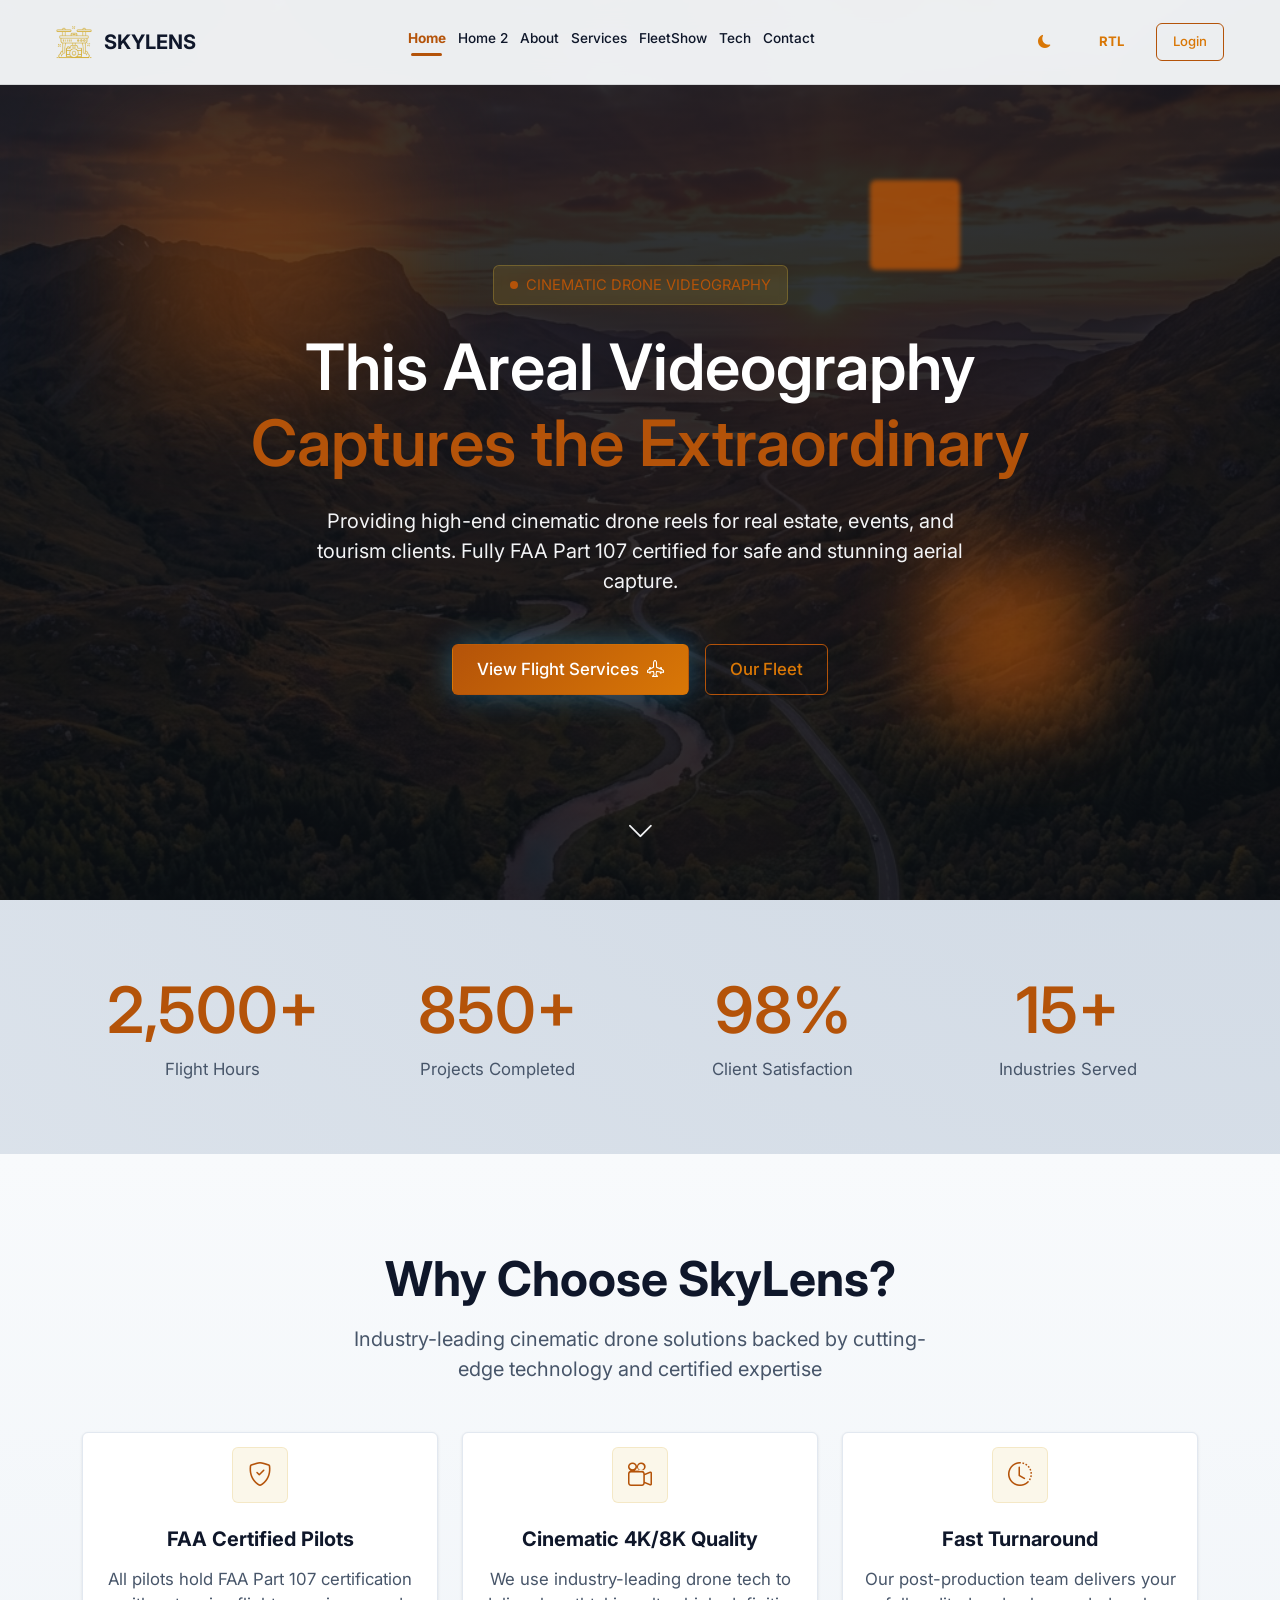
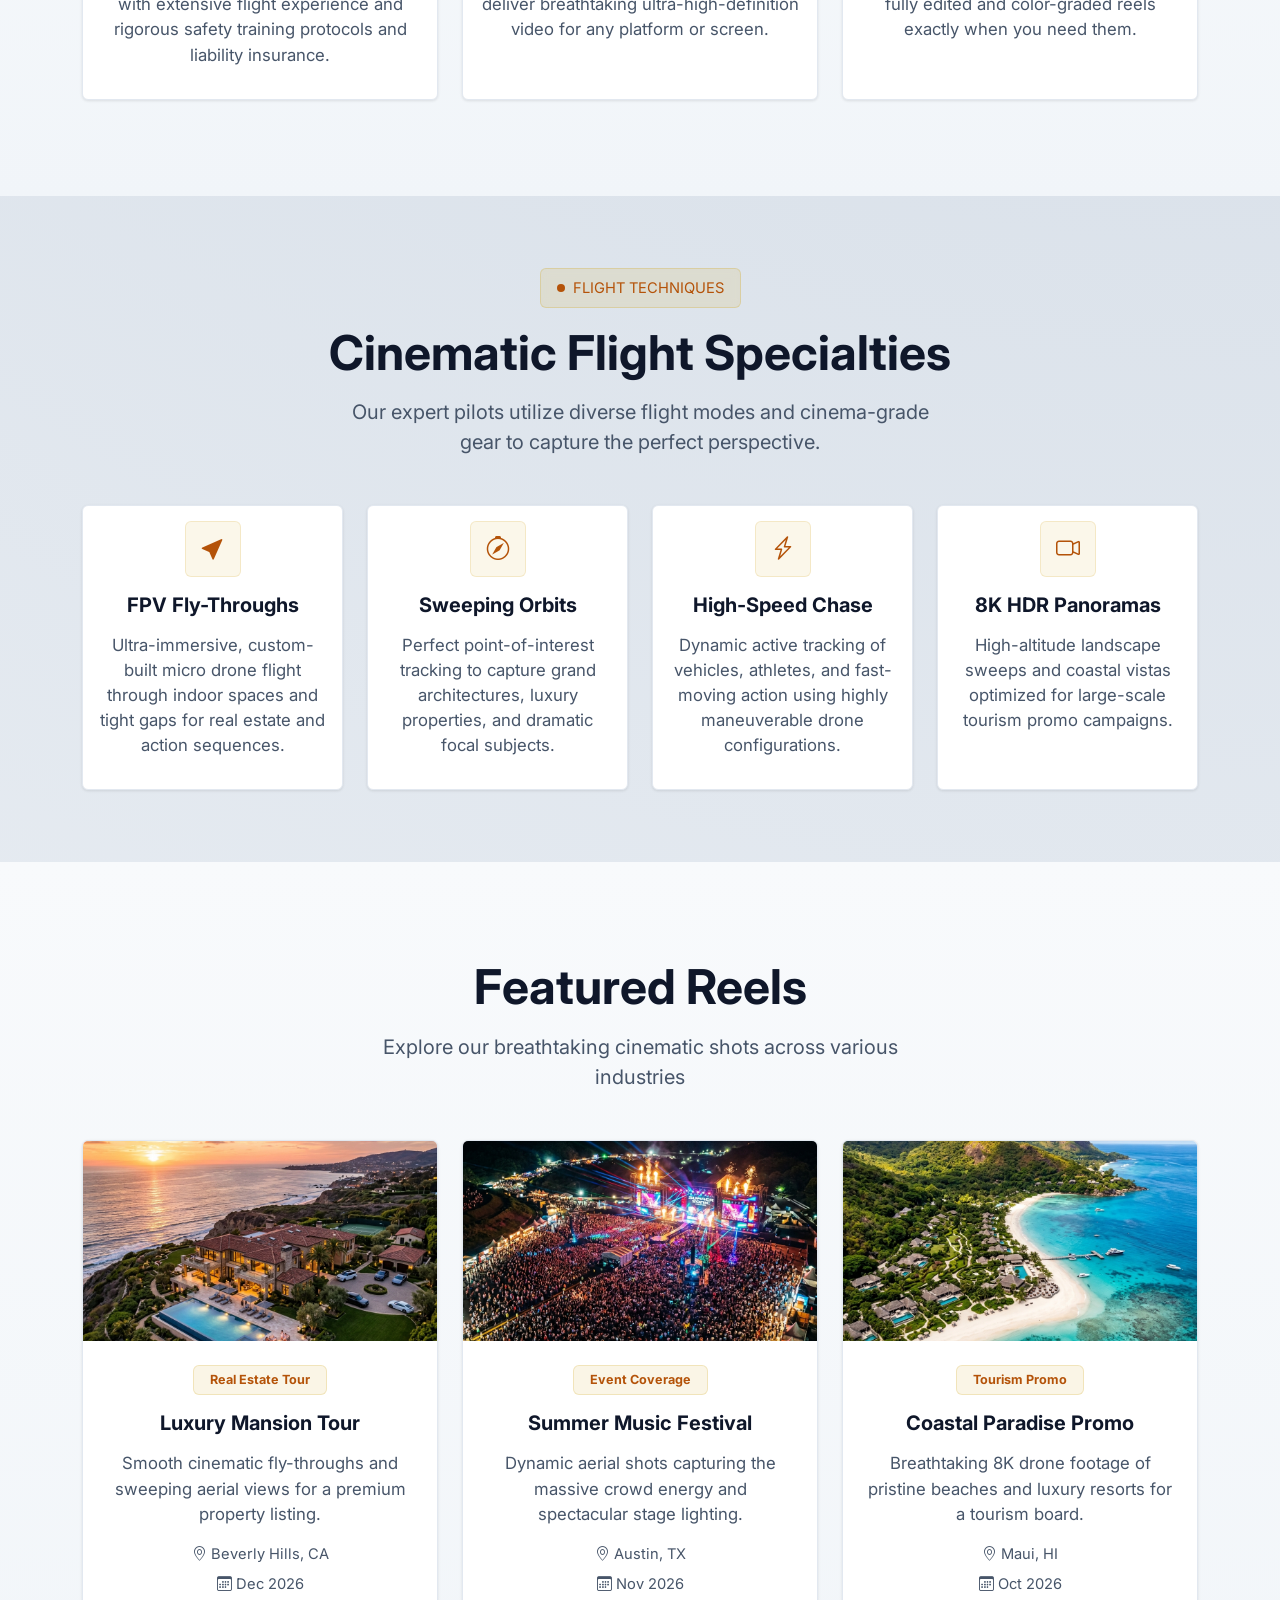
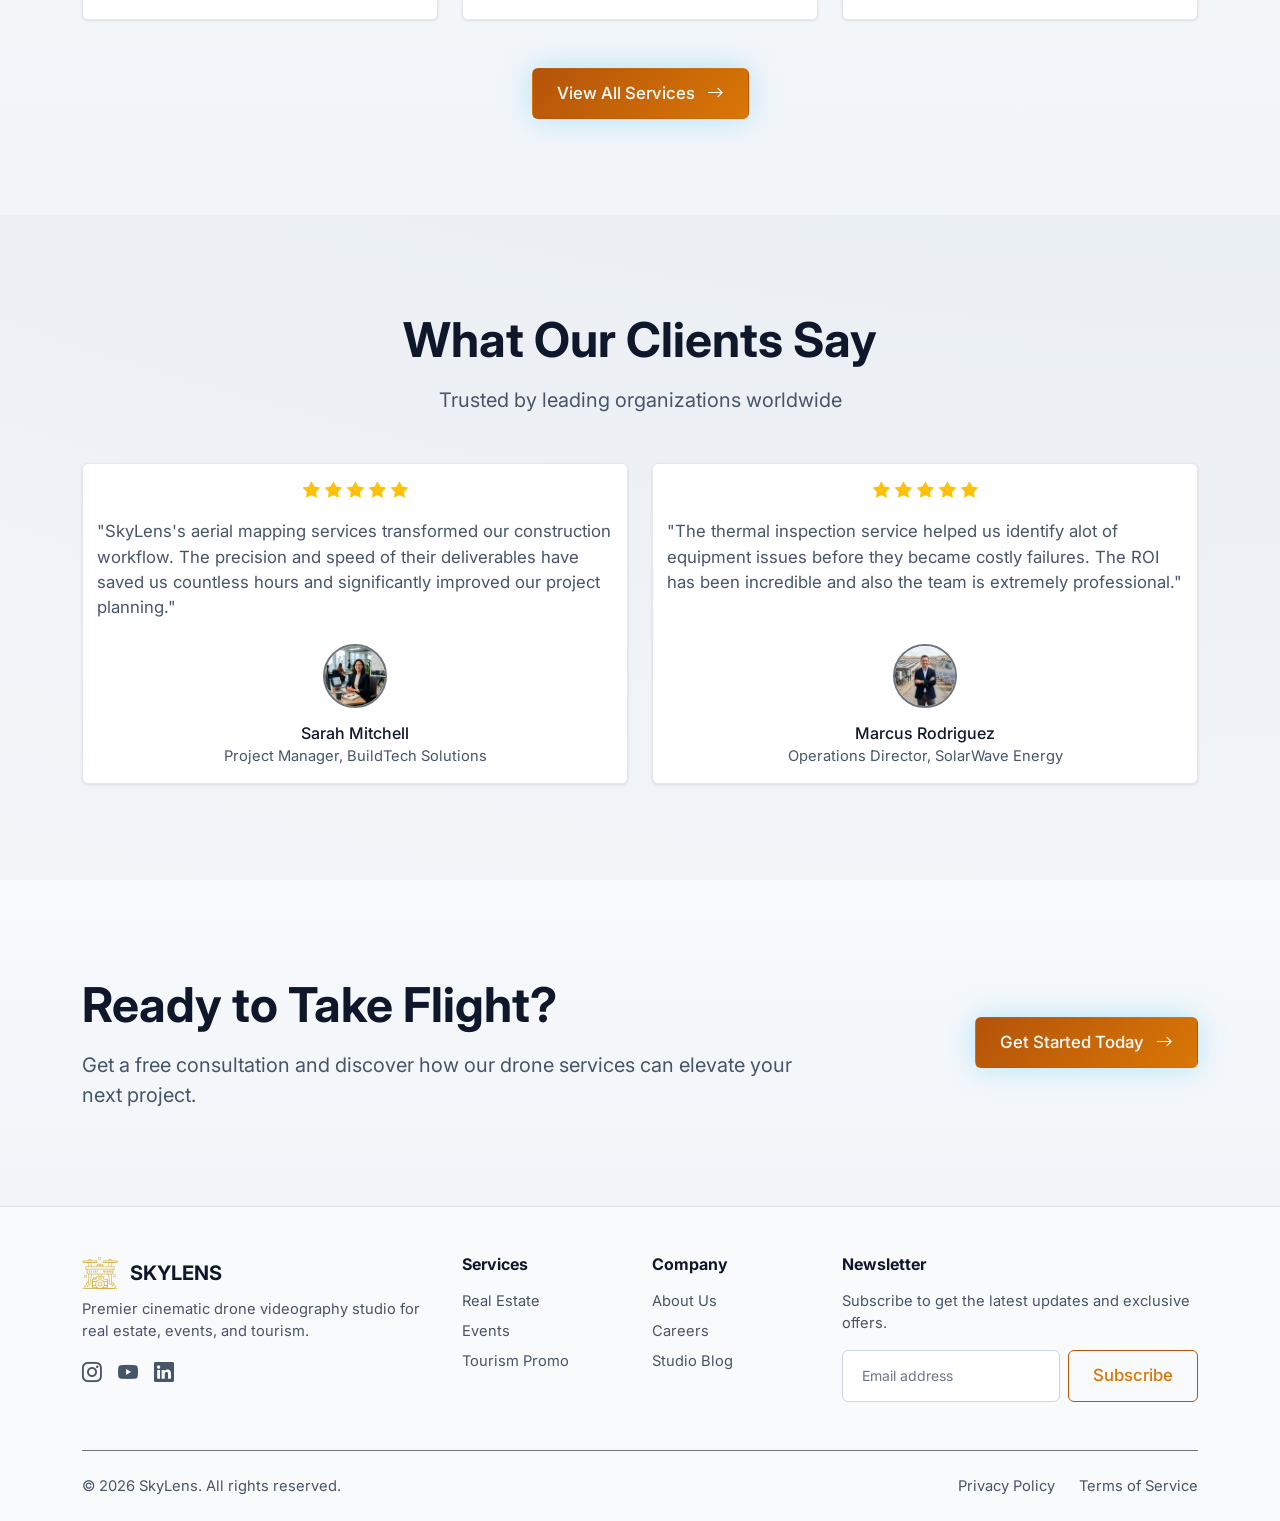
<file: index.html>
<!DOCTYPE html>
<html lang="en">

<head>
    <meta charset="UTF-8">
    <meta name="viewport" content="width=device-width, initial-scale=1.0">
    <title>SkyLens</title>

    <!-- SEO Meta Tags -->
    <meta name="description"
        content="Cinematic drone reels for real estate, events, and tourism clients. Fully FAA Part 107 certified with strict regulatory compliance credentials.">
    <meta name="keywords"
        content="drone videography, aerial studio, real estate drone, event videography, tourism drone reels, FAA certified drone">
    <meta name="author" content="SkyLens">

    <!-- Open Graph / Facebook -->
    <meta property="og:type" content="website">
    <meta property="og:url" content="https://aerialdronestudio.com/">
    <meta property="og:title" content="SkyLens">
    <meta property="og:description" content="Cinematic drone reels for real estate, events, and tourism clients.">
    <meta property="og:image" content="https://aerialdronestudio.com/favicon.png">

    <!-- Twitter Card -->
    <meta name="twitter:card" content="summary_large_image">
    <meta name="twitter:url" content="https://aerialdronestudio.com/">
    <meta name="twitter:title" content="SkyLens">
    <meta name="twitter:description" content="Cinematic drone reels for real estate, events, and tourism clients.">
    <meta name="twitter:image" content="https://aerialdronestudio.com/favicon.png">

    <!-- Performance Optimization: Resource Hints -->
    <!-- DNS Prefetch for faster domain resolution -->
    <link rel="dns-prefetch" href="https://fonts.googleapis.com">
    <link rel="dns-prefetch" href="https://fonts.gstatic.com">
    <link rel="dns-prefetch" href="https://cdn.jsdelivr.net">

    <!-- Preconnect for critical third-party origins -->
    <link rel="preconnect" href="https://fonts.googleapis.com">
    <link rel="preconnect" href="https://fonts.gstatic.com" crossorigin>
    <link rel="preconnect" href="https://cdn.jsdelivr.net" crossorigin>

    <!-- Fonts -->
    <link href="https://fonts.googleapis.com/css2?family=Inter:wght@300;400;500;600;700;800&display=swap"
        rel="stylesheet">

    <!-- Bootstrap CSS -->
    <link id="bootstrap-css" href="https://cdn.jsdelivr.net/npm/bootstrap@5.3.0/dist/css/bootstrap.min.css"
        rel="stylesheet">
    <!-- Bootstrap Icons -->
    <link rel="stylesheet" href="https://cdn.jsdelivr.net/npm/bootstrap-icons@1.11.1/font/bootstrap-icons.css">

    <!-- Custom Styles -->
    <link rel="stylesheet" href="assets/css/style.css">

    <!-- Favicon -->
    <link rel="icon" type="image/png" href="favicon.png">
</head>

<body>

    <!-- Navigation -->
    <nav class="navbar navbar-expand-custom fixed-top" id="mainNavbar" role="navigation" aria-label="Main navigation">
        <div class="container-xl">
            <a class="navbar-brand brand-logo-dark" href="index.html" aria-label="SkyLens home">
                <img src="favicon.png" alt="SkyLens Logo" width="36" height="36" class="me-1">
                <span class="h5 fw-bold text-main m-0 tracking-tight">SKYLENS</span>
            </a>

            <div class="d-flex align-items-center gap-2">
                <!-- Theme Toggle - Always visible beside nav toggle -->
                <!-- Theme Toggle - Always visible beside nav toggle -->
                <button class="theme-toggle btn btn-sm btn-outline-custom border-0 p-2 d-custom-none"
                    style="white-space: nowrap;">
                    <i class="bi bi-sun-fill"></i>
                </button>
                <button class="rtl-toggle btn btn-sm btn-outline-custom border-0 p-2 d-custom-none"
                    style="white-space: nowrap;" title="Toggle RTL">
                    <span class="rtl-text fw-bold">RTL</span>
                </button>
                <a href="login.html" class="btn btn-sm btn-outline-custom d-custom-none">Login</a>

                <!-- Nav Toggle Button -->
                <button class="navbar-toggler border-0 shadow-none text-main" type="button" data-bs-toggle="offcanvas"
                    data-bs-target="#offcanvasNavbar" aria-controls="offcanvasNavbar"
                    aria-label="Toggle navigation menu" style="white-space: nowrap;">
                    <i class="bi bi-list fs-2"></i>
                </button>
            </div>
            <div class="offcanvas offcanvas-end" tabindex="-1" id="offcanvasNavbar"
                aria-labelledby="offcanvasNavbarLabel" style="background-color: var(--autonix-bg);">
                <div class="offcanvas-header border-bottom border-secondary">
                    <h5 class="offcanvas-title text-main fw-bold" id="offcanvasNavbarLabel">Menu</h5>
                    <button type="button" class="btn-close btn-close-white" data-bs-dismiss="offcanvas"
                        aria-label="Close"></button>
                </div>
                <div class="offcanvas-body d-flex flex-column">
                    <ul class="navbar-nav ms-auto align-items-center gap-lg-4">
                        <!-- Home Dropdown -->
                        <!-- Home Links -->
                        <li class="nav-item"><a class="nav-link active" href="index.html">Home</a></li>
                        <li class="nav-item"><a class="nav-link" href="home-2.html">Home 2</a></li>
                        <li class="nav-item"><a class="nav-link" href="about.html">About</a></li>
                        <li class="nav-item"><a class="nav-link" href="services.html">Services</a></li>
                        <li class="nav-item"><a class="nav-link" href="fleetshow.html">FleetShow</a></li>
                        <li class="nav-item"><a class="nav-link" href="technology.html">Tech</a></li>
                        <li class="nav-item"><a class="nav-link" href="contact.html">Contact</a></li>

                        <!-- Auth Buttons -->
                        <li class="nav-item" id="authButtons">
                            <div class="d-flex gap-2 align-items-center mt-3 mt-lg-0">
                                <button
                                    class="theme-toggle btn btn-sm btn-outline-custom border-0 p-2 d-none d-custom-block"
                                    style="white-space: nowrap;">
                                    <i class="bi bi-sun-fill"></i>
                                </button>
                                <button
                                    class="rtl-toggle btn btn-sm btn-outline-custom border-0 p-2 d-none d-custom-block ms-2"
                                    style="white-space: nowrap;" title="Toggle RTL">
                                    <span class="rtl-text fw-bold">RTL</span>
                                </button>
                                <a href="login.html" class="btn btn-sm btn-outline-custom ms-2">Login</a>
                            </div>
                        </li>

                    </ul>
                </div>
            </div>
        </div>
    </nav>

    <!-- Hero Section -->
    <main id="main-content">
        <section class="hero-section" id="hero" aria-label="Welcome to SkyLens"
            style="background: linear-gradient(rgba(11, 15, 20, 0.85), rgba(11, 15, 20, 0.85)), url('assets/img/hero_index_1782537120292.png') no-repeat center center/cover;">
            <div class="hero-shape shape-1"></div>
            <div class="hero-shape shape-2"></div>
            <div class="hero-shape shape-3"></div>

            <div class="container text-center position-relative z-2">
                <div class="d-inline-flex align-items-center gap-2 badge-custom mb-4">
                    <span class="bg-gold rounded-circle" style="width: 8px; height: 8px;"></span>
                    <span class="text-gold text-uppercase fw-medium small tracking-wider">Cinematic Drone
                        Videography</span>
                </div>

                <h1 class="display-3 fw-bolder text-white mb-4 lh-tight">
                    This Areal Videography <br>
                    <span class="text-gradient">Captures the Extraordinary</span>
                </h1>

                <p class="lead text-gray mb-5 mx-auto" style="max-width: 700px;">
                    Providing high-end cinematic drone reels for real estate, events, and tourism clients.
                    Fully FAA Part 107 certified for safe and stunning aerial capture.
                </p>

                <div class="d-flex flex-column flex-sm-row justify-content-center gap-3">
                    <a href="services.html"
                        class="btn btn-gradient d-flex align-items-center justify-content-center gap-2 text-decoration-none">
                        View Flight Services <i class="bi bi-airplane-engines"></i>
                    </a>
                    <a href="technology.html" class="btn btn-outline-custom text-decoration-none">
                        Our Fleet
                    </a>
                </div>
            </div>

            <div class="position-absolute bottom-0 mb-5 animate-bounce-slow text-gray">
                <i class="bi bi-chevron-down fs-3" aria-hidden="true"></i>
            </div>
        </section>

        <!-- Stats Section -->
        <section class="py-5">
            <div class="container py-4">
                <div class="row g-4 text-center">
                    <div class="col-6 col-lg-3">
                        <h2 class="display-4 fw-bold text-cyan mb-2">2,500+</h2>
                        <p class="text-gray mb-0">Flight Hours</p>
                    </div>
                    <div class="col-6 col-lg-3">
                        <h2 class="display-4 fw-bold text-cyan mb-2">850+</h2>
                        <p class="text-gray mb-0">Projects Completed</p>
                    </div>
                    <div class="col-6 col-lg-3">
                        <h2 class="display-4 fw-bold text-cyan mb-2">98%</h2>
                        <p class="text-gray mb-0">Client Satisfaction</p>
                    </div>
                    <div class="col-6 col-lg-3">
                        <h2 class="display-4 fw-bold text-cyan mb-2">15+</h2>
                        <p class="text-gray mb-0">Industries Served</p>
                    </div>
                </div>
            </div>
        </section>

        <!-- Features Section -->
        <section class="py-5 section-bg-gradient">
            <div class="container py-5">
                <div class="text-center mb-5">
                    <h2 class="display-5 fw-bold text-white mb-3">Why Choose SkyLens?</h2>
                    <p class="text-gray lead mx-auto" style="max-width: 600px;">
                        Industry-leading cinematic drone solutions backed by cutting-edge technology and certified
                        expertise
                    </p>
                </div>

                <div class="row g-4">
                    <div class="col-md-6 col-lg-4">
                        <div class="service-card text-center h-100">
                            <div class="icon-box mx-auto">
                                <i class="bi bi-shield-check"></i>
                            </div>
                            <h5 class="text-white fw-bold mb-3 text-center">FAA Certified Pilots</h5>
                            <p class="text-gray">All pilots hold FAA Part 107 certification with extensive flight
                                experience and rigorous safety training protocols and liability insurance.</p>
                        </div>
                    </div>
                    <div class="col-md-6 col-lg-4">
                        <div class="service-card text-center h-100">
                            <div class="icon-box mx-auto">
                                <i class="bi bi-camera-reels"></i>
                            </div>
                            <h5 class="text-white fw-bold mb-3 text-center">Cinematic 4K/8K Quality</h5>
                            <p class="text-gray">We use industry-leading drone tech to deliver breathtaking
                                ultra-high-definition video for any platform or screen.</p>
                        </div>
                    </div>
                    <div class="col-md-12 col-lg-4">
                        <div class="service-card text-center h-100">
                            <div class="icon-box mx-auto">
                                <i class="bi bi-clock-history"></i>
                            </div>
                            <h5 class="text-white fw-bold mb-3 text-center">Fast Turnaround</h5>
                            <p class="text-gray">Our post-production team delivers your fully edited and color-graded
                                reels exactly when you need them.</p>
                        </div>
                    </div>
                </div>
        </section>

        <!-- Filming Specialties Section -->
        <section class="py-5">
            <div class="container py-4">
                <div class="text-center mb-5">
                    <div class="d-inline-flex align-items-center gap-2 badge-custom mb-3">
                        <span class="bg-gold rounded-circle" style="width: 8px; height: 8px;"></span>
                        <span class="text-gold text-uppercase fw-medium small tracking-wider">Flight Techniques</span>
                    </div>
                    <h2 class="display-5 fw-bold text-white mb-3">Cinematic Flight Specialties</h2>
                    <p class="text-gray lead mx-auto" style="max-width: 600px;">
                        Our expert pilots utilize diverse flight modes and cinema-grade gear to capture the perfect
                        perspective.
                    </p>
                </div>
                <div class="row g-4">
                    <div class="col-md-6 col-lg-3">
                        <div class="service-card text-center h-100">
                            <div class="icon-box mx-auto mb-3">
                                <i class="bi bi-cursor-fill text-gold"></i>
                            </div>
                            <h5 class="text-white fw-bold mb-3">FPV Fly-Throughs</h5>
                            <p class="text-gray">Ultra-immersive, custom-built micro drone flight through indoor spaces
                                and tight gaps for real estate and action sequences.</p>
                        </div>
                    </div>
                    <div class="col-md-6 col-lg-3">
                        <div class="service-card text-center h-100">
                            <div class="icon-box mx-auto mb-3">
                                <i class="bi bi-compass text-gold"></i>
                            </div>
                            <h5 class="text-white fw-bold mb-3">Sweeping Orbits</h5>
                            <p class="text-gray">Perfect point-of-interest tracking to capture grand architectures,
                                luxury properties, and dramatic focal subjects.</p>
                        </div>
                    </div>
                    <div class="col-md-6 col-lg-3">
                        <div class="service-card text-center h-100">
                            <div class="icon-box mx-auto mb-3">
                                <i class="bi bi-lightning-charge text-gold"></i>
                            </div>
                            <h5 class="text-white fw-bold mb-3">High-Speed Chase</h5>
                            <p class="text-gray">Dynamic active tracking of vehicles, athletes, and fast-moving action
                                using highly maneuverable drone configurations.</p>
                        </div>
                    </div>
                    <div class="col-md-6 col-lg-3">
                        <div class="service-card text-center h-100">
                            <div class="icon-box mx-auto mb-3">
                                <i class="bi bi-camera-video text-gold"></i>
                            </div>
                            <h5 class="text-white fw-bold mb-3">8K HDR Panoramas</h5>
                            <p class="text-gray">High-altitude landscape sweeps and coastal vistas optimized for
                                large-scale tourism promo campaigns.</p>
                        </div>
                    </div>
                </div>
            </div>
        </section>

        <!-- Latest Projects showcase -->
        <section class="py-5 section-bg-gradient">
            <div class="container py-5">
                <div class="text-center mb-5">
                    <h2 class="display-5 fw-bold text-white mb-3">Featured Reels</h2>
                    <p class="text-gray lead mx-auto" style="max-width: 600px;">
                        Explore our breathtaking cinematic shots across various industries
                    </p>
                </div>

                <div class="row g-4">
                    <div class="col-md-4">
                        <div class="service-card h-100 d-flex flex-column text-center overflow-hidden p-0">
                            <img src="assets/img/real_estate_drone.png" class="img-fluid w-100" alt="Real Estate"
                                style="height: 200px; object-fit: cover;">
                            <div class="p-4 d-flex flex-column flex-grow-1">
                                <div class="mb-3">
                                    <span class="badge bg-gold-translucent text-gold px-3 py-2">Real Estate Tour</span>
                                </div>
                                <h5 class="text-white fw-bold mb-3">Luxury Mansion Tour</h5>
                                <p class="text-gray mb-3">Smooth cinematic fly-throughs and sweeping aerial views for a
                                    premium property listing.</p>
                                <div class="d-flex flex-column align-items-center gap-2 small text-gray mt-auto">
                                    <span><i class="bi bi-geo-alt me-1"></i>Beverly Hills, CA</span>
                                    <span><i class="bi bi-calendar3 me-1"></i>Dec 2026</span>
                                </div>
                            </div>
                        </div>
                    </div>
                    <div class="col-md-4">
                        <div class="service-card h-100 d-flex flex-column text-center overflow-hidden p-0">
                            <img src="assets/img/event_drone.png" class="img-fluid w-100" alt="Events"
                                style="height: 200px; object-fit: cover;">
                            <div class="p-4 d-flex flex-column flex-grow-1">
                                <div class="mb-3">
                                    <span class="badge bg-gold-translucent text-gold px-3 py-2">Event Coverage</span>
                                </div>
                                <h5 class="text-white fw-bold mb-3">Summer Music Festival</h5>
                                <p class="text-gray mb-3">Dynamic aerial shots capturing the massive crowd energy and
                                    spectacular stage lighting.</p>
                                <div class="d-flex flex-column align-items-center gap-2 small text-gray mt-auto">
                                    <span><i class="bi bi-geo-alt me-1"></i>Austin, TX</span>
                                    <span><i class="bi bi-calendar3 me-1"></i>Nov 2026</span>
                                </div>
                            </div>
                        </div>
                    </div>
                    <div class="col-md-4">
                        <div class="service-card h-100 d-flex flex-column text-center overflow-hidden p-0">
                            <img src="assets/img/tourism_drone.png" class="img-fluid w-100" alt="Tourism"
                                style="height: 200px; object-fit: cover;">
                            <div class="p-4 d-flex flex-column flex-grow-1">
                                <div class="mb-3">
                                    <span class="badge bg-gold-translucent text-gold px-3 py-2">Tourism Promo</span>
                                </div>
                                <h5 class="text-white fw-bold mb-3">Coastal Paradise Promo</h5>
                                <p class="text-gray mb-3">Breathtaking 8K drone footage of pristine beaches and luxury
                                    resorts for a tourism board.</p>
                                <div class="d-flex flex-column align-items-center gap-2 small text-gray mt-auto">
                                    <span><i class="bi bi-geo-alt me-1"></i>Maui, HI</span>
                                    <span><i class="bi bi-calendar3 me-1"></i>Oct 2026</span>
                                </div>
                            </div>
                        </div>
                    </div>
                </div>

                <div class="text-center mt-5">
                    <a href="services.html" class="btn btn-gradient">
                        View All Services <i class="bi bi-arrow-right ms-2"></i>
                    </a>
                </div>
            </div>
        </section>

        <!-- Client Testimonials -->
        <section class="py-5">
            <div class="container py-5">
                <div class="text-center mb-5">
                    <h2 class="display-5 fw-bold text-white mb-3">What Our Clients Say</h2>
                    <p class="text-gray lead mx-auto" style="max-width: 600px;">
                        Trusted by leading organizations worldwide
                    </p>
                </div>

                <div class="row g-4">
                    <div class="col-md-6">
                        <div class="service-card h-100 d-flex flex-column">
                            <div class="mb-3 text-center">
                                <i class="bi bi-star-fill text-warning"></i>
                                <i class="bi bi-star-fill text-warning"></i>
                                <i class="bi bi-star-fill text-warning"></i>
                                <i class="bi bi-star-fill text-warning"></i>
                                <i class="bi bi-star-fill text-warning"></i>
                            </div>
                            <p class="text-gray mb-4">"SkyLens's aerial mapping services transformed our construction
                                workflow. The precision and speed of their deliverables have saved us countless hours
                                and significantly improved our project planning."</p>
                            <div class="d-flex align-items-center gap-3 justify-content-center mt-auto">
                                <div class="text-center">
                                    <img src="assets/img/client_1.png" alt="Sarah Mitchell"
                                        class="rounded-circle mb-3 border border-2 border-secondary"
                                        style="width: 64px; height: 64px; object-fit: cover;">
                                    <h6 class="text-white mb-0">Sarah Mitchell</h6>
                                    <small class="text-gray">Project Manager, BuildTech Solutions</small>
                                </div>
                            </div>
                        </div>
                    </div>
                    <div class="col-md-6">
                        <div class="service-card h-100 d-flex flex-column">
                            <div class="mb-3 text-center">
                                <i class="bi bi-star-fill text-warning"></i>
                                <i class="bi bi-star-fill text-warning"></i>
                                <i class="bi bi-star-fill text-warning"></i>
                                <i class="bi bi-star-fill text-warning"></i>
                                <i class="bi bi-star-fill text-warning"></i>
                            </div>
                            <p class="text-gray mb-4">"The thermal inspection service helped us identify alot of
                                equipment
                                issues before they became costly failures. The ROI has been incredible and also the team
                                is
                                extremely professional."</p>
                            <div class="d-flex align-items-center gap-3 justify-content-center mt-auto">
                                <div class="text-center">
                                    <img src="assets/img/client_2.png" alt="Marcus Rodriguez"
                                        class="rounded-circle mb-3 border border-2 border-secondary"
                                        style="width: 64px; height: 64px; object-fit: cover;">
                                    <h6 class="text-white mb-0">Marcus Rodriguez</h6>
                                    <small class="text-gray">Operations Director, SolarWave Energy</small>
                                </div>
                            </div>
                        </div>
                    </div>
                </div>
            </div>
        </section>

        <!-- CTA Section -->
        <section class="py-5 section-bg-gradient">
            <div class="container py-5">
                <div class="row align-items-center g-4">
                    <div class="col-lg-8 text-center text-lg-start">
                        <h2 class="display-5 fw-bold text-white mb-3">Ready to Take Flight?</h2>
                        <p class="text-gray lead mb-0">
                            Get a free consultation and discover how our drone services can elevate your next project.
                        </p>
                    </div>
                    <div class="col-lg-4 text-lg-end text-center">
                        <a href="contact.html" class="btn btn-gradient btn-lg">
                            Get Started Today <i class="bi bi-arrow-right ms-2"></i>
                        </a>
                    </div>
                </div>
            </div>
        </section>
    </main>

    <!-- Footer -->
    <footer class="pt-5 pb-4" role="contentinfo" aria-label="Site footer">
        <div class="container">
            <div class="row g-4 mb-5">
                <div class="col-12 col-md-6 col-lg-4">
                    <a class="navbar-brand brand-logo-dark" href="index.html" aria-label="SkyLens home">
                        <img src="favicon.png" alt="SkyLens Logo" width="36" height="36" class="me-1">
                        <span class="h5 fw-bold text-main m-0 tracking-tight">SKYLENS</span>
                    </a>
                    <p class="text-gray small mb-3">Premier cinematic drone videography studio for real estate, events,
                        and tourism.</p>
                    <div class="d-flex gap-3">
                        <a href="https://instagram.com/" target="_blank" rel="noopener noreferrer"
                            class="text-gray fs-5 social-icon social-instagram" aria-label="Follow us on 
Instagram"><i class="bi bi-instagram"></i></a>
                        <a href="https://youtube.com/" target="_blank" rel="noopener noreferrer"
                            class="text-gray fs-5 social-icon social-youtube" aria-label="Subscribe on YouTube"><i
                                class="bi bi-youtube"></i></a>
                        <a href="https://linkedin.com/" target="_blank" rel="noopener noreferrer"
                            class="text-gray fs-5 social-icon social-linkedin" aria-label="Connect on LinkedIn"><i
                                class="bi bi-linkedin"></i></a>
                    </div>
                </div>
                <div class="col-6 col-md-6 col-lg-2">
                    <h6 class="text-main fw-bold mb-3">Services</h6>
                    <ul class="list-unstyled d-flex flex-column gap-2 small">
                        <li><a href="services.html#real-estate" class="footer-link">Real Estate</a></li>
                        <li><a href="services.html#events" class="footer-link">Events</a></li>
                        <li><a href="services.html#tourism" class="footer-link">Tourism Promo</a></li>
                    </ul>
                </div>
                <div class="col-6 col-md-6 col-lg-2">
                    <h6 class="text-main fw-bold mb-3">Company</h6>
                    <ul class="list-unstyled d-flex flex-column gap-2 small">
                        <li><a href="about.html" class="footer-link">About Us</a></li>
                        <li><a href="careers.html" class="footer-link">Careers</a></li>
                        <li><a href="blog.html" class="footer-link">Studio Blog</a></li>
                    </ul>
                </div>
                <div class="col-12 col-md-6 col-lg-4">
                    <h6 class="text-main fw-bold mb-3">Newsletter</h6>
                    <p class="text-gray small mb-3">Subscribe to get the latest updates and exclusive offers.</p>
                    <form class="d-flex gap-2" onsubmit="event.preventDefault();">
                        <input type="email" class="form-control form-control-sm text-main"
                            placeholder="Email address" required>
                        <button class="btn btn-sm btn-outline-custom" type="submit">Subscribe</button>
                    </form>
                </div>
            </div>
            <div
                class="border-top border-secondary pt-4 d-flex flex-column flex-md-row justify-content-between align-items-center gap-3 text-muted small">
                <div>&copy; 2026 SkyLens. All rights reserved.</div>
                <div class="d-flex gap-4">
                    <a href="privacy.html" class="footer-link">Privacy Policy</a>
                    <a href="privacy.html" class="footer-link">Terms of Service</a>
                </div>
            </div>
        </div>
    </footer>



    <!-- Bootstrap Bundle JS -->
    <script src="https://cdn.jsdelivr.net/npm/bootstrap@5.3.0/dist/js/bootstrap.bundle.min.js"></script>
    <script type="module" src="assets/js/main.js"></script>
    <script type="module" src="assets/js/theme.js"></script>
    <!-- Back To Top Button -->
    <button id="backToTop" class="back-to-top" aria-label="Back to Top">
        <i class="bi bi-arrow-up"></i>
    </button>
</body>

</html>
</file>
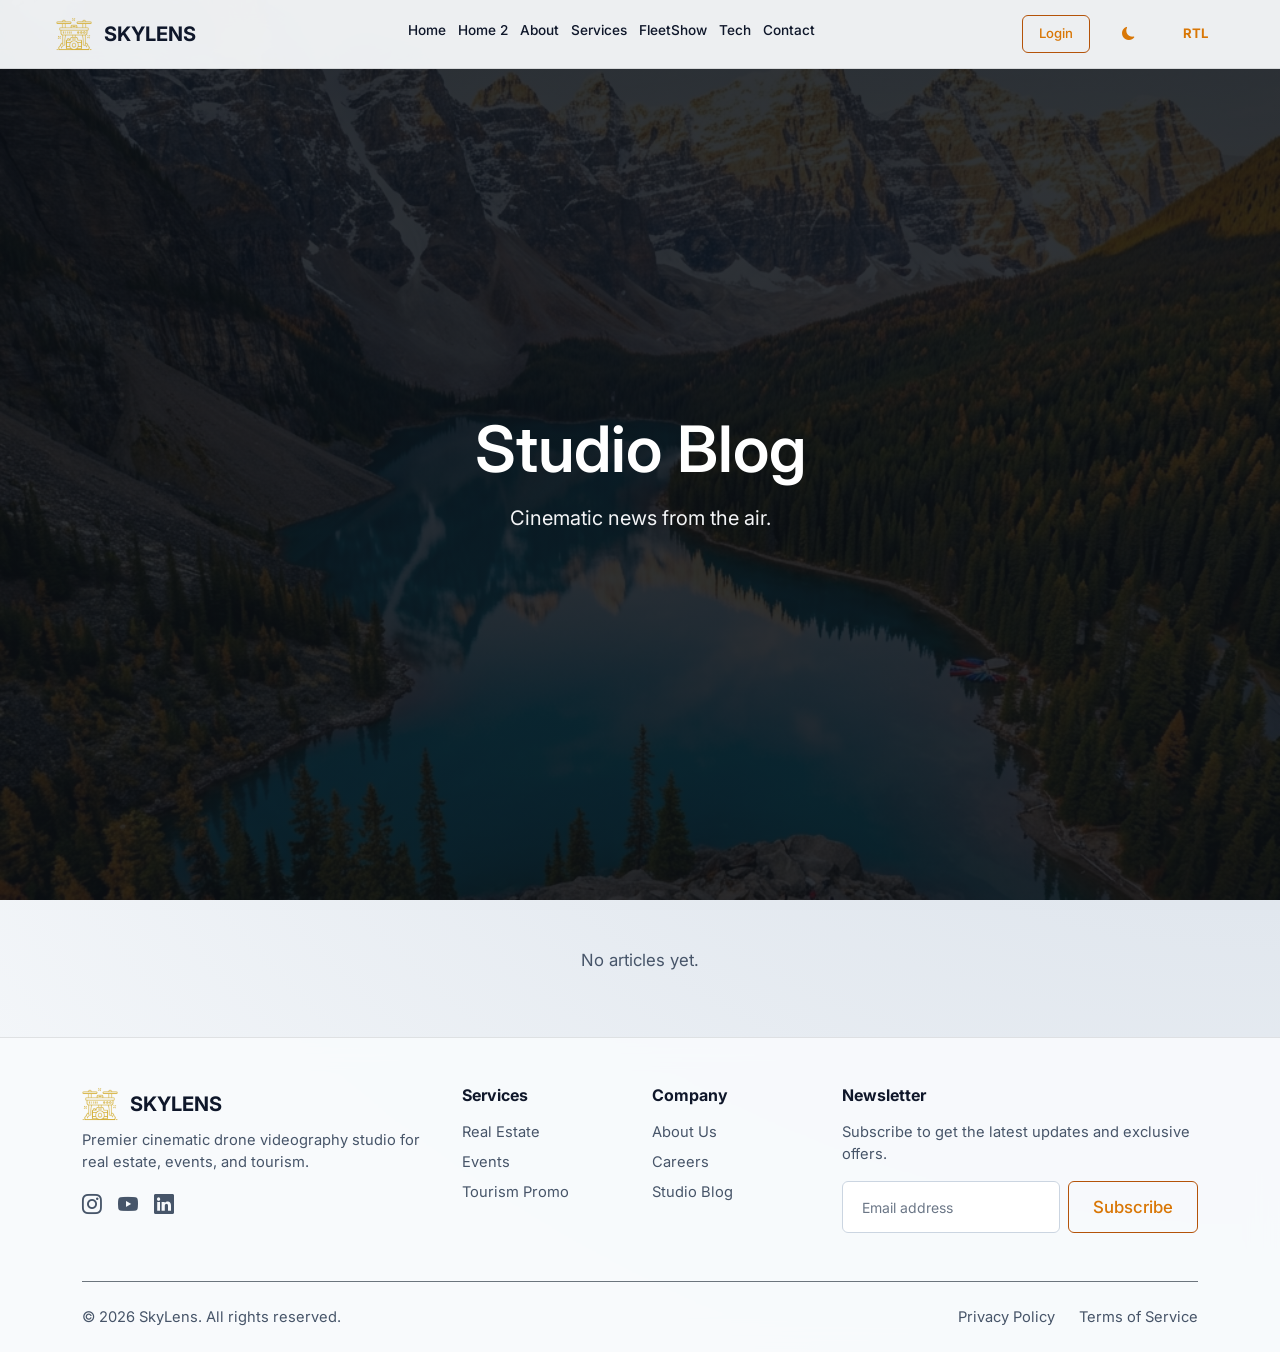
<file: blog.html>
<!DOCTYPE html>
<html lang="en">

<head>
    <meta charset="UTF-8">
    <meta name="viewport" content="width=device-width, initial-scale=1.0">
    <title>Studio Blog | SkyLens</title>

    <!-- SEO Meta Tags -->
    <meta name="description"
        content="Latest news and insights from SkyLens. Stay updated on cinematic drone videography, events, and real estate reels.">
    <meta name="keywords" content="drone blog, cinematic videography news, aerial studio blog">

    <!-- Open Graph / Facebook -->
    <meta property="og:type" content="website">
    <meta property="og:url" content="https://aerialdronestudio.com/blog.html">
    <meta property="og:title" content="Studio Blog | SkyLens">
    <meta property="og:description" content="Latest news and insights on drone videography.">
    <meta property="og:image" content="https://aerialdronestudio.com/favicon.png">
    <link rel="preconnect" href="https://fonts.googleapis.com">
    <link rel="preconnect" href="https://fonts.gstatic.com" crossorigin>
    <link href="https://fonts.googleapis.com/css2?family=Inter:wght@300;400;500;600;700;800&display=swap"
        rel="stylesheet">
    <link id="bootstrap-css" href="https://cdn.jsdelivr.net/npm/bootstrap@5.3.0/dist/css/bootstrap.min.css" rel="stylesheet">
    <link rel="stylesheet" href="https://cdn.jsdelivr.net/npm/bootstrap-icons@1.11.1/font/bootstrap-icons.css">
    <link rel="stylesheet" href="assets/css/style.css">
    <link rel="icon" type="image/png" href="favicon.png">
</head>

<body>
    <nav class="navbar navbar-expand-custom fixed-top" id="mainNavbar" role="navigation" aria-label="Main navigation">
        <div class="container-xl">
            <a class="navbar-brand brand-logo-dark" href="index.html" aria-label="SkyLens home">
                <img src="favicon.png" alt="SkyLens Logo" width="36" height="36" class="me-1">
                <span class="h5 fw-bold text-main m-0 tracking-tight">SKYLENS</span>
            </a>

            <div class="d-flex align-items-center gap-2">
                <!-- Theme Toggle - Always visible beside nav toggle -->
                <!-- Theme Toggle - Always visible beside nav toggle -->
                <button class="theme-toggle btn btn-sm btn-outline-custom border-0 p-2 d-custom-none"
                    style="white-space: nowrap;">
                    <i class="bi bi-sun-fill"></i>
                </button>
                <button class="rtl-toggle btn btn-sm btn-outline-custom border-0 p-2 d-custom-none" style="white-space: nowrap;" title="Toggle RTL">
                    <span class="rtl-text fw-bold">RTL</span>
                </button>

                <!-- Nav Toggle Button -->
                <button class="navbar-toggler border-0 shadow-none text-main" type="button"
                    data-bs-toggle="offcanvas" data-bs-target="#offcanvasNavbar" aria-controls="offcanvasNavbar"
                    aria-label="Toggle navigation menu" style="white-space: nowrap;">
                    <i class="bi bi-list fs-2"></i>
                </button>
            </div>
            <div class="offcanvas offcanvas-end" tabindex="-1" id="offcanvasNavbar" aria-labelledby="offcanvasNavbarLabel" style="background-color: var(--autonix-bg);">
                <div class="offcanvas-header border-bottom border-secondary">
                    <h5 class="offcanvas-title text-main fw-bold" id="offcanvasNavbarLabel">Menu</h5>
                    <button type="button" class="btn-close btn-close-white" data-bs-dismiss="offcanvas" aria-label="Close"></button>
                </div>
                <div class="offcanvas-body d-flex flex-column">


                <ul class="navbar-nav ms-auto align-items-center gap-lg-4">
                    <!-- Home Dropdown -->
                    <!-- Home Links -->
                    <li class="nav-item"><a class="nav-link" href="index.html">Home</a></li>
                    <li class="nav-item"><a class="nav-link" href="home-2.html">Home 2</a></li>
                    <li class="nav-item"><a class="nav-link" href="about.html">About</a></li>
                    <li class="nav-item"><a class="nav-link" href="services.html">Services</a></li>
                    <li class="nav-item"><a class="nav-link" href="fleetshow.html">FleetShow</a></li>
                    <li class="nav-item"><a class="nav-link" href="technology.html">Tech</a></li>
                    <li class="nav-item"><a class="nav-link" href="contact.html">Contact</a></li>

                                        <!-- Auth Buttons -->
                    <li class="nav-item" id="authButtons">
                        <div class="d-flex gap-2 align-items-center mt-3 mt-lg-0">
                            <a href="login.html" class="btn btn-sm btn-outline-custom">Login</a>
                            <button
                                class="theme-toggle btn btn-sm btn-outline-custom border-0 p-2 d-none d-custom-block ms-2"
                                style="white-space: nowrap;">
                                <i class="bi bi-sun-fill"></i>
                            </button>
                            <button
                                class="rtl-toggle btn btn-sm btn-outline-custom border-0 p-2 d-none d-custom-block ms-2"
                                style="white-space: nowrap;" title="Toggle RTL">
                                <span class="rtl-text fw-bold">RTL</span>
                            </button>
                        </div>
                    </li>

                </ul>
                </div>
            </div>
        </div>
    </nav>
    <div class="page-header" style="background: linear-gradient(rgba(11, 15, 20, 0.85), rgba(11, 15, 20, 0.85)), url('assets/img/header_blog_1782537245637.png') no-repeat center center/cover;">
        <div class="container">
            <h1 class="display-4 fw-bold text-white mb-3">Studio Blog</h1>
            <p class="text-gray mx-auto lead">Cinematic news from the air.</p>
        </div>
    </div>
    <section class="py-5">
        <div class="container text-center text-muted">
            <p>No articles yet.</p>
        </div>
    </section>
    <footer class="pt-5 pb-4" role="contentinfo" aria-label="Site footer">
        <div class="container">
            <div class="row g-4 mb-5">
                <div class="col-12 col-md-6 col-lg-4">
                    <a class="navbar-brand brand-logo-dark" href="index.html" aria-label="SkyLens home">
                        <img src="favicon.png" alt="SkyLens Logo" width="36" height="36" class="me-1">
                        <span class="h5 fw-bold text-main m-0 tracking-tight">SKYLENS</span>
                    </a>
                    <p class="text-gray small mb-3">Premier cinematic drone videography studio for real estate, events, and tourism.</p>
                      <div class="d-flex gap-3">
                          <a href="https://instagram.com/" target="_blank" rel="noopener noreferrer"
                              class="text-gray fs-5 social-icon social-instagram" aria-label="Follow us on 
Instagram"><i
                                  class="bi bi-instagram"></i></a>
                          <a href="https://youtube.com/" target="_blank" rel="noopener noreferrer"
                              class="text-gray fs-5 social-icon social-youtube" aria-label="Subscribe on YouTube"><i
                                  class="bi bi-youtube"></i></a>
                          <a href="https://linkedin.com/" target="_blank" rel="noopener noreferrer"
                              class="text-gray fs-5 social-icon social-linkedin" aria-label="Connect on LinkedIn"><i
                                  class="bi bi-linkedin"></i></a>
                      </div>
                  </div>
                <div class="col-6 col-md-6 col-lg-2">
                    <h6 class="text-main fw-bold mb-3">Services</h6>
                    <ul class="list-unstyled d-flex flex-column gap-2 small">
                        <li><a href="services.html#real-estate" class="footer-link">Real Estate</a></li>
                        <li><a href="services.html#events" class="footer-link">Events</a></li>
                        <li><a href="services.html#tourism" class="footer-link">Tourism Promo</a></li>
                    </ul>
                </div>
                <div class="col-6 col-md-6 col-lg-2">
                    <h6 class="text-main fw-bold mb-3">Company</h6>
                    <ul class="list-unstyled d-flex flex-column gap-2 small">
                        <li><a href="about.html" class="footer-link">About Us</a></li>
                        <li><a href="careers.html" class="footer-link">Careers</a></li>
                        <li><a href="blog.html" class="footer-link">Studio Blog</a></li>
                    </ul>
                </div>
                <div class="col-12 col-md-6 col-lg-4">
                      <h6 class="text-main fw-bold mb-3">Newsletter</h6>
                      <p class="text-gray small mb-3">Subscribe to get the latest updates and exclusive offers.</p>
                      <form class="d-flex gap-2" onsubmit="event.preventDefault();">
                          <input type="email" class="form-control form-control-sm text-main" placeholder="Email address" required>
                          <button class="btn btn-sm btn-outline-custom" type="submit">Subscribe</button>
                      </form>
                  </div>
              </div>
            <div
                class="border-top border-secondary pt-4 d-flex flex-column flex-md-row justify-content-between align-items-center gap-3 text-muted small">
                <div>&copy; 2026 SkyLens. All rights reserved.</div>
                <div class="d-flex gap-4">
                    <a href="privacy.html" class="footer-link">Privacy Policy</a>
                    <a href="privacy.html" class="footer-link">Terms of Service</a>
                </div>
            </div>
        </div>
    </footer>
    <script src="https://cdn.jsdelivr.net/npm/bootstrap@5.3.0/dist/js/bootstrap.bundle.min.js"></script>
    <script type="module" src="assets/js/main.js"></script>
    <script type="module" src="assets/js/theme.js"></script>
<!-- Back To Top Button -->
<button id="backToTop" class="back-to-top" aria-label="Back to Top">
    <i class="bi bi-arrow-up"></i>
</button>
</body>

</html>
</file>
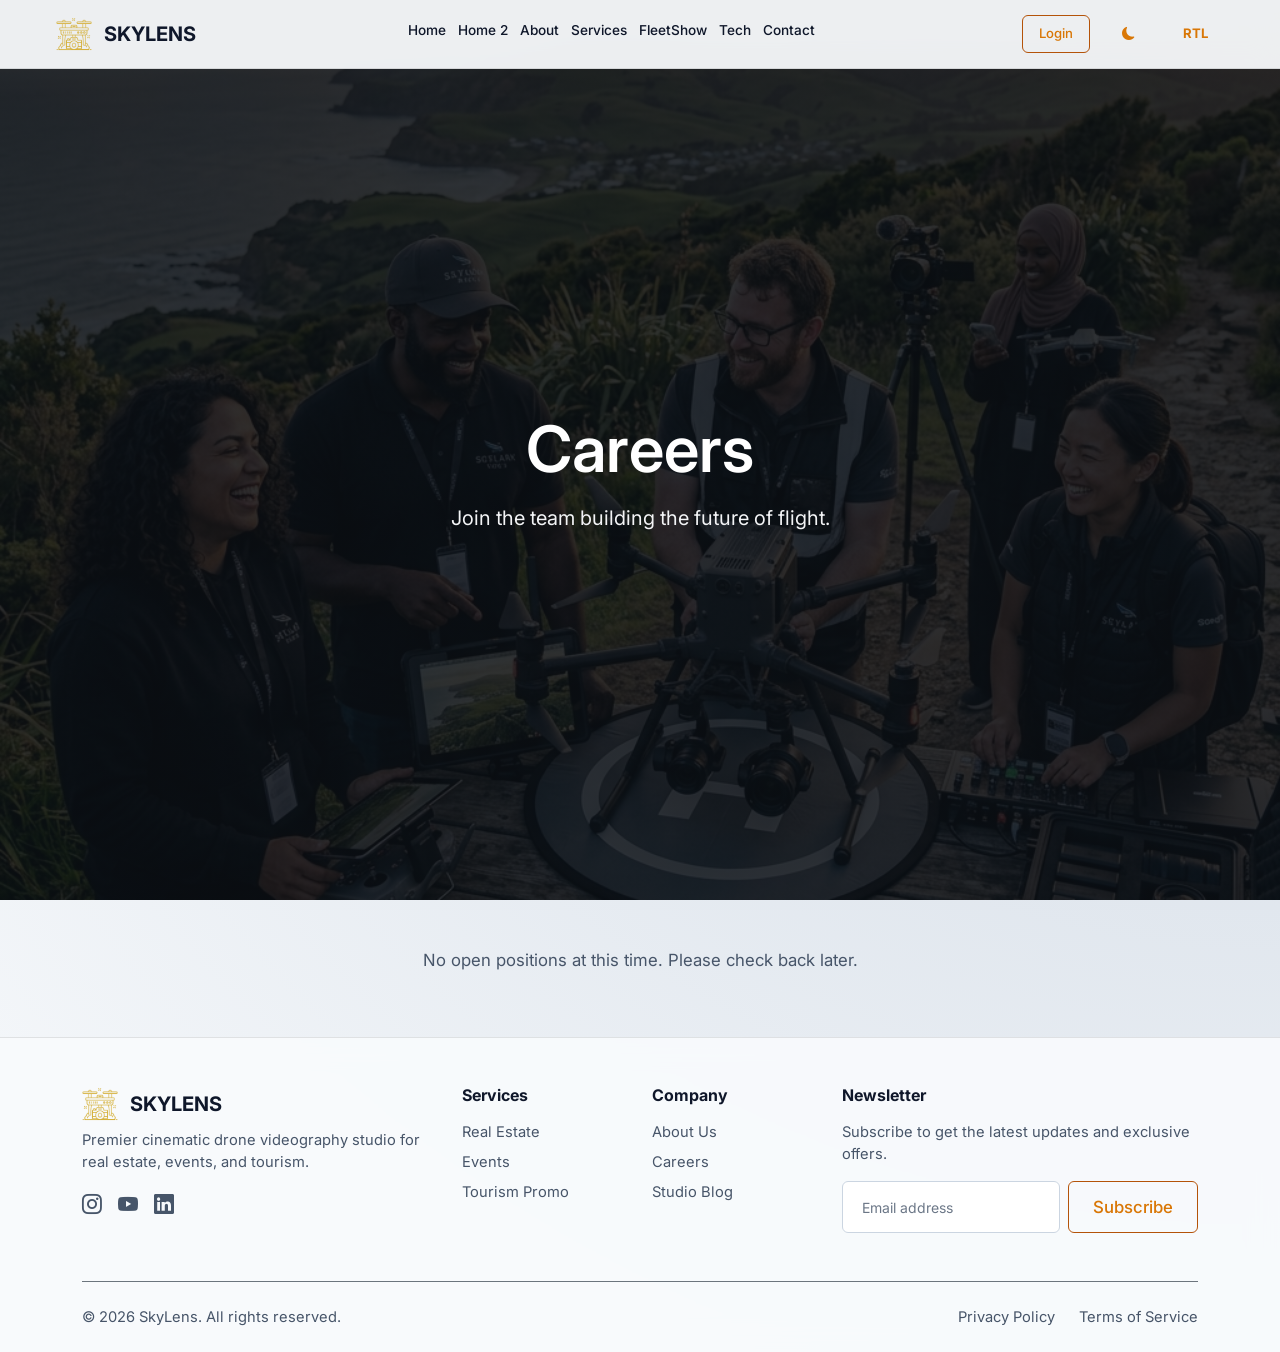
<file: careers.html>
<!DOCTYPE html>
<html lang="en">

<head>
    <meta charset="UTF-8">
    <meta name="viewport" content="width=device-width, initial-scale=1.0">
    <title>Careers | SkyLens</title>

    <!-- SEO Meta Tags -->
    <meta name="description"
        content="Join the SkyLens team. Explore career opportunities for drone videographers and creative professionals.">
    <meta name="keywords" content="drone pilot jobs, videographer careers, aerial technology careers">

    <!-- Open Graph / Facebook -->
    <meta property="og:type" content="website">
    <meta property="og:url" content="https://aerialdronestudio.com/careers.html">
    <meta property="og:title" content="Careers | SkyLens">
    <meta property="og:description"
        content="Join our team of drone videographers and creative professionals.">
    <meta property="og:image" content="https://aerialdronestudio.com/favicon.png">
    <link rel="preconnect" href="https://fonts.googleapis.com">
    <link rel="preconnect" href="https://fonts.gstatic.com" crossorigin>
    <link href="https://fonts.googleapis.com/css2?family=Inter:wght@300;400;500;600;700;800&display=swap"
        rel="stylesheet">
    <link id="bootstrap-css" href="https://cdn.jsdelivr.net/npm/bootstrap@5.3.0/dist/css/bootstrap.min.css" rel="stylesheet">
    <link rel="stylesheet" href="https://cdn.jsdelivr.net/npm/bootstrap-icons@1.11.1/font/bootstrap-icons.css">
    <link rel="stylesheet" href="assets/css/style.css">
    <link rel="icon" type="image/png" href="favicon.png">
</head>

<body>
    <nav class="navbar navbar-expand-custom fixed-top" id="mainNavbar" role="navigation" aria-label="Main navigation">
        <div class="container-xl">
            <a class="navbar-brand brand-logo-dark" href="index.html" aria-label="SkyLens home">
                <img src="favicon.png" alt="SkyLens Logo" width="36" height="36" class="me-1">
                <span class="h5 fw-bold text-main m-0 tracking-tight">SKYLENS</span>
            </a>

            <div class="d-flex align-items-center gap-2">
                <!-- Theme Toggle - Always visible beside nav toggle -->
                <!-- Theme Toggle - Always visible beside nav toggle -->
                <button class="theme-toggle btn btn-sm btn-outline-custom border-0 p-2 d-custom-none"
                    style="white-space: nowrap;">
                    <i class="bi bi-sun-fill"></i>
                </button>
                <button class="rtl-toggle btn btn-sm btn-outline-custom border-0 p-2 d-custom-none" style="white-space: nowrap;" title="Toggle RTL">
                    <span class="rtl-text fw-bold">RTL</span>
                </button>

                <!-- Nav Toggle Button -->
                <button class="navbar-toggler border-0 shadow-none text-main" type="button"
                    data-bs-toggle="offcanvas" data-bs-target="#offcanvasNavbar" aria-controls="offcanvasNavbar"
                    aria-label="Toggle navigation menu" style="white-space: nowrap;">
                    <i class="bi bi-list fs-2"></i>
                </button>
            </div>
            <div class="offcanvas offcanvas-end" tabindex="-1" id="offcanvasNavbar" aria-labelledby="offcanvasNavbarLabel" style="background-color: var(--autonix-bg);">
                <div class="offcanvas-header border-bottom border-secondary">
                    <h5 class="offcanvas-title text-main fw-bold" id="offcanvasNavbarLabel">Menu</h5>
                    <button type="button" class="btn-close btn-close-white" data-bs-dismiss="offcanvas" aria-label="Close"></button>
                </div>
                <div class="offcanvas-body d-flex flex-column">


                <ul class="navbar-nav ms-auto align-items-center gap-lg-4">
                    <!-- Home Dropdown -->
                    <!-- Home Links -->
                    <li class="nav-item"><a class="nav-link" href="index.html">Home</a></li>
                    <li class="nav-item"><a class="nav-link" href="home-2.html">Home 2</a></li>
                    <li class="nav-item"><a class="nav-link" href="about.html">About</a></li>
                    <li class="nav-item"><a class="nav-link" href="services.html">Services</a></li>
                    <li class="nav-item"><a class="nav-link" href="fleetshow.html">FleetShow</a></li>
                    <li class="nav-item"><a class="nav-link" href="technology.html">Tech</a></li>
                    <li class="nav-item"><a class="nav-link" href="contact.html">Contact</a></li>

                                        <!-- Auth Buttons -->
                    <li class="nav-item" id="authButtons">
                        <div class="d-flex gap-2 align-items-center mt-3 mt-lg-0">
                            <a href="login.html" class="btn btn-sm btn-outline-custom">Login</a>
                            <button
                                class="theme-toggle btn btn-sm btn-outline-custom border-0 p-2 d-none d-custom-block ms-2"
                                style="white-space: nowrap;">
                                <i class="bi bi-sun-fill"></i>
                            </button>
                            <button
                                class="rtl-toggle btn btn-sm btn-outline-custom border-0 p-2 d-none d-custom-block ms-2"
                                style="white-space: nowrap;" title="Toggle RTL">
                                <span class="rtl-text fw-bold">RTL</span>
                            </button>
                        </div>
                    </li>

                </ul>
                </div>
            </div>
        </div>
    </nav>
    <div class="page-header" style="background: linear-gradient(rgba(11, 15, 20, 0.85), rgba(11, 15, 20, 0.85)), url('assets/img/header_careers_1782537234187.png') no-repeat center center/cover;">
        <div class="container">
            <h1 class="display-4 fw-bold text-white mb-3">Careers</h1>
            <p class="text-gray mx-auto lead">Join the team building the future of flight.</p>
        </div>
    </div>
    <section class="py-5">
        <div class="container text-center text-muted">
            <p>No open positions at this time. Please check back later.</p>
        </div>
    </section>
    <footer class="pt-5 pb-4" role="contentinfo" aria-label="Site footer">
        <div class="container">
            <div class="row g-4 mb-5">
                <div class="col-12 col-md-6 col-lg-4">
                    <a class="navbar-brand brand-logo-dark" href="index.html" aria-label="SkyLens home">
                        <img src="favicon.png" alt="SkyLens Logo" width="36" height="36" class="me-1">
                        <span class="h5 fw-bold text-main m-0 tracking-tight">SKYLENS</span>
                    </a>
                    <p class="text-gray small mb-3">Premier cinematic drone videography studio for real estate, events, and tourism.</p>
                      <div class="d-flex gap-3">
                          <a href="https://instagram.com/" target="_blank" rel="noopener noreferrer"
                              class="text-gray fs-5 social-icon social-instagram" aria-label="Follow us on 
Instagram"><i
                                  class="bi bi-instagram"></i></a>
                          <a href="https://youtube.com/" target="_blank" rel="noopener noreferrer"
                              class="text-gray fs-5 social-icon social-youtube" aria-label="Subscribe on YouTube"><i
                                  class="bi bi-youtube"></i></a>
                          <a href="https://linkedin.com/" target="_blank" rel="noopener noreferrer"
                              class="text-gray fs-5 social-icon social-linkedin" aria-label="Connect on LinkedIn"><i
                                  class="bi bi-linkedin"></i></a>
                      </div>
                  </div>
                <div class="col-6 col-md-6 col-lg-2">
                    <h6 class="text-main fw-bold mb-3">Services</h6>
                    <ul class="list-unstyled d-flex flex-column gap-2 small">
                        <li><a href="services.html#real-estate" class="footer-link">Real Estate</a></li>
                        <li><a href="services.html#events" class="footer-link">Events</a></li>
                        <li><a href="services.html#tourism" class="footer-link">Tourism Promo</a></li>
                    </ul>
                </div>
                <div class="col-6 col-md-6 col-lg-2">
                    <h6 class="text-main fw-bold mb-3">Company</h6>
                    <ul class="list-unstyled d-flex flex-column gap-2 small">
                        <li><a href="about.html" class="footer-link">About Us</a></li>
                        <li><a href="careers.html" class="footer-link">Careers</a></li>
                        <li><a href="blog.html" class="footer-link">Studio Blog</a></li>
                    </ul>
                </div>
                <div class="col-12 col-md-6 col-lg-4">
                      <h6 class="text-main fw-bold mb-3">Newsletter</h6>
                      <p class="text-gray small mb-3">Subscribe to get the latest updates and exclusive offers.</p>
                      <form class="d-flex gap-2" onsubmit="event.preventDefault();">
                          <input type="email" class="form-control form-control-sm text-main" placeholder="Email address" required>
                          <button class="btn btn-sm btn-outline-custom" type="submit">Subscribe</button>
                      </form>
                  </div>
              </div>
            <div
                class="border-top border-secondary pt-4 d-flex flex-column flex-md-row justify-content-between align-items-center gap-3 text-muted small">
                <div>&copy; 2026 SkyLens. All rights reserved.</div>
                <div class="d-flex gap-4">
                    <a href="privacy.html" class="footer-link">Privacy Policy</a>
                    <a href="privacy.html" class="footer-link">Terms of Service</a>
                </div>
            </div>
        </div>
    </footer>
    <script src="https://cdn.jsdelivr.net/npm/bootstrap@5.3.0/dist/js/bootstrap.bundle.min.js"></script>
    <script type="module" src="assets/js/main.js"></script>
    <script type="module" src="assets/js/theme.js"></script>
<!-- Back To Top Button -->
<button id="backToTop" class="back-to-top" aria-label="Back to Top">
    <i class="bi bi-arrow-up"></i>
</button>
</body>

</html>
</file>
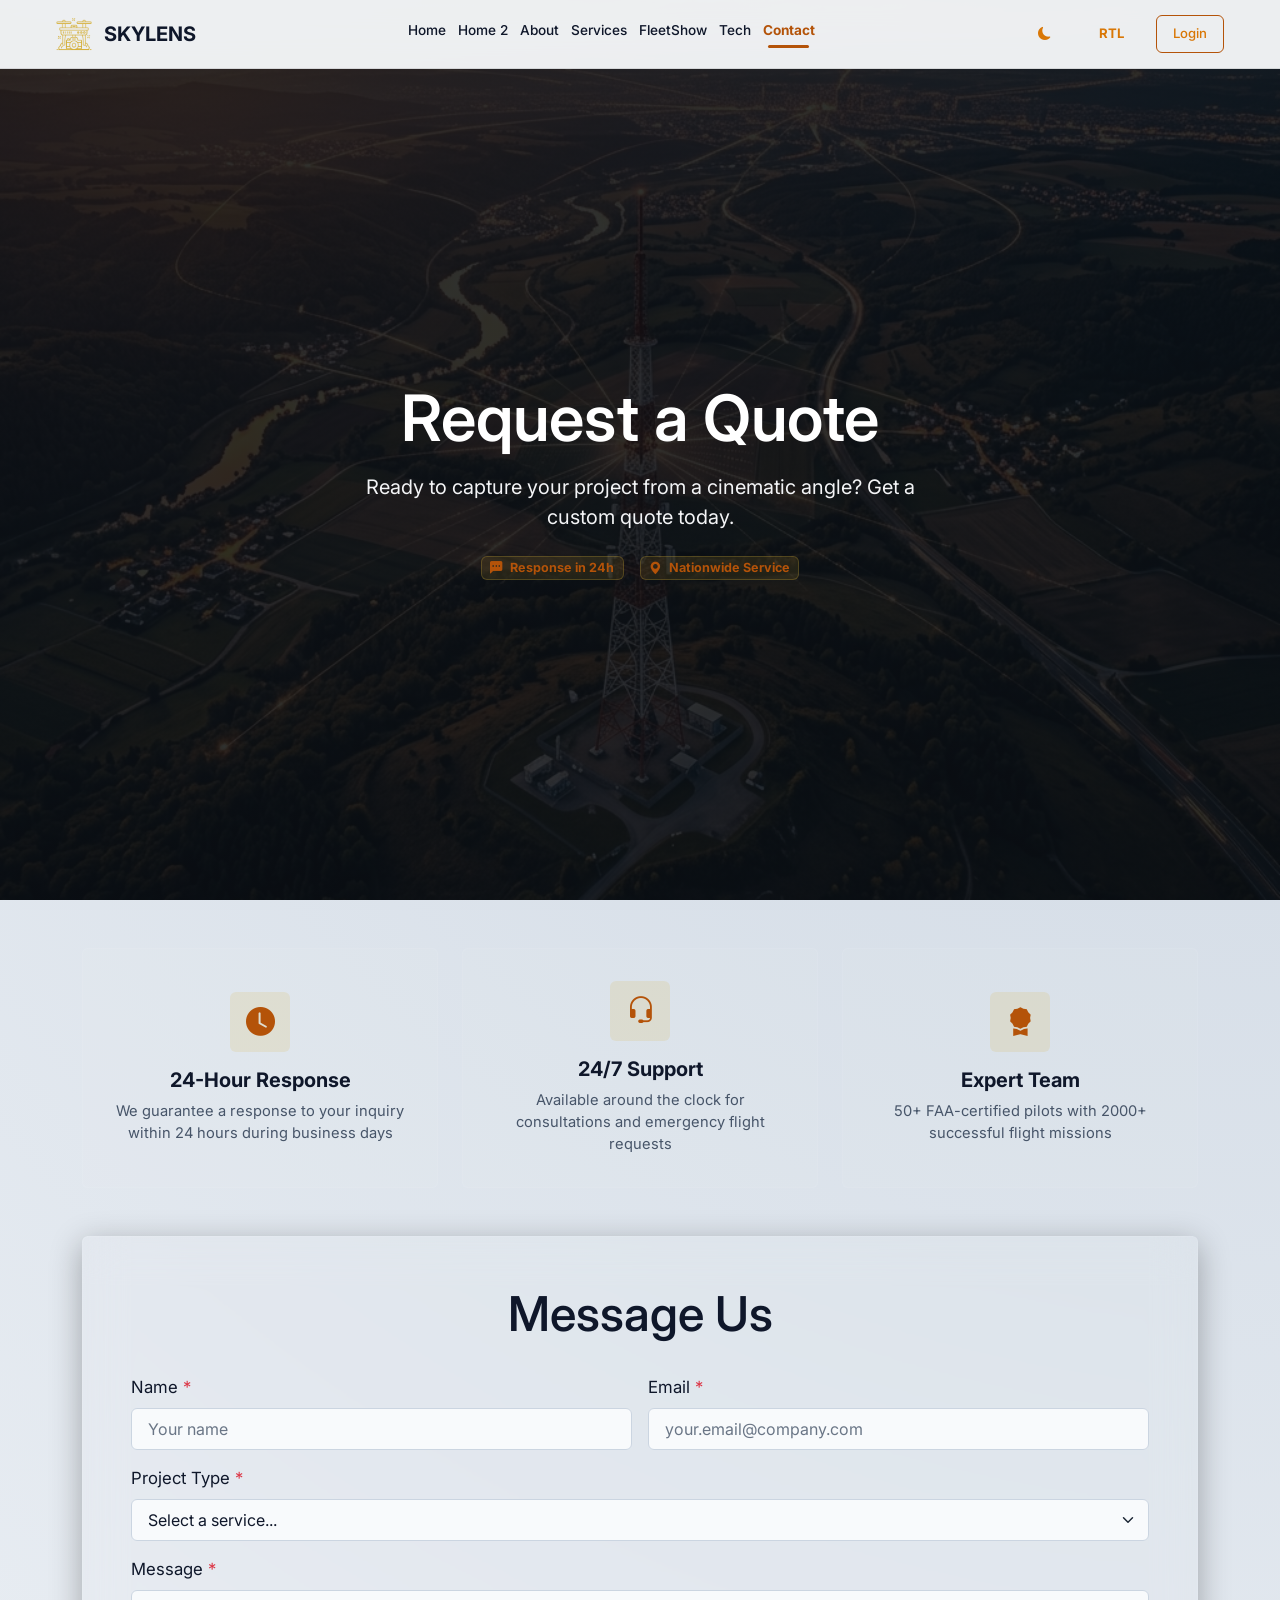
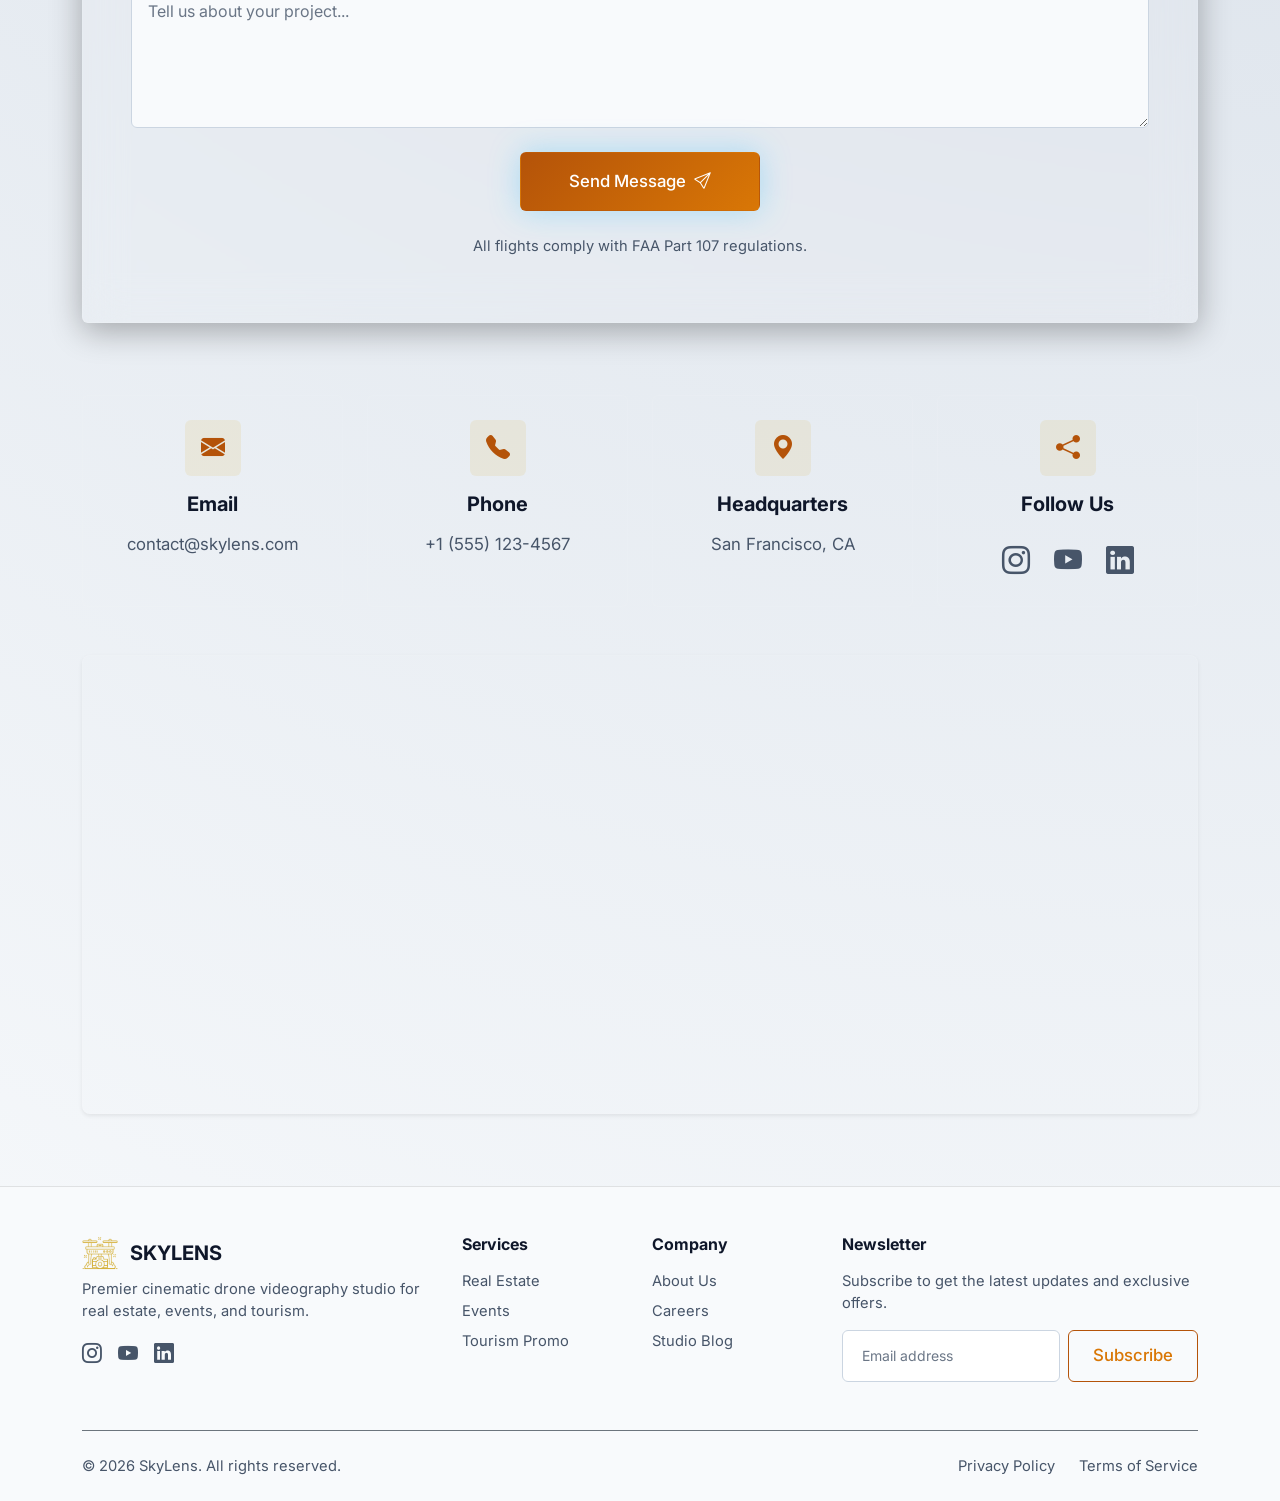
<file: contact.html>
<!DOCTYPE html>
<html lang="en">

<head>
    <meta charset="UTF-8">
    <meta name="viewport" content="width=device-width, initial-scale=1.0">
    <title>Get a Quote | SkyLens</title>

    <!-- SEO Meta Tags -->
    <meta name="description"
        content="Request a quote for cinematic drone videography services. FAA Part 107 certified for real estate, events, and tourism.">
    <meta name="keywords"
        content="contact aerial studio, get quote drone, real estate drone quote, event drone consultation">

    <!-- Open Graph / Facebook -->
    <meta property="og:type" content="website">
    <meta property="og:url" content="https://aerialdronestudio.com/contact.html">
    <meta property="og:title" content="Get a Quote | SkyLens">
    <meta property="og:description" content="Request a quote for cinematic drone videography services.">
    <meta property="og:image" content="https://aerialdronestudio.com/favicon.png">

    <!-- Twitter Card -->
    <meta name="twitter:card" content="summary">
    <meta name="twitter:url" content="https://aerialdronestudio.com/contact.html">
    <meta name="twitter:title" content="Get a Quote | SkyLens">
    <meta name="twitter:description" content="Request a quote for cinematic drone videography services.">
    <link rel="preconnect" href="https://fonts.googleapis.com">
    <link rel="preconnect" href="https://fonts.gstatic.com" crossorigin>
    <link href="https://fonts.googleapis.com/css2?family=Inter:wght@300;400;500;600;700;800&display=swap"
        rel="stylesheet">
    <link id="bootstrap-css" href="https://cdn.jsdelivr.net/npm/bootstrap@5.3.0/dist/css/bootstrap.min.css"
        rel="stylesheet">
    <link rel="stylesheet" href="https://cdn.jsdelivr.net/npm/bootstrap-icons@1.11.1/font/bootstrap-icons.css">
    <link rel="stylesheet" href="assets/css/style.css">
    <link rel="icon" type="image/png" href="favicon.png">
</head>

<body>
    <nav class="navbar navbar-expand-custom fixed-top" id="mainNavbar" role="navigation" aria-label="Main navigation">
        <div class="container-xl">
            <a class="navbar-brand brand-logo-dark" href="index.html" aria-label="SkyLens home">
                <img src="favicon.png" alt="SkyLens Logo" width="36" height="36" class="me-1">
                <span class="h5 fw-bold text-main m-0 tracking-tight">SKYLENS</span>
            </a>

            <div class="d-flex align-items-center gap-2">
                <!-- Theme Toggle - Always visible beside nav toggle -->
                <!-- Theme Toggle - Always visible beside nav toggle -->
                <button class="theme-toggle btn btn-sm btn-outline-custom border-0 p-2 d-custom-none"
                    style="white-space: nowrap;">
                    <i class="bi bi-sun-fill"></i>
                </button>
                <button class="rtl-toggle btn btn-sm btn-outline-custom border-0 p-2 d-custom-none"
                    style="white-space: nowrap;" title="Toggle RTL">
                    <span class="rtl-text fw-bold">RTL</span>
                </button>
                <a href="login.html" class="btn btn-sm btn-outline-custom d-custom-none">Login</a>

                <!-- Nav Toggle Button -->
                <button class="navbar-toggler border-0 shadow-none text-main" type="button" data-bs-toggle="offcanvas"
                    data-bs-target="#offcanvasNavbar" aria-controls="offcanvasNavbar"
                    aria-label="Toggle navigation menu" style="white-space: nowrap;">
                    <i class="bi bi-list fs-2"></i>
                </button>
            </div>
            <div class="offcanvas offcanvas-end" tabindex="-1" id="offcanvasNavbar"
                aria-labelledby="offcanvasNavbarLabel" style="background-color: var(--autonix-bg);">
                <div class="offcanvas-header border-bottom border-secondary">
                    <h5 class="offcanvas-title text-main fw-bold" id="offcanvasNavbarLabel">Menu</h5>
                    <button type="button" class="btn-close btn-close-white" data-bs-dismiss="offcanvas"
                        aria-label="Close"></button>
                </div>
                <div class="offcanvas-body d-flex flex-column">


                    <ul class="navbar-nav ms-auto align-items-center gap-lg-4">
                        <!-- Home Dropdown -->
                        <!-- Home Links -->
                        <li class="nav-item"><a class="nav-link" href="index.html">Home</a></li>
                        <li class="nav-item"><a class="nav-link" href="home-2.html">Home 2</a></li>
                        <li class="nav-item"><a class="nav-link" href="about.html">About</a></li>
                        <li class="nav-item"><a class="nav-link" href="services.html">Services</a></li>
                        <li class="nav-item"><a class="nav-link" href="fleetshow.html">FleetShow</a></li>
                        <li class="nav-item"><a class="nav-link" href="technology.html">Tech</a></li>
                        <li class="nav-item"><a class="nav-link active" href="contact.html">Contact</a></li>

                        <!-- Auth Buttons -->
                        <li class="nav-item" id="authButtons">
                            <div class="d-flex gap-2 align-items-center mt-3 mt-lg-0">
                                <button
                                    class="theme-toggle btn btn-sm btn-outline-custom border-0 p-2 d-none d-custom-block"
                                    style="white-space: nowrap;">
                                    <i class="bi bi-sun-fill"></i>
                                </button>
                                <button
                                    class="rtl-toggle btn btn-sm btn-outline-custom border-0 p-2 d-none d-custom-block ms-2"
                                    style="white-space: nowrap;" title="Toggle RTL">
                                    <span class="rtl-text fw-bold">RTL</span>
                                </button>
                                <a href="login.html" class="btn btn-sm btn-outline-custom ms-2">Login</a>
                            </div>
                        </li>

                    </ul>
                </div>
            </div>
        </div>
    </nav>

    <div class="page-header"
        style="background: linear-gradient(rgba(11, 15, 20, 0.85), rgba(11, 15, 20, 0.85)), url('assets/img/header_contact_1782537209320.png') no-repeat center center/cover;">
        <div class="container">
            <h1 class="display-4 fw-bold text-white mb-3">Request a Quote</h1>
            <p class="text-gray mx-auto lead mb-4" style="max-width: 600px;">Ready to capture your project from a cinematic angle? Get a custom quote today.</p>
            <div class="d-flex justify-content-center gap-3">
                <span class="badge bg-gold-translucent text-gold"><i class="bi bi-chat-left-dots-fill me-1"></i> Response in 24h</span>
                <span class="badge bg-gold-translucent text-gold"><i class="bi bi-geo-alt-fill me-1"></i> Nationwide Service</span>
            </div>
        </div>
    </div>

    <section class="py-5">
        <div class="container">
            <!-- Info Cards Section -->
            <div class="row g-4 mb-5">
                <div class="col-md-4">
                    <div class="info-card text-center h-100 d-flex flex-column justify-content-center">
                        <div class="info-icon mx-auto">
                            <i class="bi bi-clock-fill"></i>
                        </div>
                        <h5 class="text-white fw-bold mb-2">24-Hour Response</h5>
                        <p class="text-gray small mb-0">We guarantee a response to your inquiry within 24 hours during
                            business days</p>
                    </div>
                </div>
                <div class="col-md-4">
                    <div class="info-card text-center h-100 d-flex flex-column justify-content-center">
                        <div class="info-icon mx-auto">
                            <i class="bi bi-headset"></i>
                        </div>
                        <h5 class="text-white fw-bold mb-2">24/7 Support</h5>
                        <p class="text-gray small mb-0">Available around the clock for consultations and emergency
                            flight requests</p>
                    </div>
                </div>
                <div class="col-md-4">
                    <div class="info-card text-center h-100 d-flex flex-column justify-content-center">
                        <div class="info-icon mx-auto">
                            <i class="bi bi-award-fill"></i>
                        </div>
                        <h5 class="text-white fw-bold mb-2">Expert Team</h5>
                        <p class="text-gray small mb-0">50+ FAA-certified pilots with 2000+ successful flight missions
                        </p>
                    </div>
                </div>
            </div>

            <!-- Contact Form -->
            <div class="row justify-content-center">
                <div class="col-lg-12">
                    <!-- Alert Area for Success/Error Messages -->
                    <div id="formAlert" class="alert d-none mb-4" role="alert"></div>

                    <div class="contact-form-container">
                        <form id="contactForm" class="text-start">
                            <div class="row g-3">
                                <div class="col-md-12">
                                    <h2 class="mb-3 text-center">Message Us</h2>
                                </div>
                                <!-- Name Field -->
                                <div class="col-md-6">
                                    <label for="contactName" class="form-label text-white">Name <span
                                            class="text-danger">*</span></label>
                                    <input type="text" id="contactName"
                                        class="form-control bg-dark text-white border-secondary py-2 px-3"
                                        placeholder="Your name" required>
                                    <div class="invalid-feedback">Please enter your name.</div>
                                </div>

                                <!-- Email Field -->
                                <div class="col-md-6">
                                    <label for="contactEmail" class="form-label text-white">Email <span
                                            class="text-danger">*</span></label>
                                    <input type="email" id="contactEmail"
                                        class="form-control bg-dark text-white border-secondary py-2 px-3"
                                        placeholder="your.email@company.com" required>
                                    <div class="invalid-feedback">Please enter a valid email.</div>
                                </div>

                                <!-- Subject Field -->
                                <div class="col-12">
                                    <label for="contactSubject" class="form-label text-white">Project Type <span
                                            class="text-danger">*</span></label>
                                    <select id="contactSubject"
                                        class="form-select bg-dark text-white border-secondary py-2 px-3" required>
                                        <option value="" selected disabled>Select a service...</option>
                                        <option value="Real Estate">Real Estate Fly-Through</option>
                                        <option value="Events">Event Coverage</option>
                                        <option value="Tourism">Tourism & Promo Reel</option>
                                        <option value="Other">Other Custom Project</option>
                                    </select>
                                    <div class="invalid-feedback">Please select a project type.</div>
                                </div>

                                <!-- Message Field -->
                                <div class="col-12">
                                    <label for="contactMessage" class="form-label text-white">Message <span
                                            class="text-danger">*</span></label>
                                    <textarea id="contactMessage" rows="5"
                                        class="form-control bg-dark text-white border-secondary py-2 px-3"
                                        placeholder="Tell us about your project..." required></textarea>
                                    <div class="invalid-feedback">Please enter your message.</div>
                                </div>

                                <!-- Honeypot for spam protection (hidden) -->
                                <div class="col-12 d-none">
                                    <input type="text" id="honeypot" name="website" tabindex="-1" autocomplete="off">
                                </div>

                                <!-- Submit Button -->
                                <div class="col-12 text-center mt-4">
                                    <button type="submit" class="btn btn-gradient py-3 px-4 px-md-5 d-inline-flex align-items-center justify-content-center text-nowrap">
                                        <span class="btn-text">Send Message</span>
                                        <i class="bi bi-send ms-2"></i>
                                    </button>
                                </div>
                            </div>
                        </form>
                        <p class="text-muted mt-4 small text-center">All flights comply with FAA Part 107 regulations.
                        </p>
                    </div>


                    <div class="row g-4 mt-5">
                        <div class="col-sm-6 col-lg-3">
                            <div class="info-card-simple text-center h-100 p-4">
                                <div class="info-icon-simple mx-auto mb-3">
                                    <i class="bi bi-envelope-fill"></i>
                                </div>
                                <h5 class="text-white fw-bold mb-3">Email</h5>
                                <a href="mailto:contact@skylens.com" class="text-decoration-none">
                                    <p class="text-gray hover-text-white transition mb-0">contact@skylens.com</p>
                                </a>
                            </div>
                        </div>
                        <div class="col-sm-6 col-lg-3">
                            <div class="info-card-simple text-center h-100 p-4">
                                <div class="info-icon-simple mx-auto mb-3">
                                    <i class="bi bi-telephone-fill"></i>
                                </div>
                                <h5 class="text-white fw-bold mb-3">Phone</h5>
                                <a href="tel:+15551234567" class="text-decoration-none">
                                    <p class="text-gray hover-text-white transition mb-0">+1 (555) 123-4567</p>
                                </a>
                            </div>
                        </div>
                        <div class="col-sm-6 col-lg-3">
                            <div class="info-card-simple text-center h-100 p-4">
                                <div class="info-icon-simple mx-auto mb-3">
                                    <i class="bi bi-geo-alt-fill"></i>
                                </div>
                                <h5 class="text-white fw-bold mb-3">Headquarters</h5>
                                <p class="text-gray mb-0">San Francisco, CA</p>
                            </div>
                        </div>
                        <div class="col-sm-6 col-lg-3">
                            <div
                                class="info-card-simple text-center h-100 p-4 d-flex flex-column justify-content-center">
                                <div class="info-icon-simple mx-auto mb-3">
                                    <i class="bi bi-share-fill"></i>
                                </div>
                                <h5 class="text-white fw-bold mb-3">Follow Us</h5>
                                <div class="d-flex justify-content-center gap-4 mt-2">
                                    <a href="https://instagram.com/" target="_blank" rel="noopener noreferrer"
                                        class="text-gray hover-text-white transition fs-3"
                                        aria-label="Follow us on Instagram"><i class="bi bi-instagram"></i></a>
                                    <a href="https://youtube.com/" target="_blank" rel="noopener noreferrer"
                                        class="text-gray hover-text-white transition fs-3"
                                        aria-label="Subscribe on YouTube"><i class="bi bi-youtube"></i></a>
                                    <a href="https://linkedin.com/" target="_blank" rel="noopener noreferrer"
                                        class="text-gray hover-text-white transition fs-3"
                                        aria-label="Connect on LinkedIn"><i class="bi bi-linkedin"></i></a>
                                </div>
                            </div>
                        </div>
                    </div>

                    <!-- Map Row -->
                    <div class="row mt-5 mb-4">
                        <div class="col-12">
                            <div class="info-card-simple p-0 overflow-hidden shadow-sm"
                                style="border-radius: 8px; border: 1px solid rgba(255,255,255,0.05);">
                                <!-- Interactive Map -->
                                <iframe
                                    src="https://www.google.com/maps/embed?pb=!1m18!1m12!1m3!1d3153.0645607005436!2d-122.4194155!3d37.7749295!2m3!1f0!2f0!3f0!3m2!1i1024!2i768!4f13.1!3m3!1m2!1s0x8085809c6c8f4459%3A0xb10ed6d9b5050f95!2sSan%20Francisco%2C%20CA!5e0!3m2!1sen!2sus!4v1689230128913!5m2!1sen!2sus"
                                    width="100%" height="450" style="border:0;" allowfullscreen="" loading="lazy"
                                    referrerpolicy="no-referrer-when-downgrade"></iframe>
                            </div>
                        </div>
                    </div>
                </div>
            </div>
        </div>
    </section>

    <footer class="pt-5 pb-4" role="contentinfo" aria-label="Site footer">
        <div class="container">
            <div class="row g-4 mb-5">
                <div class="col-12 col-md-6 col-lg-4">
                    <a class="navbar-brand brand-logo-dark" href="index.html" aria-label="SkyLens home">
                        <img src="favicon.png" alt="SkyLens Logo" width="36" height="36" class="me-1">
                        <span class="h5 fw-bold text-main m-0 tracking-tight">SKYLENS</span>
                    </a>
                    <p class="text-gray small mb-3">Premier cinematic drone videography studio for real estate, events,
                        and tourism.</p>
                    <div class="d-flex gap-3">
                        <a href="https://instagram.com/" target="_blank" rel="noopener noreferrer"
                            class="text-gray fs-5 social-icon social-instagram" aria-label="Follow us on 
Instagram"><i class="bi bi-instagram"></i></a>
                        <a href="https://youtube.com/" target="_blank" rel="noopener noreferrer"
                            class="text-gray fs-5 social-icon social-youtube" aria-label="Subscribe on YouTube"><i
                                class="bi bi-youtube"></i></a>
                        <a href="https://linkedin.com/" target="_blank" rel="noopener noreferrer"
                            class="text-gray fs-5 social-icon social-linkedin" aria-label="Connect on LinkedIn"><i
                                class="bi bi-linkedin"></i></a>
                    </div>
                </div>
                <div class="col-6 col-md-6 col-lg-2">
                    <h6 class="text-main fw-bold mb-3">Services</h6>
                    <ul class="list-unstyled d-flex flex-column gap-2 small">
                        <li><a href="services.html#real-estate" class="footer-link">Real Estate</a></li>
                        <li><a href="services.html#events" class="footer-link">Events</a></li>
                        <li><a href="services.html#tourism" class="footer-link">Tourism Promo</a></li>
                    </ul>
                </div>
                <div class="col-6 col-md-6 col-lg-2">
                    <h6 class="text-main fw-bold mb-3">Company</h6>
                    <ul class="list-unstyled d-flex flex-column gap-2 small">
                        <li><a href="about.html" class="footer-link">About Us</a></li>
                        <li><a href="careers.html" class="footer-link">Careers</a></li>
                        <li><a href="blog.html" class="footer-link">Studio Blog</a></li>
                    </ul>
                </div>
                <div class="col-12 col-md-6 col-lg-4">
                    <h6 class="text-main fw-bold mb-3">Newsletter</h6>
                    <p class="text-gray small mb-3">Subscribe to get the latest updates and exclusive offers.</p>
                    <form class="d-flex gap-2" onsubmit="event.preventDefault();">
                        <input type="email" class="form-control form-control-sm text-main"
                            placeholder="Email address" required>
                        <button class="btn btn-sm btn-outline-custom" type="submit">Subscribe</button>
                    </form>
                </div>
            </div>
            <div
                class="border-top border-secondary pt-4 d-flex flex-column flex-md-row justify-content-between align-items-center gap-3 text-muted small">
                <div>&copy; 2026 SkyLens. All rights reserved.</div>
                <div class="d-flex gap-4">
                    <a href="privacy.html" class="footer-link">Privacy Policy</a>
                    <a href="privacy.html" class="footer-link">Terms of Service</a>
                </div>
            </div>
        </div>
    </footer>
    <script src="https://cdn.jsdelivr.net/npm/bootstrap@5.3.0/dist/js/bootstrap.bundle.min.js"></script>
    <script type="module" src="assets/js/main.js"></script>
    <script type="module" src="assets/js/theme.js"></script>
<!-- Back To Top Button -->
<button id="backToTop" class="back-to-top" aria-label="Back to Top">
    <i class="bi bi-arrow-up"></i>
</button>
</body>

</html>
</file>
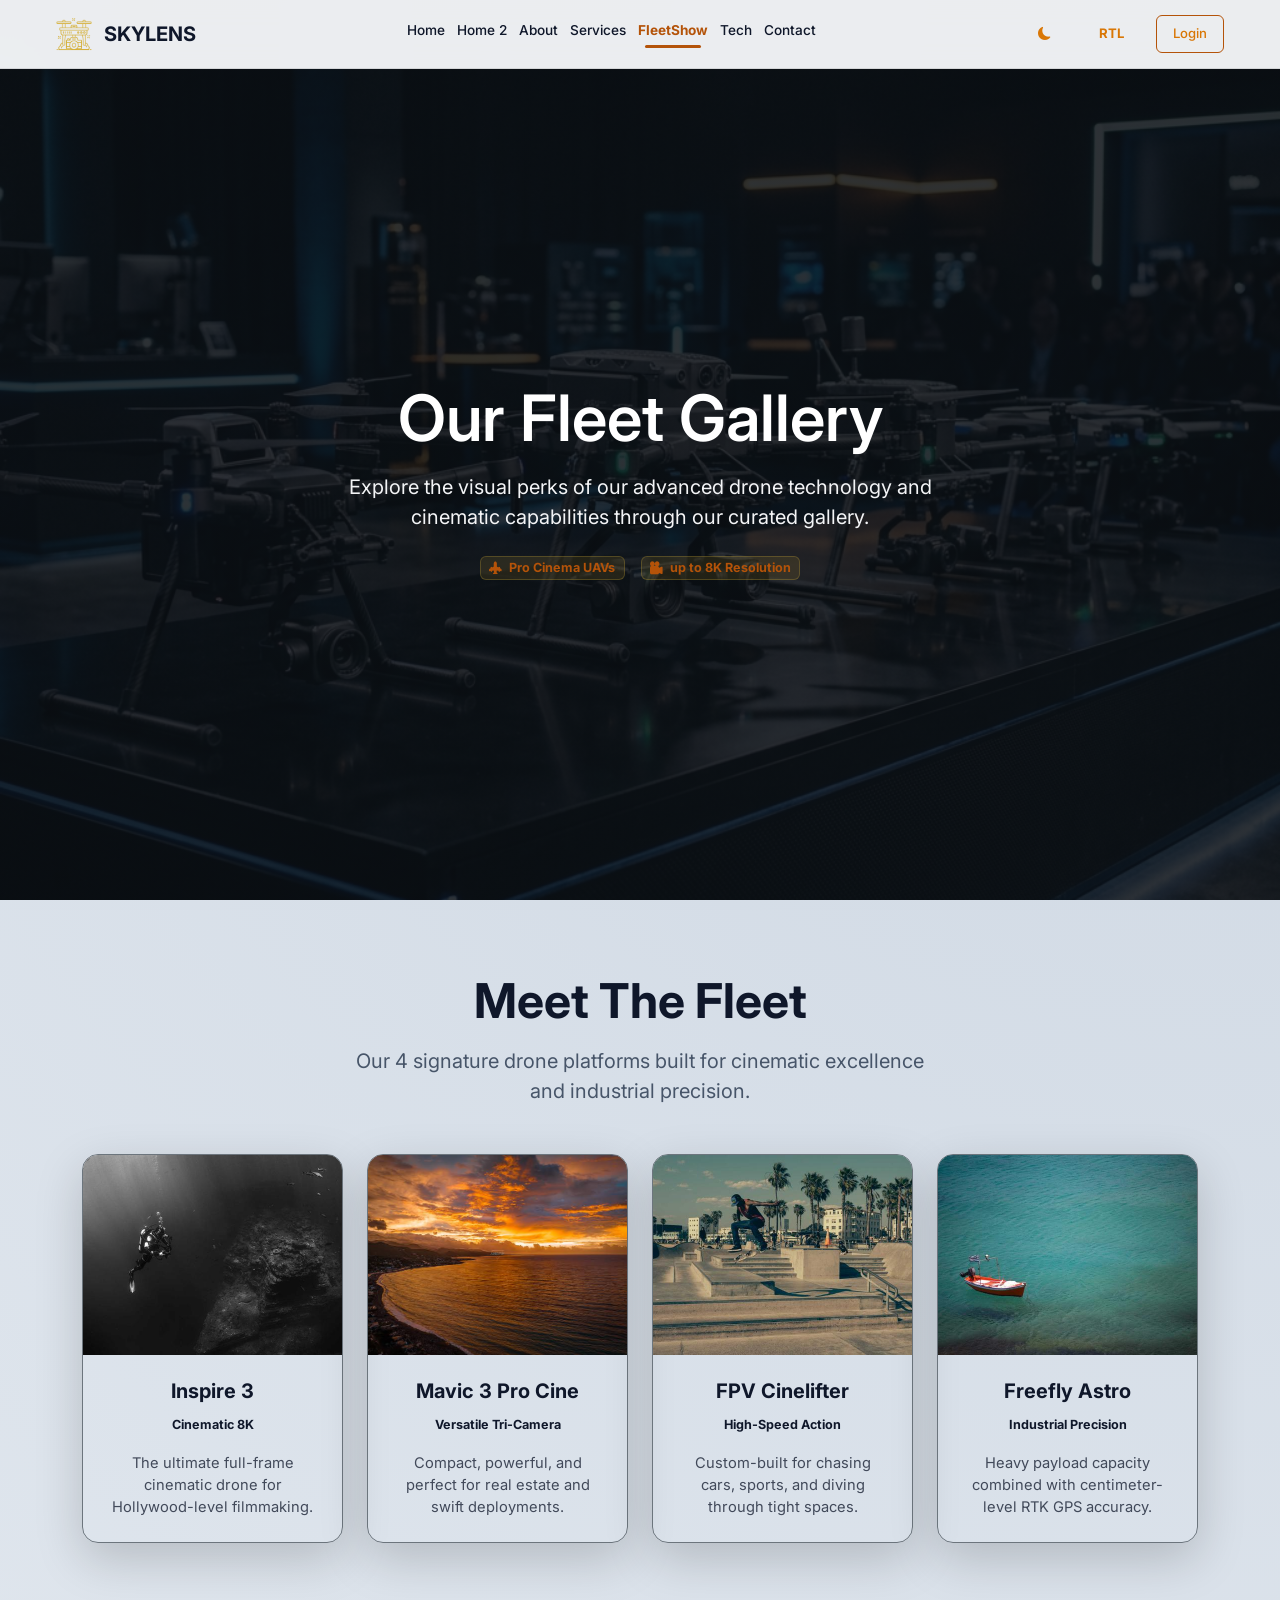
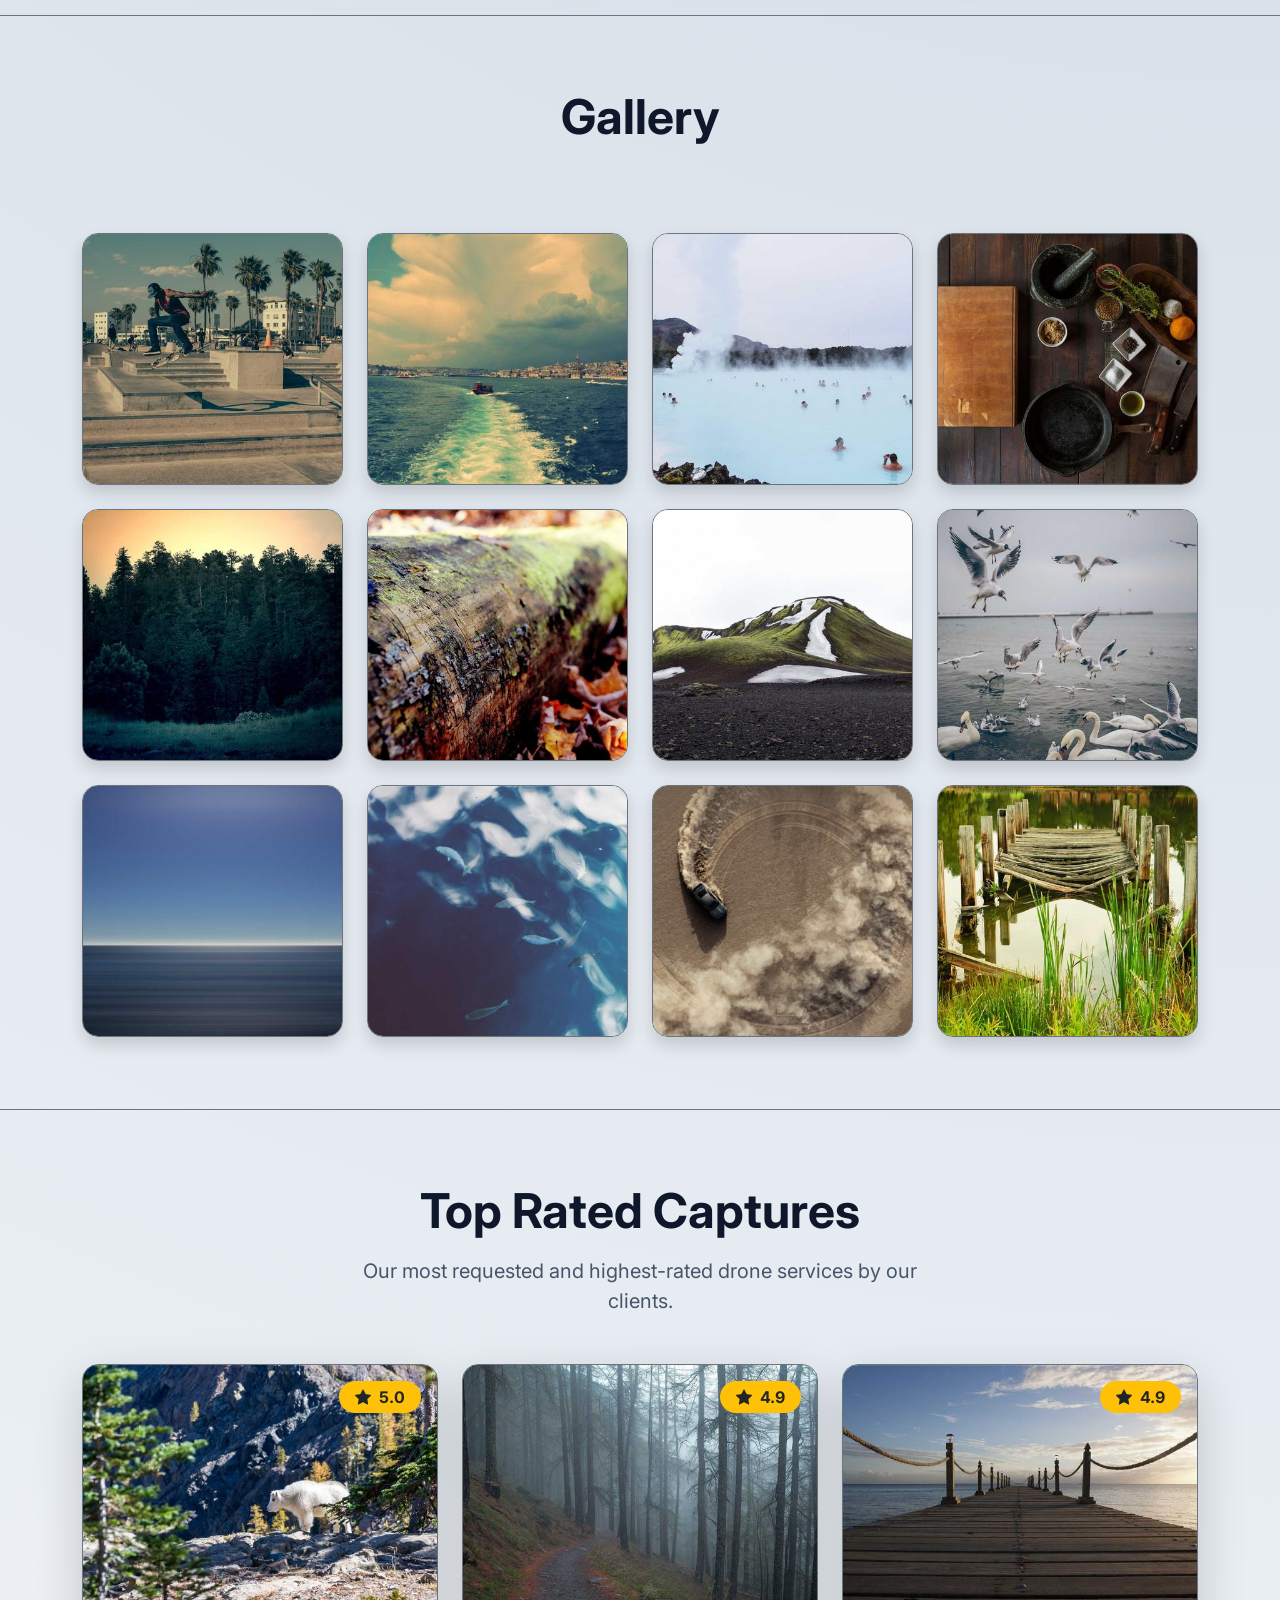
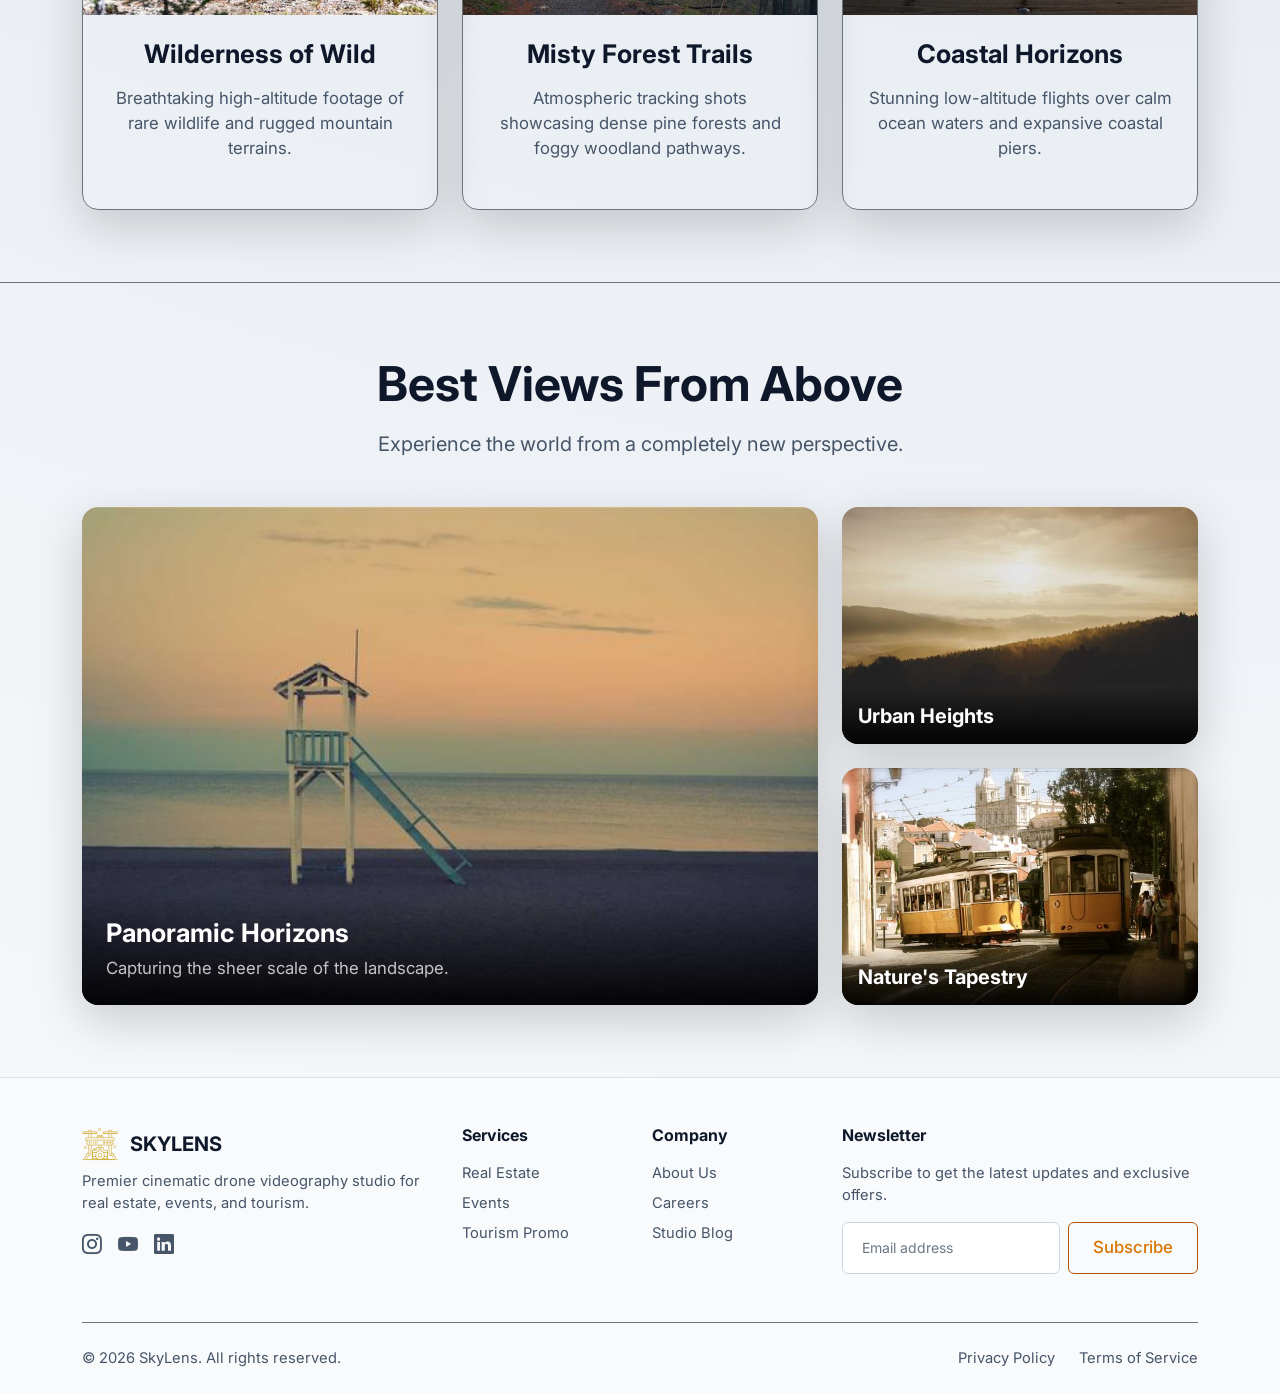
<file: fleetshow.html>
<!DOCTYPE html>
<html lang="en">

<head>
    <meta charset="UTF-8">
    <meta name="viewport" content="width=device-width, initial-scale=1.0">
    <title>Fleet & Tech | SkyLens</title>

    <!-- SEO Meta Tags -->
    <meta name="description"
        content="Explore our advanced drone fleet equipped with the latest sensors and cinema-grade cameras. State-of-the-art UAVs for real estate, events, and tourism.">
    <meta name="keywords" content="drone fleet, cinematic drones, aerial cameras, drone equipment">

    <!--Open Graph / Facebook -->
    <meta property="og:type" content="website">
    <meta property="og:url" content="https://aerialdronestudio.com/technology.html">
    <meta property="og:title" content="Fleet & Technology | SkyLens">
    <meta property="og:description" content="Advanced drone fleet with latest sensors and cinematic cameras.">
    <meta property="og:image" content="https://aerialdronestudio.com/favicon.png">

    <!-- Twitter Card -->
    <meta name="twitter:card" content="summary">
    <meta name="twitter:title" content="Fleet & Technology | SkyLens">
    <meta name="twitter:description" content="State-of-the-art drones equipped with advanced cinematic cameras.">
    <link rel="preconnect" href="https://fonts.googleapis.com">
    <link rel="preconnect" href="https://fonts.gstatic.com" crossorigin>
    <link href="https://fonts.googleapis.com/css2?family=Inter:wght@300;400;500;600;700;800&display=swap"
        rel="stylesheet">
    <link id="bootstrap-css" href="https://cdn.jsdelivr.net/npm/bootstrap@5.3.0/dist/css/bootstrap.min.css"
        rel="stylesheet">
    <link rel="stylesheet" href="https://cdn.jsdelivr.net/npm/bootstrap-icons@1.11.1/font/bootstrap-icons.css">
    <link rel="stylesheet" href="assets/css/style.css">
    <link rel="icon" type="image/png" href="favicon.png">
</head>

<body>

    <nav class="navbar navbar-expand-custom fixed-top" id="mainNavbar" role="navigation" aria-label="Main navigation">
        <div class="container-xl">
            <a class="navbar-brand brand-logo-dark" href="index.html" aria-label="SkyLens home">
                <img src="favicon.png" alt="SkyLens Logo" width="36" height="36" class="me-1">
                <span class="h5 fw-bold text-main m-0 tracking-tight">SKYLENS</span>
            </a>

            <div class="d-flex align-items-center gap-2">
                <!-- Theme Toggle - Always visible beside nav toggle -->
                <!-- Theme Toggle - Always visible beside nav toggle -->
                <button class="theme-toggle btn btn-sm btn-outline-custom border-0 p-2 d-custom-none"
                    style="white-space: nowrap;">
                    <i class="bi bi-sun-fill"></i>
                </button>
                <button class="rtl-toggle btn btn-sm btn-outline-custom border-0 p-2 d-custom-none"
                    style="white-space: nowrap;" title="Toggle RTL">
                    <span class="rtl-text fw-bold">RTL</span>
                </button>
                <a href="login.html" class="btn btn-sm btn-outline-custom d-custom-none">Login</a>

                <!-- Nav Toggle Button -->
                <button class="navbar-toggler border-0 shadow-none text-main" type="button" data-bs-toggle="offcanvas"
                    data-bs-target="#offcanvasNavbar" aria-controls="offcanvasNavbar"
                    aria-label="Toggle navigation menu" style="white-space: nowrap;">
                    <i class="bi bi-list fs-2"></i>
                </button>
            </div>
            <div class="offcanvas offcanvas-end" tabindex="-1" id="offcanvasNavbar"
                aria-labelledby="offcanvasNavbarLabel" style="background-color: var(--autonix-bg);">
                <div class="offcanvas-header border-bottom border-secondary">
                    <h5 class="offcanvas-title text-main fw-bold" id="offcanvasNavbarLabel">Menu</h5>
                    <button type="button" class="btn-close btn-close-white" data-bs-dismiss="offcanvas"
                        aria-label="Close"></button>
                </div>
                <div class="offcanvas-body d-flex flex-column">


                    <ul class="navbar-nav ms-auto align-items-center gap-lg-4">
                        <!-- Home Dropdown -->
                        <!-- Home Links -->
                        <li class="nav-item"><a class="nav-link" href="index.html">Home</a></li>
                        <li class="nav-item"><a class="nav-link" href="home-2.html">Home 2</a></li>
                        <li class="nav-item"><a class="nav-link" href="about.html">About</a></li>
                        <li class="nav-item"><a class="nav-link" href="services.html">Services</a></li>
                        <li class="nav-item"><a class="nav-link active" href="fleetshow.html">FleetShow</a></li>
                        <li class="nav-item"><a class="nav-link" href="technology.html">Tech</a></li>
                        <li class="nav-item"><a class="nav-link" href="contact.html">Contact</a></li>

                        <!-- Auth Buttons -->
                        <li class="nav-item" id="authButtons">
                            <div class="d-flex gap-2 align-items-center mt-3 mt-lg-0">
                                <button
                                    class="theme-toggle btn btn-sm btn-outline-custom border-0 p-2 d-none d-custom-block"
                                    style="white-space: nowrap;">
                                    <i class="bi bi-sun-fill"></i>
                                </button>
                                <button
                                    class="rtl-toggle btn btn-sm btn-outline-custom border-0 p-2 d-none d-custom-block ms-2"
                                    style="white-space: nowrap;" title="Toggle RTL">
                                    <span class="rtl-text fw-bold">RTL</span>
                                </button>
                                <a href="login.html" class="btn btn-sm btn-outline-custom ms-2">Login</a>
                            </div>
                        </li>

                    </ul>
                </div>
            </div>
        </div>
    </nav>

    <style>
        .gallery-item {
            cursor: pointer;
        }

        .gallery-item img {
            transition: transform 0.5s ease;
        }

        .gallery-item:hover img {
            transform: scale(1.1);
        }

        .gallery-item .gallery-overlay {
            transition: opacity 0.3s ease;
            opacity: 0;
            background: linear-gradient(to top, rgba(0, 0, 0, 0.8), rgba(0, 0, 0, 0.2));
        }

        .gallery-item:hover .gallery-overlay {
            opacity: 1;
        }

        .transition-hover:hover img {
            transform: scale(1.05) !important;
        }
    </style>

    <div class="page-header"
        style="background: linear-gradient(rgba(11, 15, 20, 0.85), rgba(11, 15, 20, 0.85)), url('assets/img/header_fleet_1782537181482.png') no-repeat center center/cover;">
        <div class="container">
            <h1 class="display-4 fw-bold text-white mb-3">Our Fleet Gallery</h1>
            <p class="text-gray mx-auto lead mb-4" style="max-width: 600px;">Explore the visual perks of our advanced
                drone
                technology and cinematic capabilities through our curated gallery.</p>
            <div class="d-flex justify-content-center gap-3">
                <span class="badge bg-gold-translucent text-gold"><i class="bi bi-airplane-engines-fill me-1"></i> Pro
                    Cinema UAVs</span>
                <span class="badge bg-gold-translucent text-gold"><i class="bi bi-camera-reels-fill me-1"></i> up to 8K
                    Resolution</span>
            </div>
        </div>
    </div>


    <!-- Drone Models Section -->
    <section class="py-5 border-bottom border-secondary">
        <div class="container py-4">
            <div class="text-center mb-5">
                <h2 class="display-5 fw-bold text-white mb-3">Meet The Fleet</h2>
                <p class="text-gray lead mx-auto" style="max-width: 600px;">
                    Our 4 signature drone platforms built for cinematic excellence and industrial precision.
                </p>
            </div>
            <div class="row g-4">
                <div class="col-sm-6 col-lg-3">
                    <div
                        class="card bg-transparent border border-secondary rounded-4 h-100 overflow-hidden shadow-lg transition-hover">
                        <img src="assets/img/gallery/drone_model_1.jpg" class="card-img-top" alt="DJI Inspire 3"
                            style="height: 200px; object-fit: cover;">
                        <div class="card-body text-center p-4">
                            <h5 class="text-white fw-bold mb-2">Inspire 3</h5>
                            <span class="badge bg-cyan text-white mb-3">Cinematic 8K</span>
                            <p class="text-white opacity-75 small mb-0">The ultimate full-frame cinematic drone for
                                Hollywood-level filmmaking.</p>
                        </div>
                    </div>
                </div>
                <div class="col-sm-6 col-lg-3">
                    <div
                        class="card bg-transparent border border-secondary rounded-4 h-100 overflow-hidden shadow-lg transition-hover">
                        <img src="assets/img/Mavic 3 Pro Cine FS.jfif" class="card-img-top" alt="Mavic 3 Pro Cine"
                            style="height: 200px; object-fit: cover;">
                        <div class="card-body text-center p-4">
                            <h5 class="text-white fw-bold mb-2">Mavic 3 Pro Cine</h5>
                            <span class="badge bg-cyan text-white mb-3">Versatile Tri-Camera</span>
                            <p class="text-white opacity-75 small mb-0">Compact, powerful, and perfect for real
                                estate and swift deployments.</p>
                        </div>
                    </div>
                </div>
                <div class="col-sm-6 col-lg-3">
                    <div
                        class="card bg-transparent border border-secondary rounded-4 h-100 overflow-hidden shadow-lg transition-hover">
                        <img src="assets/img/gallery/drone_model_3.jpg" class="card-img-top" alt="Custom FPV Cinelifter"
                            style="height: 200px; object-fit: cover;">
                        <div class="card-body text-center p-4">
                            <h5 class="text-white fw-bold mb-2">FPV Cinelifter</h5>
                            <span class="badge bg-cyan text-white mb-3">High-Speed Action</span>
                            <p class="text-white opacity-75 small mb-0">Custom-built for chasing cars, sports,
                                and diving through tight spaces.</p>
                        </div>
                    </div>
                </div>
                <div class="col-sm-6 col-lg-3">
                    <div
                        class="card bg-transparent border border-secondary rounded-4 h-100 overflow-hidden shadow-lg transition-hover">
                        <img src="assets/img/gallery/drone_model_4.jpg" class="card-img-top" alt="Freefly Astro"
                            style="height: 200px; object-fit: cover;">
                        <div class="card-body text-center p-4">
                            <h5 class="text-white fw-bold mb-2">Freefly Astro</h5>
                            <span class="badge bg-cyan text-white mb-3">Industrial Precision</span>
                            <p class="text-white opacity-75 small mb-0">Heavy payload capacity combined with
                                centimeter-level RTK GPS accuracy.</p>
                        </div>
                    </div>
                </div>
            </div>
        </div>
    </section>

    <!-- Gallery Section -->
    <section class="py-5">
        <div class="container py-4">
            <div class="row g-4">
                <div class="text-center mb-5">
                    <h2 class="display-5 fw-bold text-white mb-3">Gallery</h2>
                </div>
                <!-- Image 1 -->
                <div class="col-sm-6 col-md-4 col-lg-3">
                    <div
                        class="gallery-item overflow-hidden rounded-4 position-relative border border-secondary shadow">
                        <img src="assets/img/gallery/gallery_unique_1.jpg" class="img-fluid w-100" alt="Urban Aerials"
                            style="height: 250px; object-fit: cover;">
                        <div
                            class="gallery-overlay position-absolute top-0 start-0 w-100 h-100 d-flex flex-column justify-content-end p-3">
                            <h5 class="text-always-white fw-bold mb-1">Urban Aerials</h5>
                            <p class="text-always-white opacity-75 small mb-0">High-altitude cityscapes</p>
                        </div>
                    </div>
                </div>
                <!-- Image 2 -->
                <div class="col-sm-6 col-md-4 col-lg-3">
                    <div
                        class="gallery-item overflow-hidden rounded-4 position-relative border border-secondary shadow">
                        <img src="assets/img/gallery/gallery_unique_2.jpg" class="img-fluid w-100"
                            alt="Precision Control" style="height: 250px; object-fit: cover;">
                        <div
                            class="gallery-overlay position-absolute top-0 start-0 w-100 h-100 d-flex flex-column justify-content-end p-3">
                            <h5 class="text-always-white fw-bold mb-1">Precision Control</h5>
                            <p class="text-always-white opacity-75 small mb-0">Expert piloting</p>
                        </div>
                    </div>
                </div>
                <!-- Image 3 -->
                <div class="col-sm-6 col-md-4 col-lg-3">
                    <div
                        class="gallery-item overflow-hidden rounded-4 position-relative border border-secondary shadow">
                        <img src="assets/img/gallery/gallery_unique_3.jpg" class="img-fluid w-100" alt="Forest Tracking"
                            style="height: 250px; object-fit: cover;">
                        <div
                            class="gallery-overlay position-absolute top-0 start-0 w-100 h-100 d-flex flex-column justify-content-end p-3">
                            <h5 class="text-always-white fw-bold mb-1">Forest Tracking</h5>
                            <p class="text-always-white opacity-75 small mb-0">Smooth cinematic tracking</p>
                        </div>
                    </div>
                </div>
                <!-- Image 4 -->
                <div class="col-sm-6 col-md-4 col-lg-3">
                    <div
                        class="gallery-item overflow-hidden rounded-4 position-relative border border-secondary shadow">
                        <img src="assets/img/gallery/gallery_unique_4.jpg" class="img-fluid w-100"
                            alt="Nature Landscapes" style="height: 250px; object-fit: cover;">
                        <div
                            class="gallery-overlay position-absolute top-0 start-0 w-100 h-100 d-flex flex-column justify-content-end p-3">
                            <h5 class="text-always-white fw-bold mb-1">Nature Landscapes</h5>
                            <p class="text-always-white opacity-75 small mb-0">Breathtaking wide angles</p>
                        </div>
                    </div>
                </div>
                <!-- Image 5 -->
                <div class="col-sm-6 col-md-4 col-lg-3">
                    <div
                        class="gallery-item overflow-hidden rounded-4 position-relative border border-secondary shadow">
                        <img src="assets/img/gallery/gallery_unique_5.jpg" class="img-fluid w-100"
                            alt="Cinematic Drones" style="height: 250px; object-fit: cover;">
                        <div
                            class="gallery-overlay position-absolute top-0 start-0 w-100 h-100 d-flex flex-column justify-content-end p-3">
                            <h5 class="text-always-white fw-bold mb-1">Cinematic Drones</h5>
                            <p class="text-always-white opacity-75 small mb-0">Professional grade gear</p>
                        </div>
                    </div>
                </div>
                <!-- Image 6 -->
                <div class="col-sm-6 col-md-4 col-lg-3">
                    <div
                        class="gallery-item overflow-hidden rounded-4 position-relative border border-secondary shadow">
                        <img src="assets/img/gallery/gallery_unique_6.jpg" class="img-fluid w-100" alt="Real Estate"
                            style="height: 250px; object-fit: cover;">
                        <div
                            class="gallery-overlay position-absolute top-0 start-0 w-100 h-100 d-flex flex-column justify-content-end p-3">
                            <h5 class="text-always-white fw-bold mb-1">Real Estate</h5>
                            <p class="text-always-white opacity-75 small mb-0">Property showcases</p>
                        </div>
                    </div>
                </div>
                <!-- Image 7 -->
                <div class="col-sm-6 col-md-4 col-lg-3">
                    <div
                        class="gallery-item overflow-hidden rounded-4 position-relative border border-secondary shadow">
                        <img src="assets/img/gallery/gallery_unique_7.jpg" class="img-fluid w-100" alt="Golden Hour"
                            style="height: 250px; object-fit: cover;">
                        <div
                            class="gallery-overlay position-absolute top-0 start-0 w-100 h-100 d-flex flex-column justify-content-end p-3">
                            <h5 class="text-always-white fw-bold mb-1">Golden Hour</h5>
                            <p class="text-always-white opacity-75 small mb-0">Stunning sunset captures</p>
                        </div>
                    </div>
                </div>
                <!-- Image 8 -->
                <div class="col-sm-6 col-md-4 col-lg-3">
                    <div
                        class="gallery-item overflow-hidden rounded-4 position-relative border border-secondary shadow">
                        <img src="assets/img/gallery/gallery_unique_8.jpg" class="img-fluid w-100" alt="Event Coverage"
                            style="height: 250px; object-fit: cover;">
                        <div
                            class="gallery-overlay position-absolute top-0 start-0 w-100 h-100 d-flex flex-column justify-content-end p-3">
                            <h5 class="text-always-white fw-bold mb-1">Event Coverage</h5>
                            <p class="text-always-white opacity-75 small mb-0">Live event tracking</p>
                        </div>
                    </div>
                </div>
                <!-- Image 9 -->
                <div class="col-sm-6 col-md-4 col-lg-3">
                    <div
                        class="gallery-item overflow-hidden rounded-4 position-relative border border-secondary shadow">
                        <img src="assets/img/gallery/gallery_unique_9.jpg" class="img-fluid w-100" alt="Filmmaking"
                            style="height: 250px; object-fit: cover;">
                        <div
                            class="gallery-overlay position-absolute top-0 start-0 w-100 h-100 d-flex flex-column justify-content-end p-3">
                            <h5 class="text-always-white fw-bold mb-1">Filmmaking</h5>
                            <p class="text-always-white opacity-75 small mb-0">Hollywood style shots</p>
                        </div>
                    </div>
                </div>
                <!-- Image 10 -->
                <div class="col-sm-6 col-md-4 col-lg-3">
                    <div
                        class="gallery-item overflow-hidden rounded-4 position-relative border border-secondary shadow">
                        <img src="assets/img/gallery/gallery_unique_10.jpg" class="img-fluid w-100" alt="City Nights"
                            style="height: 250px; object-fit: cover;">
                        <div
                            class="gallery-overlay position-absolute top-0 start-0 w-100 h-100 d-flex flex-column justify-content-end p-3">
                            <h5 class="text-always-white fw-bold mb-1">City Nights</h5>
                            <p class="text-always-white opacity-75 small mb-0">Low light brilliance</p>
                        </div>
                    </div>
                </div>
                <!-- Image 11 -->
                <div class="col-sm-6 col-md-4 col-lg-3">
                    <div
                        class="gallery-item overflow-hidden rounded-4 position-relative border border-secondary shadow">
                        <img src="assets/img/Mavic 3 Pro Cine trv.jpg" class="img-fluid w-100" alt="Travel & Tourism"
                            style="height: 250px; object-fit: cover;">
                        <div
                            class="gallery-overlay position-absolute top-0 start-0 w-100 h-100 d-flex flex-column justify-content-end p-3">
                            <h5 class="text-always-white fw-bold mb-1">Travel & Tourism</h5>
                            <p class="text-always-white opacity-75 small mb-0">Inspiring destinations</p>
                        </div>
                    </div>
                </div>
                <!-- Image 12 -->
                <div class="col-sm-6 col-md-4 col-lg-3">
                    <div
                        class="gallery-item overflow-hidden rounded-4 position-relative border border-secondary shadow">
                        <img src="assets/img/gallery/gallery_unique_12.jpg" class="img-fluid w-100" alt="Dynamic Sports"
                            style="height: 250px; object-fit: cover;">
                        <div
                            class="gallery-overlay position-absolute top-0 start-0 w-100 h-100 d-flex flex-column justify-content-end p-3">
                            <h5 class="text-always-white fw-bold mb-1">Dynamic Sports</h5>
                            <p class="text-always-white opacity-75 small mb-0">High-speed tracking</p>
                        </div>
                    </div>
                </div>
            </div>
        </div>
    </section>


    <!-- Top Rated Section -->
    <section class="py-5 border-top border-secondary">
        <div class="container py-4">
            <div class="text-center mb-5">
                <h2 class="display-5 fw-bold text-white mb-3">Top Rated Captures</h2>
                <p class="text-gray lead mx-auto" style="max-width: 600px;">
                    Our most requested and highest-rated drone services by our clients.
                </p>
            </div>
            <div class="row g-4 justify-content-center">
                <!-- Top 1 -->
                <div class="col-md-6 col-lg-4">
                    <div
                        class="card bg-transparent border border-secondary rounded-4 h-100 overflow-hidden shadow-lg position-relative transition-hover">
                        <div class="position-absolute top-0 end-0 m-3 z-3">
                            <span class="badge bg-warning text-dark px-3 py-2 fs-6 rounded-pill fw-bold"><i
                                    class="bi bi-star-fill me-1"></i> 5.0</span>
                        </div>
                        <div class="overflow-hidden">
                            <img src="assets/img/gallery/gallery_unique_13.jpg" class="card-img-top"
                                alt="Wilderness & Wildlife"
                                style="height: 250px; object-fit: cover; transition: transform 0.3s ease;">
                        </div>
                        <div class="card-body p-4 text-center">
                            <h4 class="text-white fw-bold mb-3">Wilderness of Wild</h4>
                            <p class="text-gray mb-4">Breathtaking high-altitude footage of rare wildlife and rugged
                                mountain terrains.</p>
                        </div>
                    </div>
                </div>
                <!-- Top 2 -->
                <div class="col-md-6 col-lg-4">
                    <div
                        class="card bg-transparent border border-secondary rounded-4 h-100 overflow-hidden shadow-lg position-relative transition-hover">
                        <div class="position-absolute top-0 end-0 m-3 z-3">
                            <span class="badge bg-warning text-dark px-3 py-2 fs-6 rounded-pill fw-bold"><i
                                    class="bi bi-star-fill me-1"></i> 4.9</span>
                        </div>
                        <div class="overflow-hidden">
                            <img src="assets/img/gallery/gallery_unique_14.jpg" class="card-img-top"
                                alt="Misty Forest Trails"
                                style="height: 250px; object-fit: cover; transition: transform 0.3s ease;">
                        </div>
                        <div class="card-body p-4 text-center">
                            <h4 class="text-white fw-bold mb-3">Misty Forest Trails</h4>
                            <p class="text-gray mb-4">Atmospheric tracking shots showcasing dense pine forests and foggy
                                woodland pathways.</p>
                        </div>
                    </div>
                </div>
                <!-- Top 3 -->
                <div class="col-md-6 col-lg-4">
                    <div
                        class="card bg-transparent border border-secondary rounded-4 h-100 overflow-hidden shadow-lg position-relative transition-hover">
                        <div class="position-absolute top-0 end-0 m-3 z-3">
                            <span class="badge bg-warning text-dark px-3 py-2 fs-6 rounded-pill fw-bold"><i
                                    class="bi bi-star-fill me-1"></i> 4.9</span>
                        </div>
                        <div class="overflow-hidden">
                            <img src="assets/img/gallery/gallery_unique_15.jpg" class="card-img-top"
                                alt="Coastal & Ocean Horizons"
                                style="height: 250px; object-fit: cover; transition: transform 0.3s ease;">
                        </div>
                        <div class="card-body p-4 text-center">
                            <h4 class="text-white fw-bold mb-3">Coastal Horizons</h4>
                            <p class="text-gray mb-4">Stunning low-altitude flights over calm ocean waters and expansive
                                coastal piers.</p>
                        </div>
                    </div>
                </div>
            </div>
        </div>
    </section>


    <!-- Best View Section -->
    <section class="py-5 border-top border-secondary position-relative">
        <div class="container py-4">
            <div class="text-center mb-5">
                <h2 class="display-5 fw-bold text-white mb-3">Best Views From Above</h2>
                <p class="text-gray lead mx-auto" style="max-width: 600px;">
                    Experience the world from a completely new perspective.
                </p>
            </div>
            <div class="row g-4">
                <div class="col-md-12 col-lg-8">
                    <div
                        class="card bg-transparent border-0 rounded-4 h-100 overflow-hidden shadow-lg transition-hover">
                        <img src="assets/img/gallery/gallery_unique_16.jpg" class="img-fluid w-100 h-100"
                            alt="Best View Main"
                            style="object-fit: cover; min-height: 400px; transition: transform 0.5s ease;">
                        <div class="position-absolute bottom-0 start-0 w-100 p-4"
                            style="background: linear-gradient(to top, rgba(0,0,0,0.9), transparent);">
                            <h3 class="text-always-white fw-bold">Panoramic Horizons</h3>
                            <p class="text-always-white opacity-75 mb-0">Capturing the sheer scale of the landscape.</p>
                        </div>
                    </div>
                </div>
                <div class="col-md-12 col-lg-4 d-flex flex-column gap-4">
                    <div
                        class="card bg-transparent border-0 rounded-4 overflow-hidden shadow-lg transition-hover flex-grow-1">
                        <img src="assets/img/gallery/gallery_unique_17.jpg" class="img-fluid w-100 h-100"
                            alt="Best View Secondary" style="object-fit: cover; transition: transform 0.5s ease;">
                        <div class="position-absolute bottom-0 start-0 w-100 p-3"
                            style="background: linear-gradient(to top, rgba(0,0,0,0.9), transparent);">
                            <h5 class="text-always-white fw-bold mb-0">Urban Heights</h5>
                        </div>
                    </div>
                    <div
                        class="card bg-transparent border-0 rounded-4 overflow-hidden shadow-lg transition-hover flex-grow-1">
                        <img src="assets/img/gallery/gallery_unique_18.jpg" class="img-fluid w-100 h-100"
                            alt="Best View Tertiary" style="object-fit: cover; transition: transform 0.5s ease;">
                        <div class="position-absolute bottom-0 start-0 w-100 p-3"
                            style="background: linear-gradient(to top, rgba(0,0,0,0.9), transparent);">
                            <h5 class="text-always-white fw-bold mb-0">Nature's Tapestry</h5>
                        </div>
                    </div>
                </div>
            </div>
        </div>
    </section>

    <!-- Footer -->
    <footer class="pt-5 pb-4" role="contentinfo" aria-label="Site footer">
        <div class="container">
            <div class="row g-4 mb-5">
                <div class="col-12 col-md-6 col-lg-4">
                    <a class="navbar-brand brand-logo-dark" href="index.html" aria-label="SkyLens home">
                        <img src="favicon.png" alt="SkyLens Logo" width="36" height="36" class="me-1">
                        <span class="h5 fw-bold text-main m-0 tracking-tight">SKYLENS</span>
                    </a>
                    <p class="text-gray small mb-3">Premier cinematic drone videography studio for real estate, events,
                        and tourism.</p>
                    <div class="d-flex gap-3">
                        <a href="https://instagram.com/" target="_blank" rel="noopener noreferrer"
                            class="text-gray fs-5 social-icon social-instagram" aria-label="Follow us on 
Instagram"><i class="bi bi-instagram"></i></a>
                        <a href="https://youtube.com/" target="_blank" rel="noopener noreferrer"
                            class="text-gray fs-5 social-icon social-youtube" aria-label="Subscribe on YouTube"><i
                                class="bi bi-youtube"></i></a>
                        <a href="https://linkedin.com/" target="_blank" rel="noopener noreferrer"
                            class="text-gray fs-5 social-icon social-linkedin" aria-label="Connect on LinkedIn"><i
                                class="bi bi-linkedin"></i></a>
                    </div>
                </div>
                <div class="col-6 col-md-6 col-lg-2">
                    <h6 class="text-main fw-bold mb-3">Services</h6>
                    <ul class="list-unstyled d-flex flex-column gap-2 small">
                        <li><a href="services.html#real-estate" class="footer-link">Real Estate</a></li>
                        <li><a href="services.html#events" class="footer-link">Events</a></li>
                        <li><a href="services.html#tourism" class="footer-link">Tourism Promo</a></li>
                    </ul>
                </div>
                <div class="col-6 col-md-6 col-lg-2">
                    <h6 class="text-main fw-bold mb-3">Company</h6>
                    <ul class="list-unstyled d-flex flex-column gap-2 small">
                        <li><a href="about.html" class="footer-link">About Us</a></li>
                        <li><a href="careers.html" class="footer-link">Careers</a></li>
                        <li><a href="blog.html" class="footer-link">Studio Blog</a></li>
                    </ul>
                </div>
                <div class="col-12 col-md-6 col-lg-4">
                    <h6 class="text-main fw-bold mb-3">Newsletter</h6>
                    <p class="text-gray small mb-3">Subscribe to get the latest updates and exclusive offers.</p>
                    <form class="d-flex gap-2" onsubmit="event.preventDefault();">
                        <input type="email" class="form-control form-control-sm text-main" placeholder="Email address"
                            required>
                        <button class="btn btn-sm btn-outline-custom" type="submit">Subscribe</button>
                    </form>
                </div>
            </div>
            <div
                class="border-top border-secondary pt-4 d-flex flex-column flex-md-row justify-content-between align-items-center gap-3 text-muted small">
                <div>&copy; 2026 SkyLens. All rights reserved.</div>
                <div class="d-flex gap-4">
                    <a href="privacy.html" class="footer-link">Privacy Policy</a>
                    <a href="privacy.html" class="footer-link">Terms of Service</a>
                </div>
            </div>
        </div>
    </footer>
    <script src="https://cdn.jsdelivr.net/npm/bootstrap@5.3.0/dist/js/bootstrap.bundle.min.js"></script>
    <script type="module" src="assets/js/main.js"></script>
    <script type="module" src="assets/js/theme.js"></script>
    <!-- Back To Top Button -->
    <button id="backToTop" class="back-to-top" aria-label="Back to Top">
        <i class="bi bi-arrow-up"></i>
    </button>
</body>

</html>
</file>
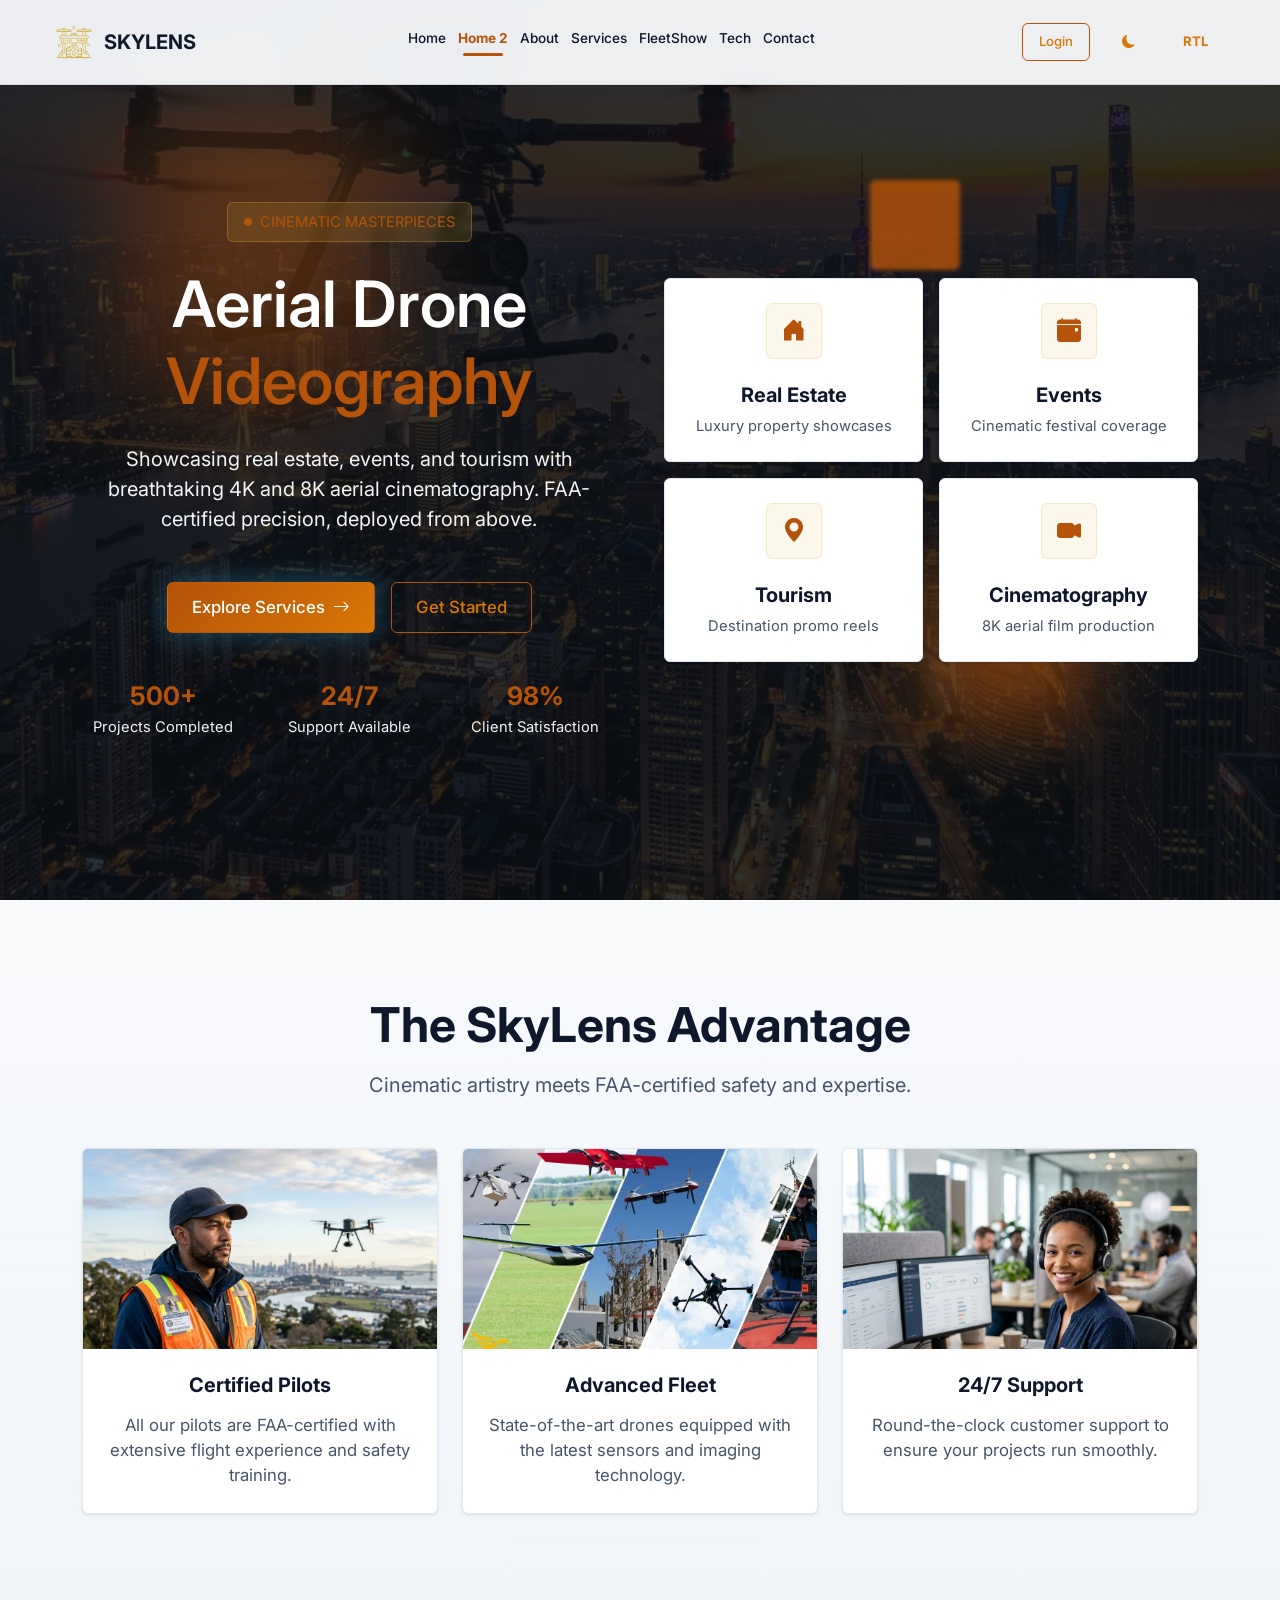
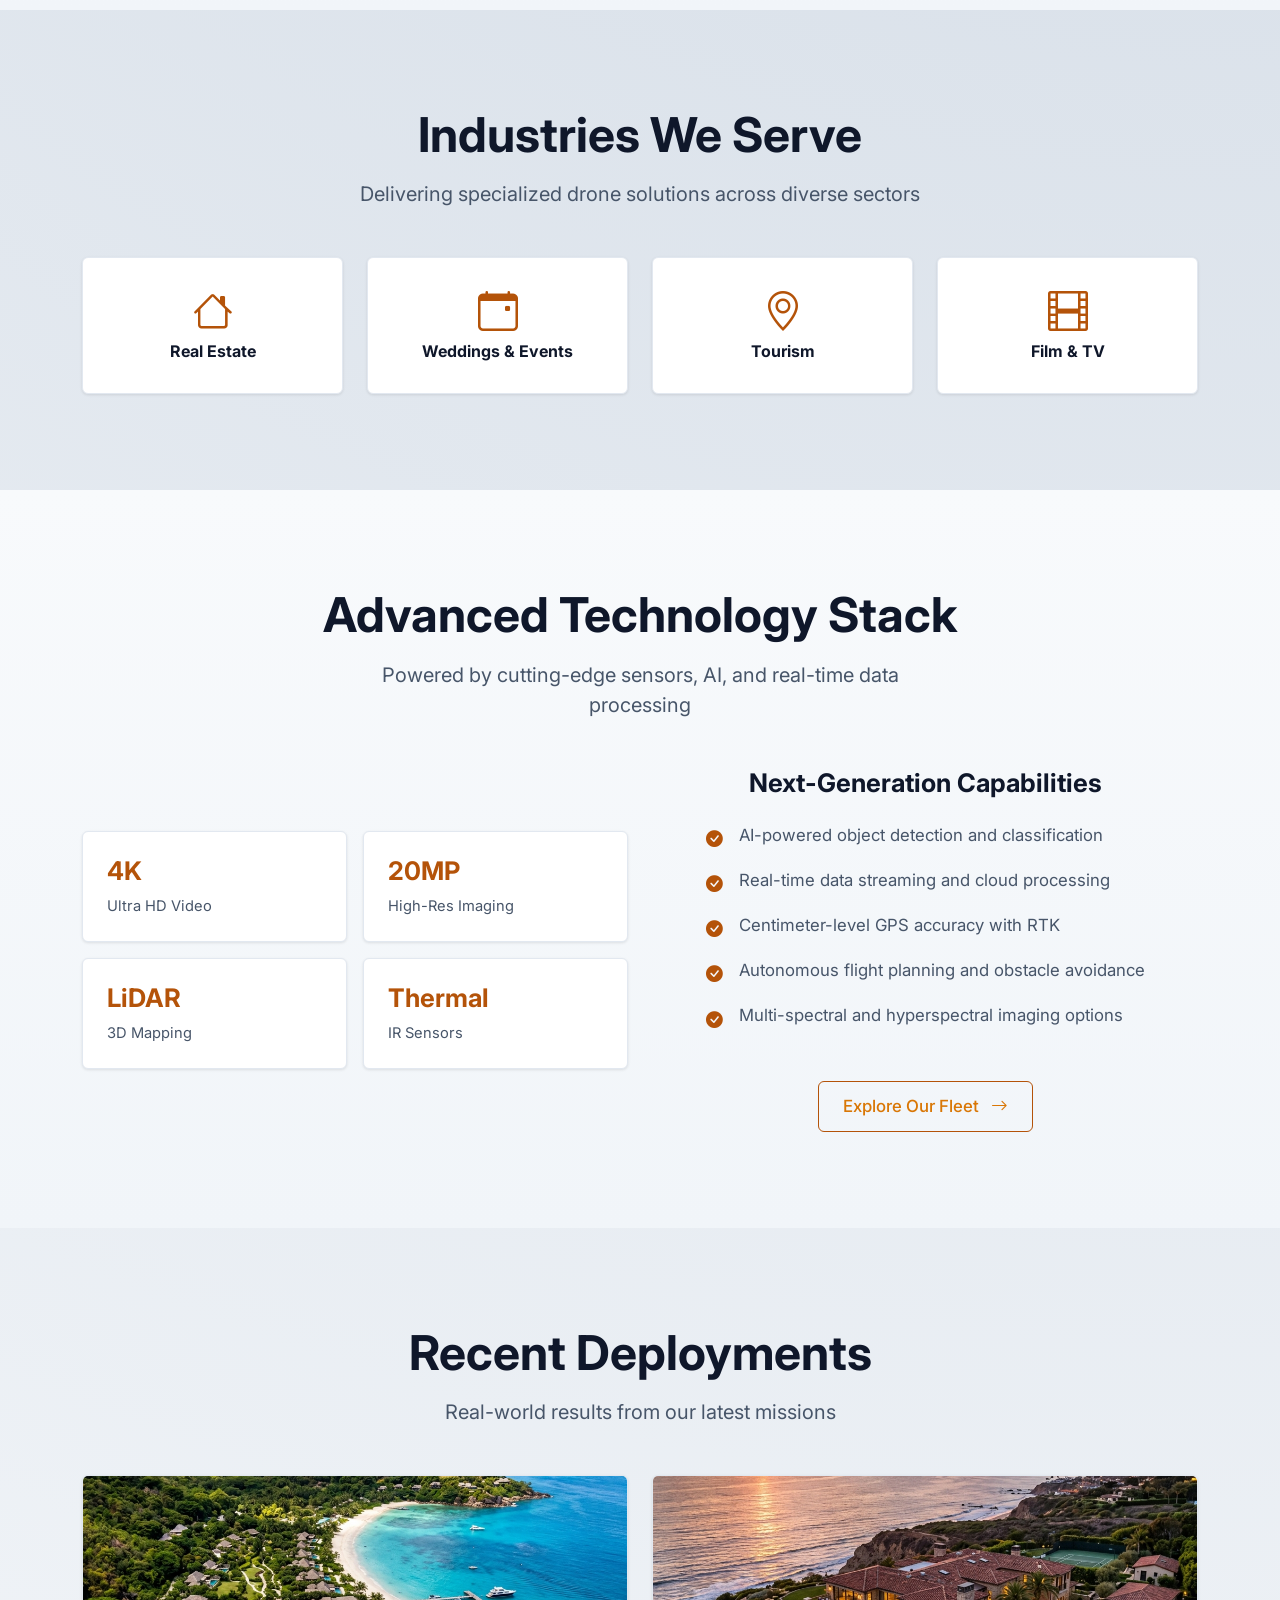
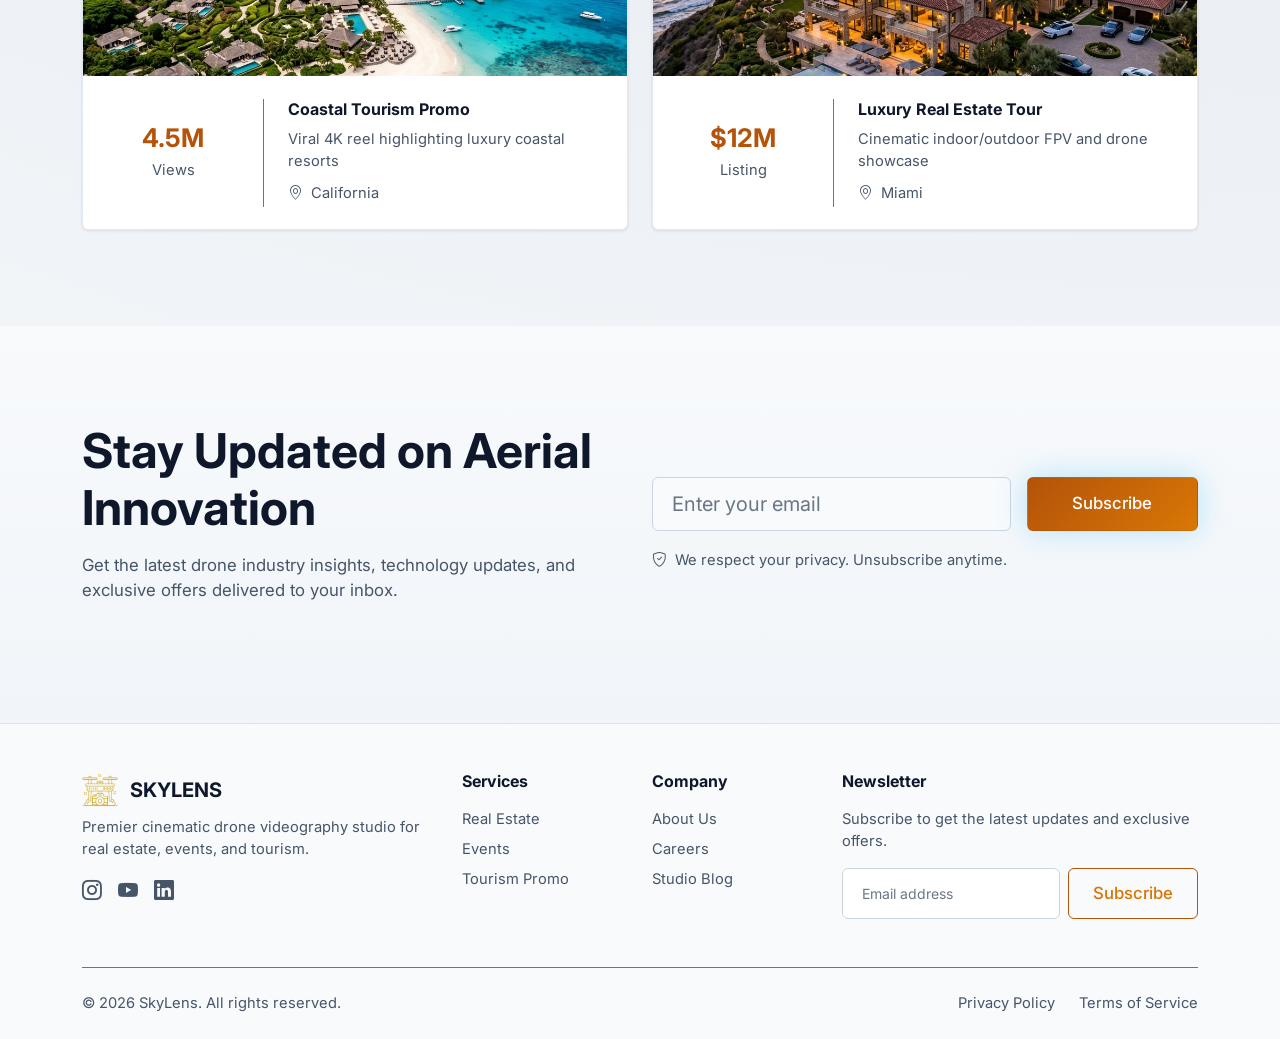
<file: home-2.html>
<!DOCTYPE html>
<html lang="en">

<head>
    <meta charset="UTF-8">
    <meta name="viewport" content="width=device-width, initial-scale=1.0">
    <title>SkyLens - Cinematic Drone Services</title>

    <!-- SEO Meta Tags -->
    <meta name="description"
        content="Cinematic drone videography for real estate, events, and tourism. Next-gen aerial solutions to showcase your vision.">
    <meta name="keywords" content="cinematic drones, real estate videography, drone events, aerial tourism promo">

    <!-- Open Graph / Facebook -->
    <meta property="og:type" content="website">
    <meta property="og:url" content="https://aerialdronestudio.com/home-2.html">
    <meta property="og:title" content="Cinematic Drone Services | SkyLens">
    <meta property="og:description" content="Transform your vision with cutting-edge cinematic aerial videography.">
    <meta property="og:image" content="https://aerialdronestudio.com/favicon.png">

    <!-- Twitter Card -->
    <meta name="twitter:card" content="summary_large_image">
    <meta name="twitter:title" content="Cinematic Drone Services | SkyLens">
    <meta name="twitter:description" content="Transform your vision with cutting-edge cinematic aerial videography.">

    <!-- Fonts -->
    <link rel="preconnect" href="https://fonts.googleapis.com">
    <link rel="preconnect" href="https://fonts.gstatic.com" crossorigin>
    <link href="https://fonts.googleapis.com/css2?family=Inter:wght@300;400;500;600;700;800&display=swap"
        rel="stylesheet">

    <!-- Bootstrap CSS -->
    <link id="bootstrap-css" href="https://cdn.jsdelivr.net/npm/bootstrap@5.3.0/dist/css/bootstrap.min.css"
        rel="stylesheet">
    <!-- Bootstrap Icons -->
    <link rel="stylesheet" href="https://cdn.jsdelivr.net/npm/bootstrap-icons@1.11.1/font/bootstrap-icons.css">

    <!-- Custom Styles -->
    <link rel="stylesheet" href="assets/css/style.css">

    <!-- Favicon -->
    <link rel="icon" type="image/png" href="favicon.png">
</head>

<body>

    <!-- Navigation -->
    <nav class="navbar navbar-expand-custom fixed-top" id="mainNavbar" role="navigation" aria-label="Main navigation">
        <div class="container-xl">
            <a class="navbar-brand brand-logo-dark" href="index.html" aria-label="SkyLens home">
                <img src="favicon.png" alt="SkyLens Logo" width="36" height="36" class="me-1">
                <span class="h5 fw-bold text-main m-0 tracking-tight">SKYLENS</span>
            </a>

            <div class="d-flex align-items-center gap-2">
                <!-- Theme Toggle - Always visible beside nav toggle -->
                <!-- Theme Toggle - Always visible beside nav toggle -->
                <button class="theme-toggle btn btn-sm btn-outline-custom border-0 p-2 d-custom-none"
                    style="white-space: nowrap;">
                    <i class="bi bi-sun-fill"></i>
                </button>
                <button class="rtl-toggle btn btn-sm btn-outline-custom border-0 p-2 d-custom-none"
                    style="white-space: nowrap;" title="Toggle RTL">
                    <span class="rtl-text fw-bold">RTL</span>
                </button>

                <!-- Nav Toggle Button -->
                <button class="navbar-toggler border-0 shadow-none text-main" type="button" data-bs-toggle="offcanvas"
                    data-bs-target="#offcanvasNavbar" aria-controls="offcanvasNavbar"
                    aria-label="Toggle navigation menu" style="white-space: nowrap;">
                    <i class="bi bi-list fs-2"></i>
                </button>
            </div>
            <div class="offcanvas offcanvas-end" tabindex="-1" id="offcanvasNavbar"
                aria-labelledby="offcanvasNavbarLabel" style="background-color: var(--autonix-bg);">
                <div class="offcanvas-header border-bottom border-secondary">
                    <h5 class="offcanvas-title text-main fw-bold" id="offcanvasNavbarLabel">Menu</h5>
                    <button type="button" class="btn-close btn-close-white" data-bs-dismiss="offcanvas"
                        aria-label="Close"></button>
                </div>
                <div class="offcanvas-body d-flex flex-column">


                    <ul class="navbar-nav ms-auto align-items-center gap-lg-4">
                        <!-- Home Dropdown -->
                        <!-- Home Links -->
                        <li class="nav-item"><a class="nav-link" href="index.html">Home</a></li>
                        <li class="nav-item"><a class="nav-link active" href="home-2.html">Home 2</a></li>
                        <li class="nav-item"><a class="nav-link" href="about.html">About</a></li>
                        <li class="nav-item"><a class="nav-link" href="services.html">Services</a></li>
                        <li class="nav-item"><a class="nav-link" href="fleetshow.html">FleetShow</a></li>
                        <li class="nav-item"><a class="nav-link" href="technology.html">Tech</a></li>
                        <li class="nav-item"><a class="nav-link" href="contact.html">Contact</a></li>

                        <!-- Auth Buttons -->
                        <li class="nav-item" id="authButtons">
                            <div class="d-flex gap-2 align-items-center mt-3 mt-lg-0">
                                <a href="login.html" class="btn btn-sm btn-outline-custom">Login</a>
                                <button
                                    class="theme-toggle btn btn-sm btn-outline-custom border-0 p-2 d-none d-custom-block ms-2"
                                    style="white-space: nowrap;">
                                    <i class="bi bi-sun-fill"></i>
                                </button>
                                <button
                                    class="rtl-toggle btn btn-sm btn-outline-custom border-0 p-2 d-none d-custom-block ms-2"
                                    style="white-space: nowrap;" title="Toggle RTL">
                                    <span class="rtl-text fw-bold">RTL</span>
                                </button>
                            </div>
                        </li>

                    </ul>
                </div>
            </div>
        </div>
    </nav>

    <!-- Hero Section - Alternative Split Layout -->
    <section class="hero-section" id="hero"
        style="padding: 120px 0 80px; background: linear-gradient(rgba(11, 15, 20, 0.85), rgba(11, 15, 20, 0.85)), url('assets/img/hero_home2_1782537134128.png') no-repeat center center/cover;">
        <div class="hero-shape shape-1"></div>
        <div class="hero-shape shape-2"></div>
        <div class="hero-shape shape-3"></div>

        <div class="container position-relative z-2">
            <div class="row align-items-center g-5">
                <!-- Left Content -->
                <div class="col-lg-6 text-center">
                    <div class="d-inline-flex align-items-center gap-2 badge-custom mb-4">
                        <span class="bg-gold rounded-circle" style="width: 8px; height: 8px;"></span>
                        <span class="text-gold text-uppercase fw-medium small tracking-wider">Cinematic
                            Masterpieces</span>
                    </div>

                    <h1 class="display-4 fw-bolder text-white mb-4 lh-tight">
                        Aerial Drone <br>
                        <span class="text-gradient">Videography</span>
                    </h1>

                    <p class="lead text-gray mb-5">
                        Showcasing real estate, events, and tourism with breathtaking 4K and 8K aerial cinematography.
                        FAA-certified precision, deployed from above.
                    </p>

                    <div class="d-flex flex-column flex-sm-row gap-3 mb-5 justify-content-center">
                        <a href="services.html"
                            class="btn btn-gradient d-flex align-items-center justify-content-center gap-2 text-decoration-none">
                            Explore Services <i class="bi bi-arrow-right"></i>
                        </a>
                        <a href="contact.html" class="btn btn-outline-custom text-decoration-none">
                            Get Started
                        </a>
                    </div>

                    <!-- Stats -->
                    <div class="row g-4">
                        <div class="col-4">
                            <h3 class="fw-bold text-cyan mb-1">500+</h3>
                            <p class="text-gray small mb-0">Projects Completed</p>
                        </div>
                        <div class="col-4">
                            <h3 class="fw-bold text-cyan mb-1">24/7</h3>
                            <p class="text-gray small mb-0">Support Available</p>
                        </div>
                        <div class="col-4">
                            <h3 class="fw-bold text-cyan mb-1">98%</h3>
                            <p class="text-gray small mb-0">Client Satisfaction</p>
                        </div>
                    </div>
                </div>

                <!-- Right Content - Service Cards Grid -->
                <div class="col-lg-6">
                    <div class="row g-3">
                        <div class="col-6">
                            <div class="service-card h-100 text-center p-4">
                                <div class="icon-box mx-auto">
                                    <i class="bi bi-house-door-fill"></i>
                                </div>
                                <h5 class="text-white fw-bold mb-2">Real Estate</h5>
                                <p class="text-gray small mb-0">Luxury property showcases</p>
                            </div>
                        </div>
                        <div class="col-6">
                            <div class="service-card h-100 text-center p-4">
                                <div class="icon-box mx-auto">
                                    <i class="bi bi-calendar-event-fill"></i>
                                </div>
                                <h5 class="text-white fw-bold mb-2">Events</h5>
                                <p class="text-gray small mb-0">Cinematic festival coverage</p>
                            </div>
                        </div>
                        <div class="col-6">
                            <div class="service-card h-100 text-center p-4">
                                <div class="icon-box mx-auto">
                                    <i class="bi bi-geo-alt-fill"></i>
                                </div>
                                <h5 class="text-white fw-bold mb-2">Tourism</h5>
                                <p class="text-gray small mb-0">Destination promo reels</p>
                            </div>
                        </div>
                        <div class="col-6">
                            <div class="service-card h-100 text-center p-4">
                                <div class="icon-box mx-auto">
                                    <i class="bi bi-camera-video-fill"></i>
                                </div>
                                <h5 class="text-white fw-bold mb-2">Cinematography</h5>
                                <p class="text-gray small mb-0">8K aerial film production</p>
                            </div>
                        </div>
                    </div>
                </div>
            </div>
        </div>
    </section>

    <!-- Why Choose Us Section -->
    <section class="py-5 section-bg-gradient">
        <div class="container py-5">
            <div class="text-center mb-5">
                <h2 class="display-5 fw-bold text-white mb-3">The SkyLens Advantage</h2>
                <p class="text-gray lead mx-auto" style="max-width: 600px;">
                    Cinematic artistry meets FAA-certified safety and expertise.
                </p>
            </div>

            <div class="row g-4">
                <div class="col-md-4">
                    <div class="service-card text-center h-100 overflow-hidden p-0">
                        <img src="assets/img/pilot.png" class="img-fluid w-100" alt="Certified Pilots" style="height: 200px; object-fit: cover; object-position: top;">
                        <div class="p-4">
                            <h5 class="text-white fw-bold mb-3">Certified Pilots</h5>
                            <p class="text-gray mb-0">All our pilots are FAA-certified with extensive flight experience and
                                safety training.</p>
                        </div>
                    </div>
                </div>
                <div class="col-md-4">
                    <div class="service-card text-center h-100 overflow-hidden p-0">
                        <img src="Droneshero.webp" class="img-fluid w-100" alt="Advanced Fleet" style="height: 200px; object-fit: cover;">
                        <div class="p-4">
                            <h5 class="text-white fw-bold mb-3">Advanced Fleet</h5>
                            <p class="text-gray mb-0">State-of-the-art drones equipped with the latest sensors and imaging
                                technology.</p>
                        </div>
                    </div>
                </div>
                <div class="col-md-4">
                    <div class="service-card text-center h-100 overflow-hidden p-0">
                        <img src="assets/img/support.png" class="img-fluid w-100" alt="24/7 Support" style="height: 200px; object-fit: cover; object-position: top;">
                        <div class="p-4">
                            <h5 class="text-white fw-bold mb-3">24/7 Support</h5>
                            <p class="text-gray mb-0">Round-the-clock customer support to ensure your projects run smoothly.</p>
                        </div>
                    </div>
                </div>
            </div>
        </div>
    </section>

    <!-- Industries Served -->
    <section class="py-5">
        <div class="container py-5">
            <div class="text-center mb-5">
                <h2 class="display-5 fw-bold text-white mb-3">Industries We Serve</h2>
                <p class="text-gray lead mx-auto" style="max-width: 600px;">
                    Delivering specialized drone solutions across diverse sectors
                </p>
            </div>

            <div class="row g-4">
                <div class="col-md-3 col-6">
                    <div class="service-card text-center h-100 p-4">
                        <i class="bi bi-house text-cyan fs-1 mb-3"></i>
                        <h6 class="text-white fw-bold">Real Estate</h6>
                    </div>
                </div>
                <div class="col-md-3 col-6">
                    <div class="service-card text-center h-100 p-4">
                        <i class="bi bi-calendar-event text-cyan fs-1 mb-3"></i>
                        <h6 class="text-white fw-bold">Weddings & Events</h6>
                    </div>
                </div>
                <div class="col-md-3 col-6">
                    <div class="service-card text-center h-100 p-4">
                        <i class="bi bi-geo-alt text-cyan fs-1 mb-3"></i>
                        <h6 class="text-white fw-bold">Tourism</h6>
                    </div>
                </div>
                <div class="col-md-3 col-6">
                    <div class="service-card text-center h-100 p-4">
                        <i class="bi bi-film text-cyan fs-1 mb-3"></i>
                        <h6 class="text-white fw-bold">Film & TV</h6>
                    </div>
                </div>
            </div>
        </div>
    </section>

    <!-- Technology Highlights -->
    <section class="py-5 section-bg-gradient">
        <div class="container py-5">
            <div class="text-center mb-5">
                <h2 class="display-5 fw-bold text-white mb-3">Advanced Technology Stack</h2>
                <p class="text-gray lead mx-auto" style="max-width: 600px;">
                    Powered by cutting-edge sensors, AI, and real-time data processing
                </p>
            </div>

            <div class="row g-4 align-items-center">
                <div class="col-lg-6">
                    <div class="row g-3">
                        <div class="col-6">
                            <div class="service-card p-4">
                                <h3 class="text-cyan fw-bold mb-2">4K</h3>
                                <p class="text-gray small mb-0">Ultra HD Video</p>
                            </div>
                        </div>
                        <div class="col-6">
                            <div class="service-card p-4">
                                <h3 class="text-cyan fw-bold mb-2">20MP</h3>
                                <p class="text-gray small mb-0">High-Res Imaging</p>
                            </div>
                        </div>
                        <div class="col-6">
                            <div class="service-card p-4">
                                <h3 class="text-cyan fw-bold mb-2">LiDAR</h3>
                                <p class="text-gray small mb-0">3D Mapping</p>
                            </div>
                        </div>
                        <div class="col-6">
                            <div class="service-card p-4">
                                <h3 class="text-cyan fw-bold mb-2">Thermal</h3>
                                <p class="text-gray small mb-0">IR Sensors</p>
                            </div>
                        </div>
                    </div>
                </div>
                <div class="col-lg-6">
                    <h4 class="text-white fw-bold mb-4 text-center">Next-Generation Capabilities</h4>
                    <div class="d-flex justify-content-center">
                        <ul class="list-unstyled text-start">
                            <li class="mb-3 d-flex align-items-start">
                                <i class="bi bi-check-circle-fill text-cyan me-3 mt-1"></i>
                                <span class="text-gray">AI-powered object detection and classification</span>
                            </li>
                            <li class="mb-3 d-flex align-items-start">
                                <i class="bi bi-check-circle-fill text-cyan me-3 mt-1"></i>
                                <span class="text-gray">Real-time data streaming and cloud processing</span>
                            </li>
                            <li class="mb-3 d-flex align-items-start">
                                <i class="bi bi-check-circle-fill text-cyan me-3 mt-1"></i>
                                <span class="text-gray">Centimeter-level GPS accuracy with RTK</span>
                            </li>
                            <li class="mb-3 d-flex align-items-start">
                                <i class="bi bi-check-circle-fill text-cyan me-3 mt-1"></i>
                                <span class="text-gray">Autonomous flight planning and obstacle avoidance</span>
                            </li>
                            <li class="mb-3 d-flex align-items-start">
                                <i class="bi bi-check-circle-fill text-cyan me-3 mt-1"></i>
                                <span class="text-gray">Multi-spectral and hyperspectral imaging options</span>
                            </li>
                        </ul>
                    </div>
                    <div class="text-center">
                        <a href="technology.html" class="btn btn-outline-custom mt-3">
                            Explore Our Fleet <i class="bi bi-arrow-right ms-2"></i>
                        </a>
                    </div>
                </div>
            </div>
        </div>
    </section>

    <!-- Recent Deployments -->
    <section class="py-5">
        <div class="container py-5">
            <div class="text-center mb-5">
                <h2 class="display-5 fw-bold text-white mb-3">Recent Deployments</h2>
                <p class="text-gray lead mx-auto" style="max-width: 600px;">
                    Real-world results from our latest missions
                </p>
            </div>

            <div class="row g-4">
                <div class="col-md-6">
                    <div class="service-card h-100 overflow-hidden p-0">
                        <img src="assets/img/tourism_drone.png" class="img-fluid w-100" alt="Tourism" style="height: 200px; object-fit: cover;">
                        <div class="row g-0 align-items-center">
                            <div class="col-4">
                                <div class="p-4 text-center border-end border-secondary">
                                    <h3 class="text-cyan fw-bold mb-1">4.5M</h3>
                                    <small class="text-gray">Views</small>
                                </div>
                            </div>
                            <div class="col-8">
                                <div class="p-4">
                                    <h6 class="text-white fw-bold mb-2">Coastal Tourism Promo</h6>
                                    <p class="text-gray small mb-2">Viral 4K reel highlighting luxury coastal resorts
                                    </p>
                                    <small class="text-gray"><i class="bi bi-geo-alt me-1"></i> California</small>
                                </div>
                            </div>
                        </div>
                    </div>
                </div>
                <div class="col-md-6">
                    <div class="service-card h-100 overflow-hidden p-0">
                        <img src="assets/img/real_estate_drone.png" class="img-fluid w-100" alt="Real Estate" style="height: 200px; object-fit: cover;">
                        <div class="row g-0 align-items-center">
                            <div class="col-4">
                                <div class="p-4 text-center border-end border-secondary">
                                    <h3 class="text-cyan fw-bold mb-1">$12M</h3>
                                    <small class="text-gray">Listing</small>
                                </div>
                            </div>
                            <div class="col-8">
                                <div class="p-4">
                                    <h6 class="text-white fw-bold mb-2">Luxury Real Estate Tour</h6>
                                    <p class="text-gray small mb-2">Cinematic indoor/outdoor FPV and drone showcase</p>
                                    <small class="text-gray"><i class="bi bi-geo-alt me-1"></i> Miami</small>
                                </div>
                            </div>
                        </div>
                    </div>
                </div>
            </div>
        </div>
    </section>

    <!-- Newsletter CTA -->
    <section class="py-5 section-bg-gradient">
        <div class="container py-5">
            <div class="row align-items-center g-4">
                <div class="col-lg-6">
                    <h2 class="display-6 fw-bold text-white mb-3">Stay Updated on Aerial Innovation</h2>
                    <p class="text-gray mb-4">
                        Get the latest drone industry insights, technology updates, and exclusive offers delivered to
                        your inbox.
                    </p>
                </div>
                <div class="col-lg-6">
                    <form class="row g-3">
                        <div class="col-md-8">
                            <input type="email" class="form-control form-control-lg bg-dark text-white border-secondary h-100"
                                placeholder="Enter your email" required>
                        </div>
                        <div class="col-md-4">
                            <button type="submit" class="btn btn-gradient btn-lg w-100 h-100">Subscribe</button>
                        </div>
                        <div class="col-12">
                            <small class="text-gray">
                                <i class="bi bi-shield-check me-1"></i>
                                We respect your privacy. Unsubscribe anytime.
                            </small>
                        </div>
                    </form>
                </div>
            </div>
        </div>
    </section>

    <!-- Footer -->
    <footer class="pt-5 pb-4" role="contentinfo" aria-label="Site footer">
        <div class="container">
            <div class="row g-4 mb-5">
                <div class="col-12 col-md-6 col-lg-4">
                    <a class="navbar-brand brand-logo-dark" href="index.html" aria-label="SkyLens home">
                        <img src="favicon.png" alt="SkyLens Logo" width="36" height="36" class="me-1">
                        <span class="h5 fw-bold text-main m-0 tracking-tight">SKYLENS</span>
                    </a>
                    <p class="text-gray small mb-3">Premier cinematic drone videography studio for real estate, events,
                        and tourism.</p>
                    <div class="d-flex gap-3">
                        <a href="https://instagram.com/" target="_blank" rel="noopener noreferrer"
                            class="text-gray fs-5 social-icon social-instagram" aria-label="Follow us on 
Instagram"><i class="bi bi-instagram"></i></a>
                        <a href="https://youtube.com/" target="_blank" rel="noopener noreferrer"
                            class="text-gray fs-5 social-icon social-youtube" aria-label="Subscribe on YouTube"><i
                                class="bi bi-youtube"></i></a>
                        <a href="https://linkedin.com/" target="_blank" rel="noopener noreferrer"
                            class="text-gray fs-5 social-icon social-linkedin" aria-label="Connect on LinkedIn"><i
                                class="bi bi-linkedin"></i></a>
                    </div>
                </div>
                <div class="col-6 col-md-6 col-lg-2">
                    <h6 class="text-main fw-bold mb-3">Services</h6>
                    <ul class="list-unstyled d-flex flex-column gap-2 small">
                        <li><a href="services.html#real-estate" class="footer-link">Real Estate</a></li>
                        <li><a href="services.html#events" class="footer-link">Events</a></li>
                        <li><a href="services.html#tourism" class="footer-link">Tourism Promo</a></li>
                    </ul>
                </div>
                <div class="col-6 col-md-6 col-lg-2">
                    <h6 class="text-main fw-bold mb-3">Company</h6>
                    <ul class="list-unstyled d-flex flex-column gap-2 small">
                        <li><a href="about.html" class="footer-link">About Us</a></li>
                        <li><a href="careers.html" class="footer-link">Careers</a></li>
                        <li><a href="blog.html" class="footer-link">Studio Blog</a></li>
                    </ul>
                </div>
                <div class="col-12 col-md-6 col-lg-4">
                    <h6 class="text-main fw-bold mb-3">Newsletter</h6>
                    <p class="text-gray small mb-3">Subscribe to get the latest updates and exclusive offers.</p>
                    <form class="d-flex gap-2" onsubmit="event.preventDefault();">
                        <input type="email" class="form-control form-control-sm text-main"
                            placeholder="Email address" required>
                        <button class="btn btn-sm btn-outline-custom" type="submit">Subscribe</button>
                    </form>
                </div>
            </div>
            <div
                class="border-top border-secondary pt-4 d-flex flex-column flex-md-row justify-content-between align-items-center gap-3 text-muted small">
                <div>&copy; 2026 SkyLens. All rights reserved.</div>
                <div class="d-flex gap-4">
                    <a href="privacy.html" class="footer-link">Privacy Policy</a>
                    <a href="privacy.html" class="footer-link">Terms of Service</a>
                </div>
            </div>
        </div>
    </footer>



    <!-- Bootstrap Bundle JS -->
    <script src="https://cdn.jsdelivr.net/npm/bootstrap@5.3.0/dist/js/bootstrap.bundle.min.js"></script>
    <script type="module" src="assets/js/main.js"></script>
    <script type="module" src="assets/js/theme.js"></script>
<!-- Back To Top Button -->
<button id="backToTop" class="back-to-top" aria-label="Back to Top">
    <i class="bi bi-arrow-up"></i>
</button>
</body>

</html>
</file>
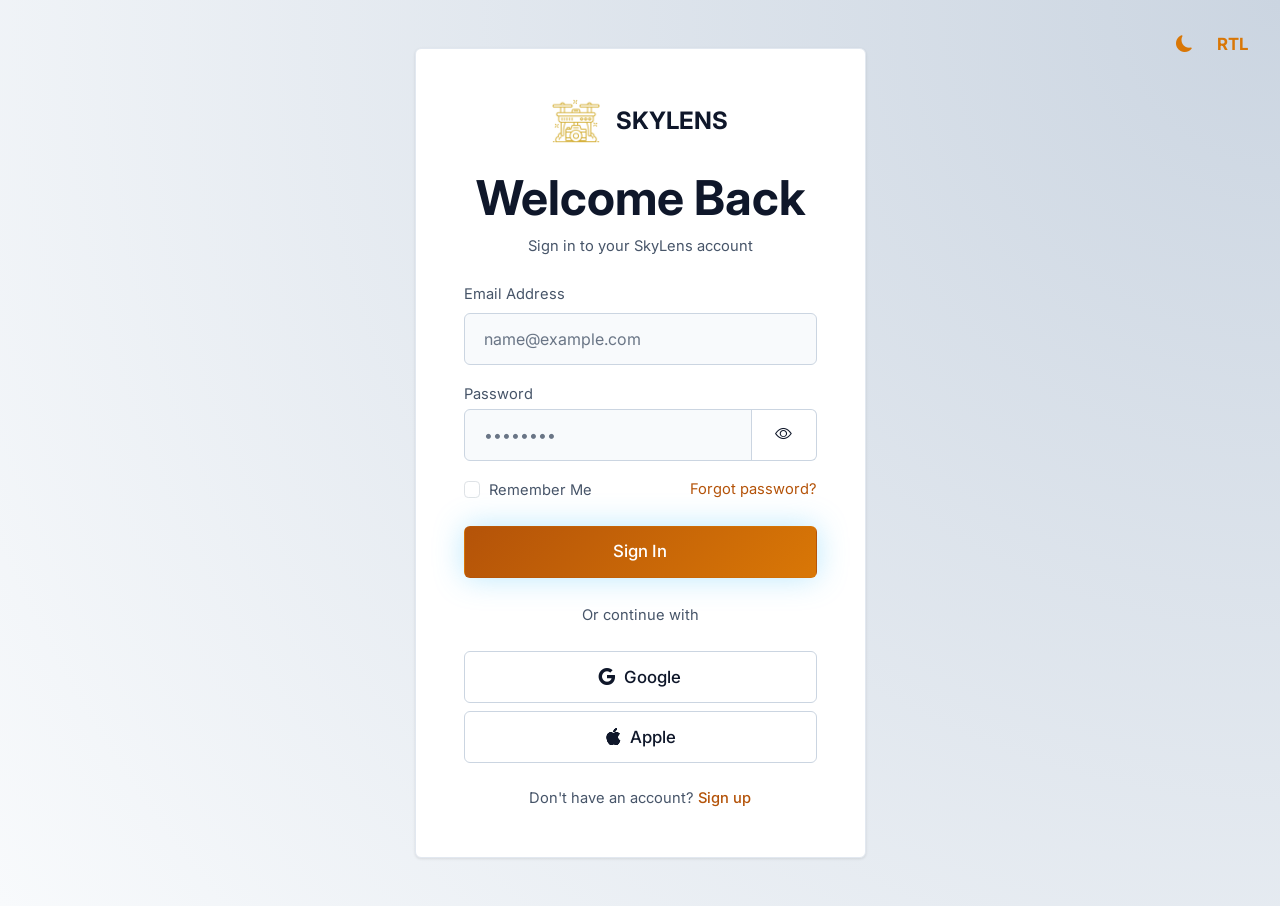
<file: login.html>
<!DOCTYPE html>
<html lang="en" data-theme="dark">

<head>
    <meta charset="UTF-8">
    <meta name="viewport" content="width=device-width, initial-scale=1.0">
    <title>Sign In - SkyLens</title>
    <meta name="description" content="Sign in to your SkyLens account.">
    
    <link rel="preconnect" href="https://fonts.googleapis.com">
    <link rel="preconnect" href="https://fonts.gstatic.com" crossorigin>
    <link href="https://fonts.googleapis.com/css2?family=Inter:wght@300;400;500;600;700;800&display=swap" rel="stylesheet">
    
    <link id="bootstrap-css" href="https://cdn.jsdelivr.net/npm/bootstrap@5.3.0/dist/css/bootstrap.min.css" rel="stylesheet">
    <link rel="stylesheet" href="https://cdn.jsdelivr.net/npm/bootstrap-icons@1.11.1/font/bootstrap-icons.css">
    <link rel="stylesheet" href="assets/css/style.css">
    <link rel="icon" type="image/png" href="favicon.png">
</head>

<body>
    <!-- Top-Right Toggles -->
    <div class="auth-toggles d-flex gap-2 z-3">
        <button class="theme-toggle btn btn-sm btn-outline-custom border-0 p-2" title="Toggle Theme">
            <i class="bi bi-moon-fill"></i>
        </button>
        <button class="rtl-toggle btn btn-sm btn-outline-custom border-0 p-2" title="Toggle RTL">
            <span class="rtl-text fw-bold">RTL</span>
        </button>
    </div>

    <!-- Main Content -->
    <main class="d-flex align-items-center justify-content-center auth-page-main" style="min-height: 100vh;">
        <div class="container">
            <div class="row justify-content-center">
                <div class="col-12 col-sm-10 col-md-8 col-lg-6 col-xl-5">
                    <div class="service-card p-4 p-lg-5">
                        <div class="text-center mb-4">
                            <a class="brand-logo-dark d-inline-flex mb-4" href="index.html" aria-label="SkyLens home">
                                <img src="favicon.png" alt="SkyLens Logo" width="48" height="48" class="me-2">
                                <span class="h4 fw-bold text-main m-0 tracking-tight">SKYLENS</span>
                            </a>
                            <h2 class="fw-bold text-main mb-2">Welcome Back</h2>
                            <p class="text-gray small mb-3">Sign in to your SkyLens account</p>
                        </div>

                        <form id="loginForm" onsubmit="event.preventDefault();">
                            <div class="mb-3 text-start">
                                <label for="email" class="form-label text-gray small fw-medium">Email Address</label>
                                <input type="email" class="form-control bg-transparent text-main border-secondary py-2" id="email" required placeholder="name@example.com">
                            </div>
                            
                            <div class="mb-3 text-start">
                                <label for="password" class="form-label text-gray small fw-medium mb-1">Password</label>
                                <div class="input-group">
                                    <input type="password" class="form-control bg-transparent text-main border-secondary border-end-0 py-2" id="password" required placeholder="••••••••">
                                    <button class="btn btn-outline-secondary border-start-0 py-2" type="button" id="togglePassword" onclick="const p = document.getElementById('password'); p.type = p.type === 'password' ? 'text' : 'password'; this.querySelector('i').classList.toggle('bi-eye'); this.querySelector('i').classList.toggle('bi-eye-slash');">
                                        <i class="bi bi-eye"></i>
                                    </button>
                                </div>
                            </div>

                            <div class="d-flex justify-content-between align-items-center mb-4">
                                <div class="form-check mb-0">
                                    <input class="form-check-input" type="checkbox" value="" id="rememberMe">
                                    <label class="form-check-label text-gray small" for="rememberMe">
                                        Remember Me
                                    </label>
                                </div>
                                <a href="#" class="text-cyan small text-decoration-none">Forgot password?</a>
                            </div>

                            <button type="submit" class="btn btn-gradient w-100 mb-4 py-2">Sign In</button>

                            <div class="text-center mb-4">
                                <span class="text-gray small">Or continue with</span>
                            </div>

                            <div class="d-grid gap-2">
                                <button type="button" class="btn btn-outline-secondary d-flex align-items-center justify-content-center gap-2 py-2">
                                    <i class="bi bi-google"></i> Google
                                </button>
                                <button type="button" class="btn btn-outline-secondary d-flex align-items-center justify-content-center gap-2 py-2">
                                    <i class="bi bi-apple"></i> Apple
                                </button>
                            </div>
                        </form>

                        <div class="text-center mt-4">
                            <p class="text-gray small mb-0">Don't have an account? <a href="signup.html" class="text-cyan text-decoration-none fw-medium">Sign up</a></p>
                        </div>
                    </div>
                </div>
            </div>
        </div>
    </main>

    <script src="https://cdn.jsdelivr.net/npm/bootstrap@5.3.0/dist/js/bootstrap.bundle.min.js"></script>
    <script type="module" src="assets/js/main.js"></script>
    <script type="module" src="assets/js/theme.js"></script>
<!-- Back To Top Button -->
<button id="backToTop" class="back-to-top" aria-label="Back to Top">
    <i class="bi bi-arrow-up"></i>
</button>
</body>
</html>
</file>
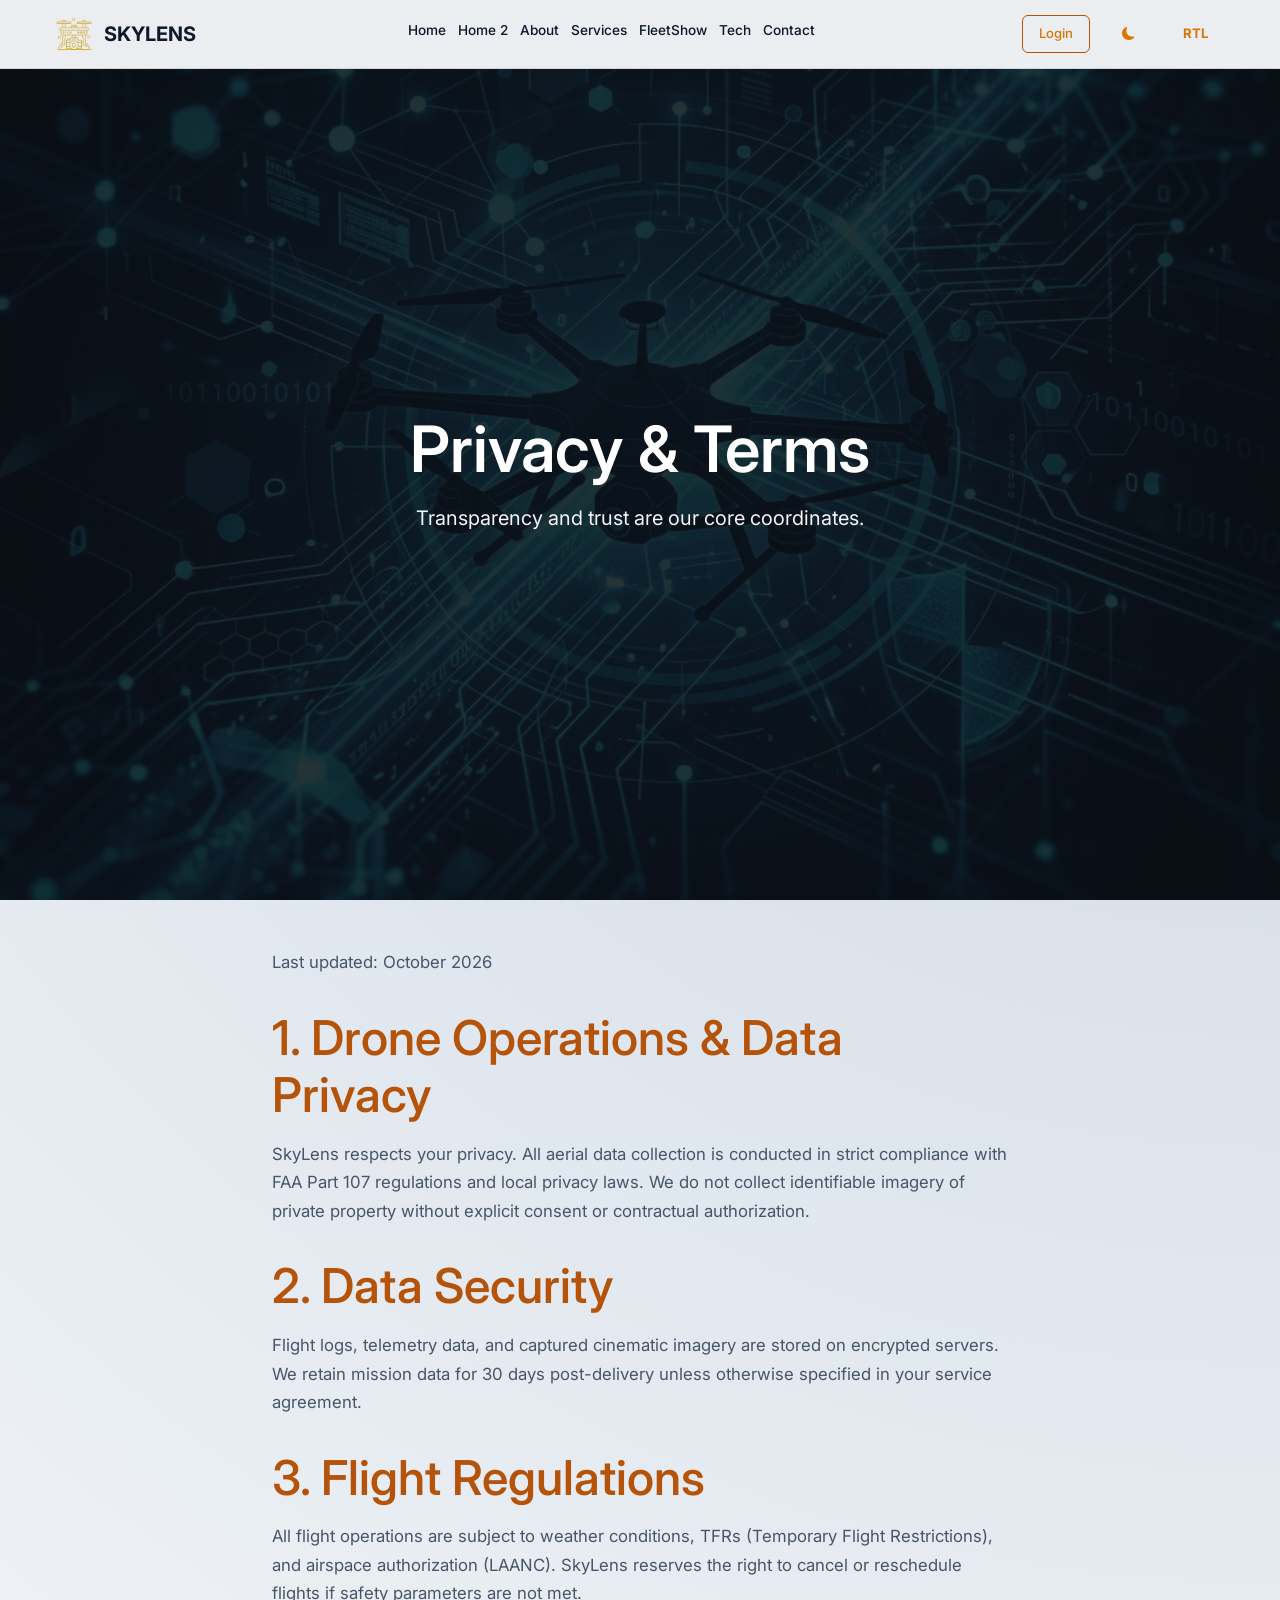
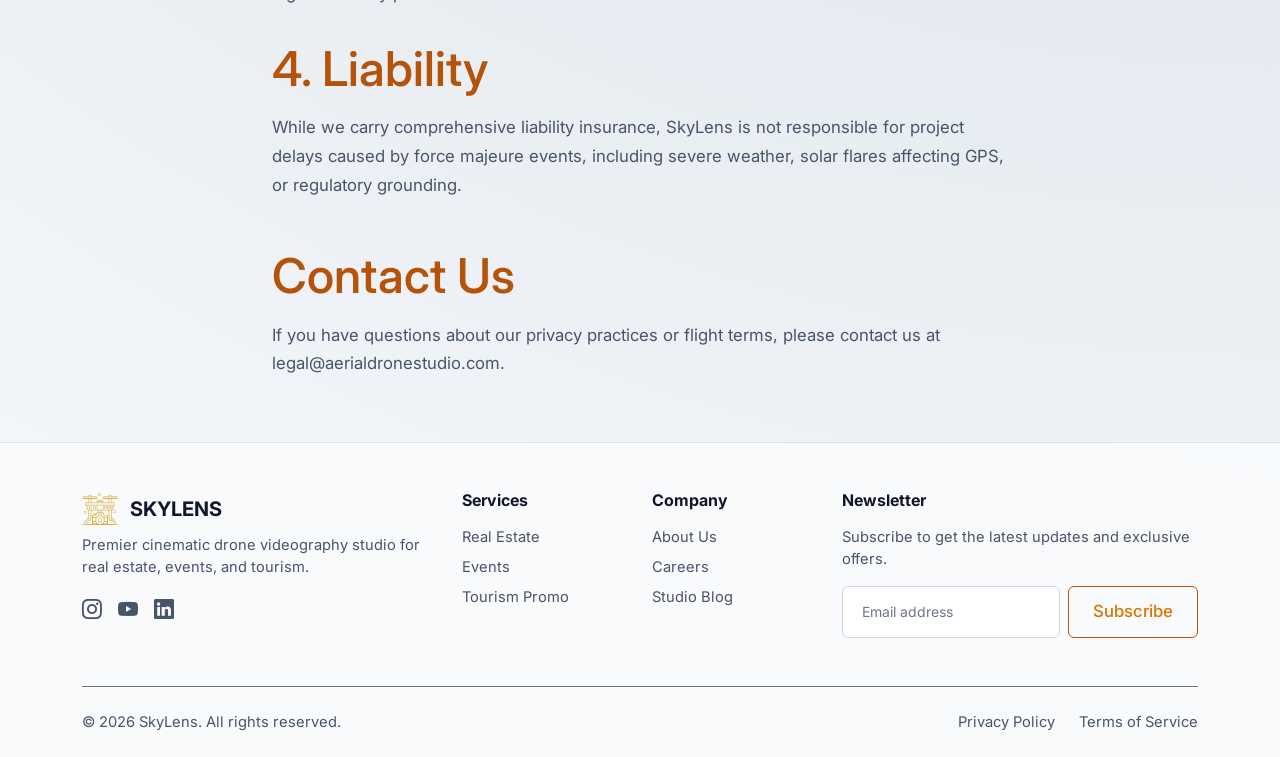
<file: privacy.html>
<!DOCTYPE html>
<html lang="en">

<head>
    <meta charset="UTF-8">
    <meta name="viewport" content="width=device-width, initial-scale=1.0">
    <title>Privacy Policy | SkyLens</title>

    <!-- SEO Meta Tags -->
    <meta name="description"
        content="SkyLens Privacy Policy. Learn how we collect, use, and protect your personal information.">
    <meta name="robots" content="noindex, follow">

    <!-- Open Graph / Facebook -->
    <meta property="og:type" content="website">
    <meta property="og:url" content="https://aerialdronestudio.com/privacy.html">
    <meta property="og:title" content="Privacy Policy | SkyLens">
    <meta property="og:description" content="Learn how SkyLens collects, uses, and protects your personal information.">
    <link rel="preconnect" href="https://fonts.googleapis.com">
    <link rel="preconnect" href="https://fonts.gstatic.com" crossorigin>
    <link href="https://fonts.googleapis.com/css2?family=Inter:wght@300;400;500;600;700;800&display=swap"
        rel="stylesheet">
    <link id="bootstrap-css" href="https://cdn.jsdelivr.net/npm/bootstrap@5.3.0/dist/css/bootstrap.min.css" rel="stylesheet">
    <link rel="stylesheet" href="https://cdn.jsdelivr.net/npm/bootstrap-icons@1.11.1/font/bootstrap-icons.css">
    <link rel="stylesheet" href="assets/css/style.css">
    <link rel="icon" type="image/png" href="favicon.png">
</head>

<body>
    <nav class="navbar navbar-expand-custom fixed-top" id="mainNavbar" role="navigation" aria-label="Main navigation">
        <div class="container-xl">
            <a class="navbar-brand brand-logo-dark" href="index.html" aria-label="SkyLens home">
                <img src="favicon.png" alt="SkyLens Logo" width="36" height="36" class="me-1">
                <span class="h5 fw-bold text-main m-0 tracking-tight">SKYLENS</span>
            </a>

            <div class="d-flex align-items-center gap-2">
                <!-- Theme Toggle - Always visible beside nav toggle -->
                <!-- Theme Toggle - Always visible beside nav toggle -->
                <button class="theme-toggle btn btn-sm btn-outline-custom border-0 p-2 d-custom-none"
                    style="white-space: nowrap;">
                    <i class="bi bi-sun-fill"></i>
                </button>
                <button class="rtl-toggle btn btn-sm btn-outline-custom border-0 p-2 d-custom-none" style="white-space: nowrap;" title="Toggle RTL">
                    <span class="rtl-text fw-bold">RTL</span>
                </button>

                <!-- Nav Toggle Button -->
                <button class="navbar-toggler border-0 shadow-none text-main" type="button"
                    data-bs-toggle="offcanvas" data-bs-target="#offcanvasNavbar" aria-controls="offcanvasNavbar"
                    aria-label="Toggle navigation menu" style="white-space: nowrap;">
                    <i class="bi bi-list fs-2"></i>
                </button>
            </div>
            <div class="offcanvas offcanvas-end" tabindex="-1" id="offcanvasNavbar" aria-labelledby="offcanvasNavbarLabel" style="background-color: var(--autonix-bg);">
                <div class="offcanvas-header border-bottom border-secondary">
                    <h5 class="offcanvas-title text-main fw-bold" id="offcanvasNavbarLabel">Menu</h5>
                    <button type="button" class="btn-close btn-close-white" data-bs-dismiss="offcanvas" aria-label="Close"></button>
                </div>
                <div class="offcanvas-body d-flex flex-column">


                <ul class="navbar-nav ms-auto align-items-center gap-lg-4">
                    <!-- Home Dropdown -->
                    <!-- Home Links -->
                    <li class="nav-item"><a class="nav-link" href="index.html">Home</a></li>
                    <li class="nav-item"><a class="nav-link" href="home-2.html">Home 2</a></li>
                    <li class="nav-item"><a class="nav-link" href="about.html">About</a></li>
                    <li class="nav-item"><a class="nav-link" href="services.html">Services</a></li>
                    <li class="nav-item"><a class="nav-link" href="fleetshow.html">FleetShow</a></li>
                    <li class="nav-item"><a class="nav-link" href="technology.html">Tech</a></li>
                    <li class="nav-item"><a class="nav-link" href="contact.html">Contact</a></li>

                                        <!-- Auth Buttons -->
                    <li class="nav-item" id="authButtons">
                        <div class="d-flex gap-2 align-items-center mt-3 mt-lg-0">
                            <a href="login.html" class="btn btn-sm btn-outline-custom">Login</a>
                            <button
                                class="theme-toggle btn btn-sm btn-outline-custom border-0 p-2 d-none d-custom-block ms-2"
                                style="white-space: nowrap;">
                                <i class="bi bi-sun-fill"></i>
                            </button>
                            <button
                                class="rtl-toggle btn btn-sm btn-outline-custom border-0 p-2 d-none d-custom-block ms-2"
                                style="white-space: nowrap;" title="Toggle RTL">
                                <span class="rtl-text fw-bold">RTL</span>
                            </button>
                        </div>
                    </li>

                </ul>
                </div>
            </div>
        </div>
    </nav>

    <!-- Page Header (Consistent with other pages) -->
    <div class="page-header" style="background: linear-gradient(rgba(11, 15, 20, 0.85), rgba(11, 15, 20, 0.85)), url('assets/img/header_privacy_1782537219558.png') no-repeat center center/cover;">
        <div class="container">
            <h1 class="display-4 fw-bold text-white mb-3">Privacy & Terms</h1>
            <p class="text-gray mx-auto lead" style="max-width: 600px;">Transparency and trust are our core coordinates.
            </p>
        </div>
    </div>

    <div class="container py-5">
        <div class="row justify-content-center">
            <div class="col-lg-8 legal-content">
                <p>Last updated: October 2026</p>
                <h2>1. Drone Operations & Data Privacy</h2>
                <p>SkyLens respects your privacy. All aerial data collection is conducted in strict compliance with FAA
                    Part 107 regulations and local privacy laws. We do not collect identifiable imagery of private
                    property without explicit consent or contractual authorization.</p>
                <h2>2. Data Security</h2>
                <p>Flight logs, telemetry data, and captured cinematic imagery are stored on encrypted
                    servers. We retain mission data for 30 days post-delivery unless otherwise specified in your service
                    agreement.</p>
                <h2>3. Flight Regulations</h2>
                <p>All flight operations are subject to weather conditions, TFRs (Temporary Flight Restrictions), and
                    airspace authorization (LAANC). SkyLens reserves the right to cancel or reschedule flights if safety
                    parameters are not met.</p>
                <h2>4. Liability</h2>
                <p>While we carry comprehensive liability insurance, SkyLens is not responsible for project delays
                    caused by force majeure events, including severe weather, solar flares affecting GPS, or regulatory
                    grounding.</p>
                <h2 class="mt-5">Contact Us</h2>
                <p>If you have questions about our privacy practices or flight terms, please contact us at
                    legal@aerialdronestudio.com.</p>
            </div>
        </div>
    </div>

    <footer class="pt-5 pb-4" role="contentinfo" aria-label="Site footer">
        <div class="container">
            <div class="row g-4 mb-5">
                <div class="col-12 col-md-6 col-lg-4">
                    <a class="navbar-brand brand-logo-dark" href="index.html" aria-label="SkyLens home">
                        <img src="favicon.png" alt="SkyLens Logo" width="36" height="36" class="me-1">
                        <span class="h5 fw-bold text-main m-0 tracking-tight">SKYLENS</span>
                    </a>
                    <p class="text-gray small mb-3">Premier cinematic drone videography studio for real estate, events, and tourism.</p>
                      <div class="d-flex gap-3">
                          <a href="https://instagram.com/" target="_blank" rel="noopener noreferrer"
                              class="text-gray fs-5 social-icon social-instagram" aria-label="Follow us on 
Instagram"><i
                                  class="bi bi-instagram"></i></a>
                          <a href="https://youtube.com/" target="_blank" rel="noopener noreferrer"
                              class="text-gray fs-5 social-icon social-youtube" aria-label="Subscribe on YouTube"><i
                                  class="bi bi-youtube"></i></a>
                          <a href="https://linkedin.com/" target="_blank" rel="noopener noreferrer"
                              class="text-gray fs-5 social-icon social-linkedin" aria-label="Connect on LinkedIn"><i
                                  class="bi bi-linkedin"></i></a>
                      </div>
                  </div>
                <div class="col-6 col-md-6 col-lg-2">
                    <h6 class="text-main fw-bold mb-3">Services</h6>
                    <ul class="list-unstyled d-flex flex-column gap-2 small">
                        <li><a href="services.html#real-estate" class="footer-link">Real Estate</a></li>
                        <li><a href="services.html#events" class="footer-link">Events</a></li>
                        <li><a href="services.html#tourism" class="footer-link">Tourism Promo</a></li>
                    </ul>
                </div>
                <div class="col-6 col-md-6 col-lg-2">
                    <h6 class="text-main fw-bold mb-3">Company</h6>
                    <ul class="list-unstyled d-flex flex-column gap-2 small">
                        <li><a href="about.html" class="footer-link">About Us</a></li>
                        <li><a href="careers.html" class="footer-link">Careers</a></li>
                        <li><a href="blog.html" class="footer-link">Studio Blog</a></li>
                    </ul>
                </div>
                <div class="col-12 col-md-6 col-lg-4">
                      <h6 class="text-main fw-bold mb-3">Newsletter</h6>
                      <p class="text-gray small mb-3">Subscribe to get the latest updates and exclusive offers.</p>
                      <form class="d-flex gap-2" onsubmit="event.preventDefault();">
                          <input type="email" class="form-control form-control-sm text-main" placeholder="Email address" required>
                          <button class="btn btn-sm btn-outline-custom" type="submit">Subscribe</button>
                      </form>
                  </div>
              </div>
            <div
                class="border-top border-secondary pt-4 d-flex flex-column flex-md-row justify-content-between align-items-center gap-3 text-muted small">
                <div>&copy; 2026 SkyLens. All rights reserved.</div>
                <div class="d-flex gap-4">
                    <a href="privacy.html" class="footer-link">Privacy Policy</a>
                    <a href="privacy.html" class="footer-link">Terms of Service</a>
                </div>
            </div>
        </div>
    </footer>
    <script src="https://cdn.jsdelivr.net/npm/bootstrap@5.3.0/dist/js/bootstrap.bundle.min.js"></script>
    <script type="module" src="assets/js/main.js"></script>
    <script type="module" src="assets/js/theme.js"></script>
<!-- Back To Top Button -->
<button id="backToTop" class="back-to-top" aria-label="Back to Top">
    <i class="bi bi-arrow-up"></i>
</button>
</body>

</html>
</file>
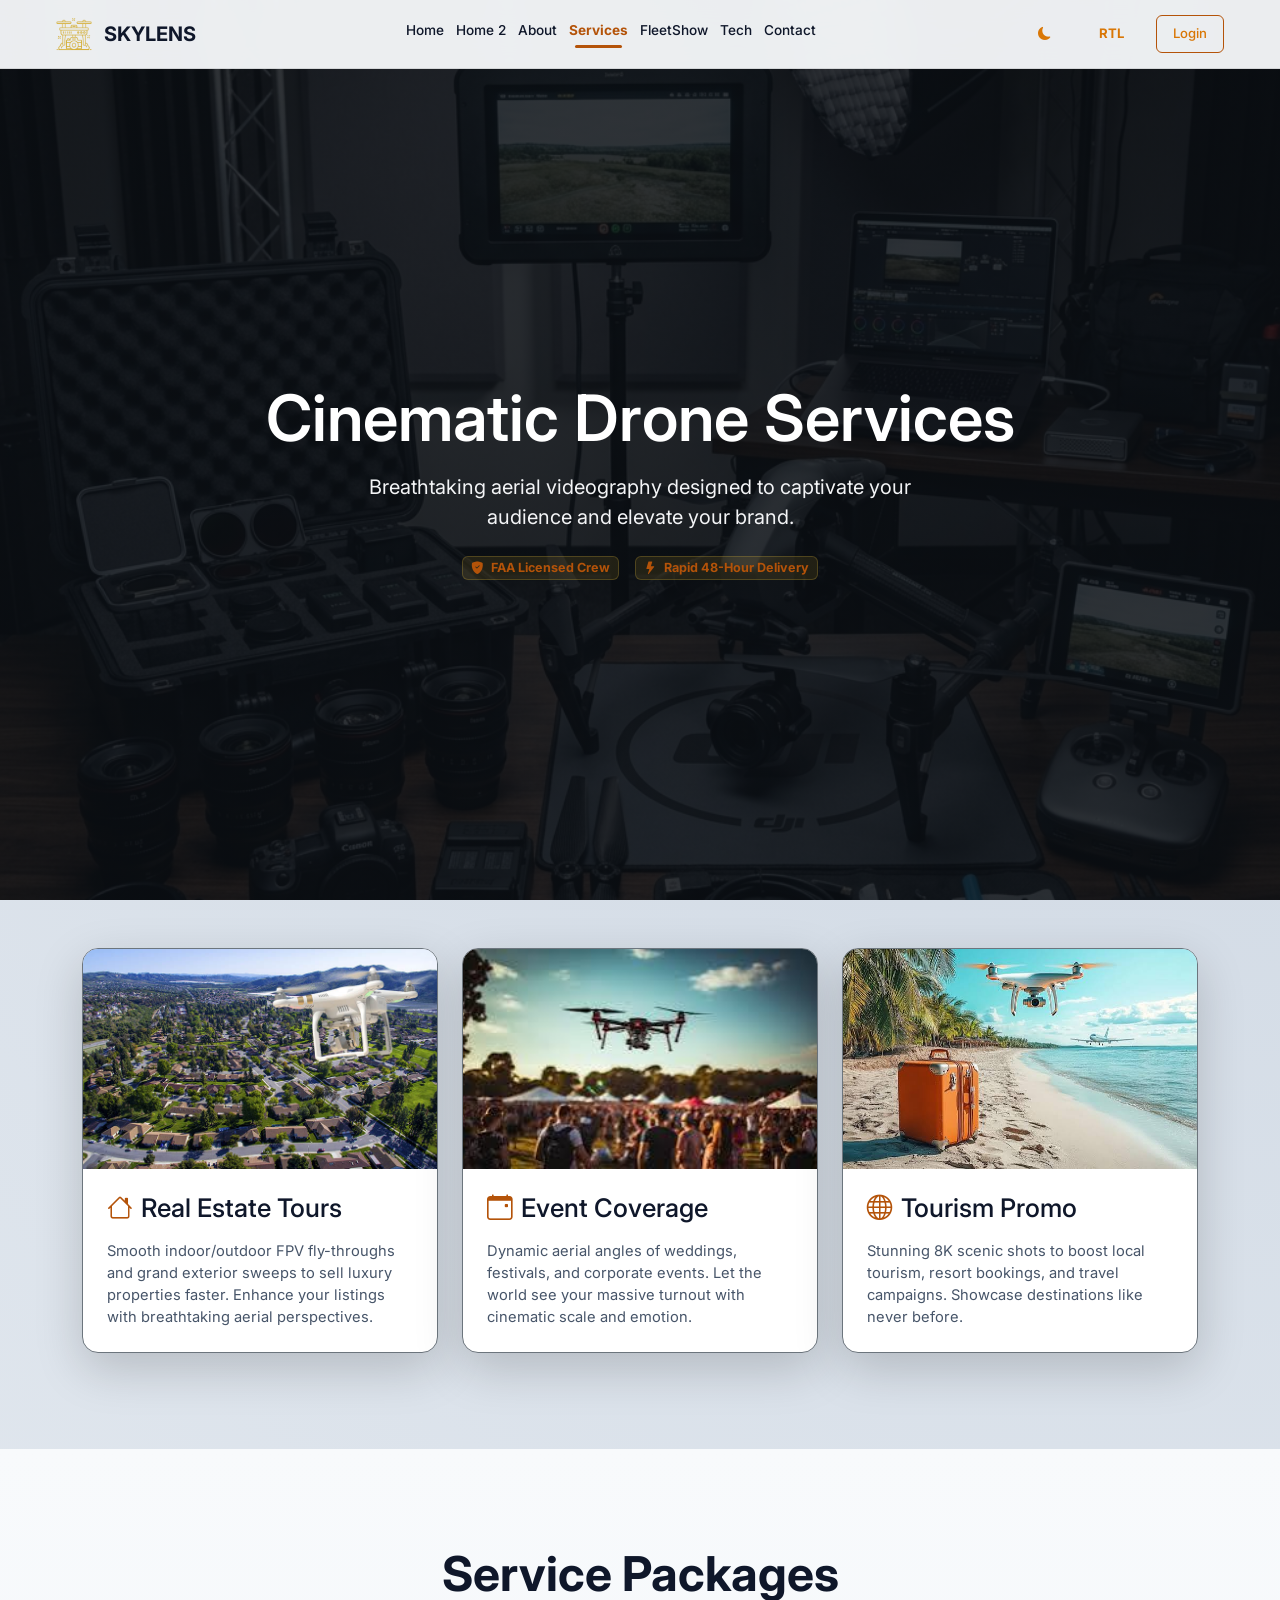
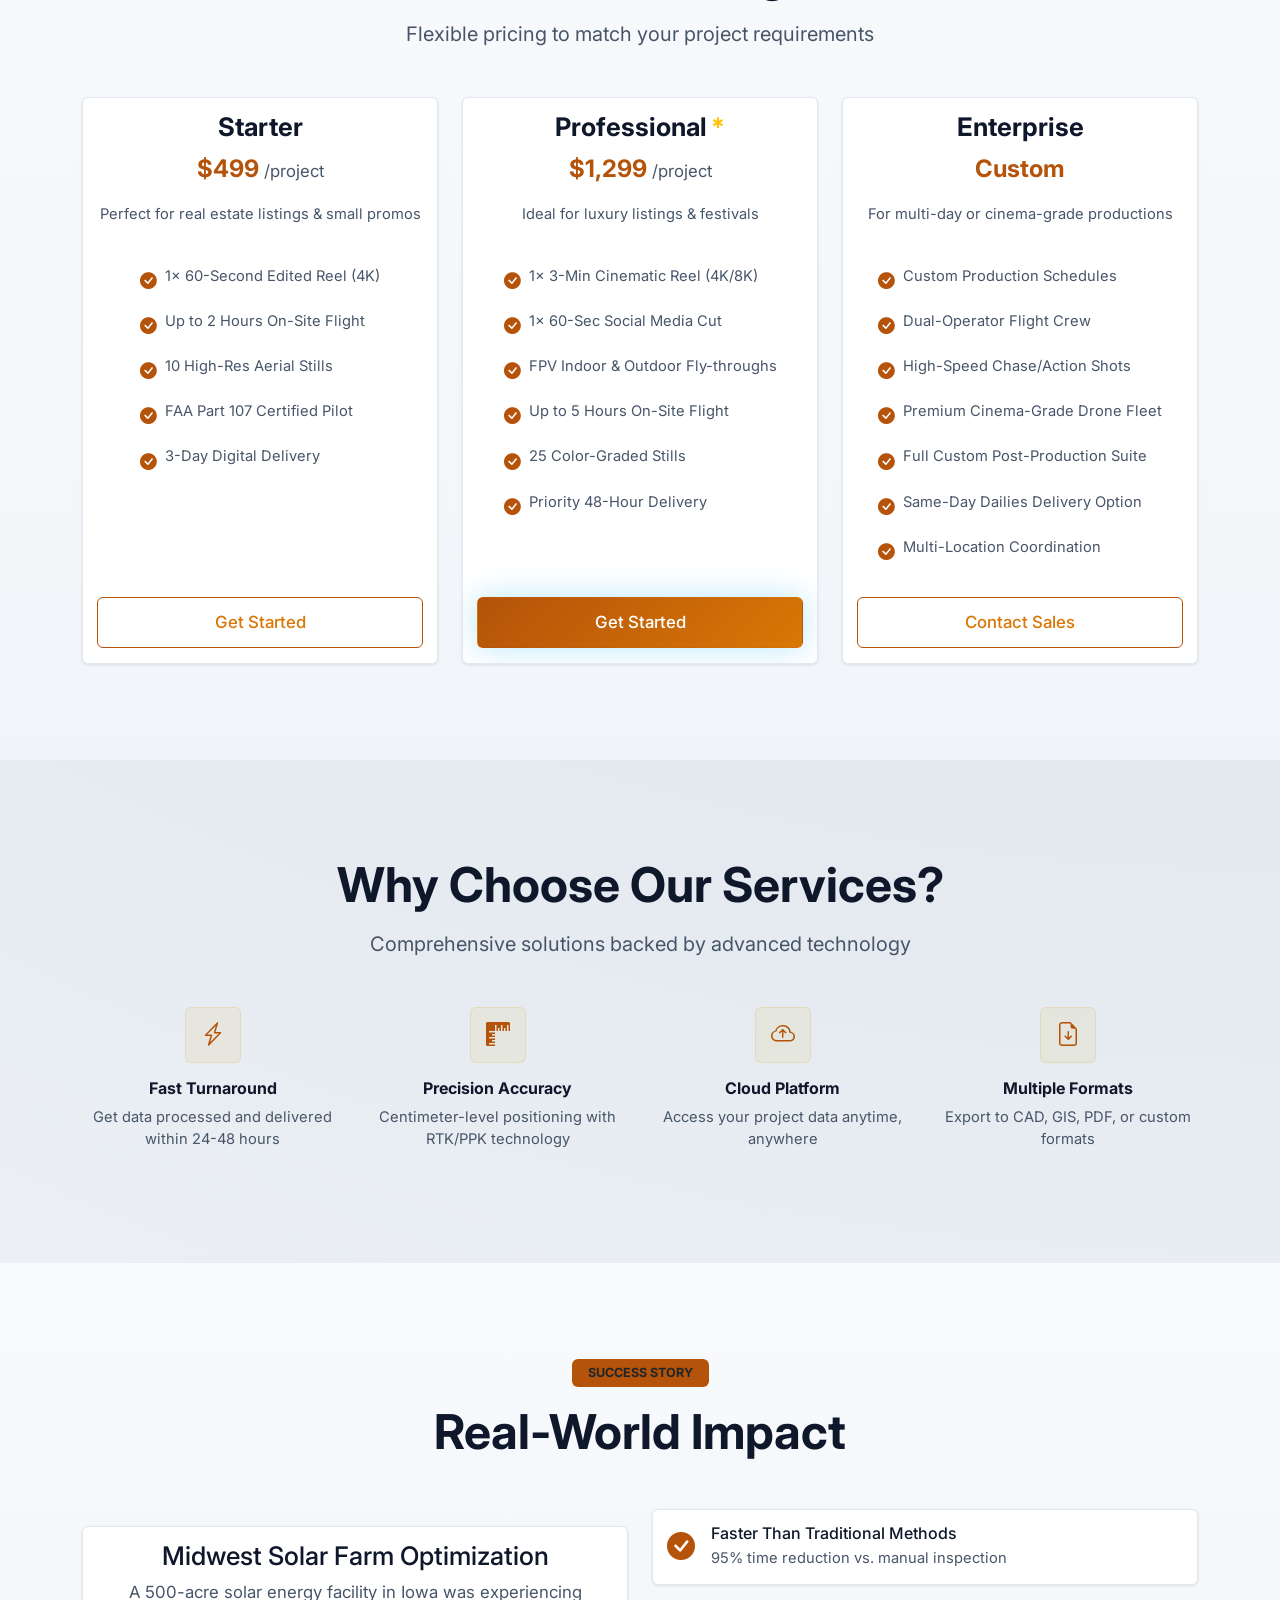
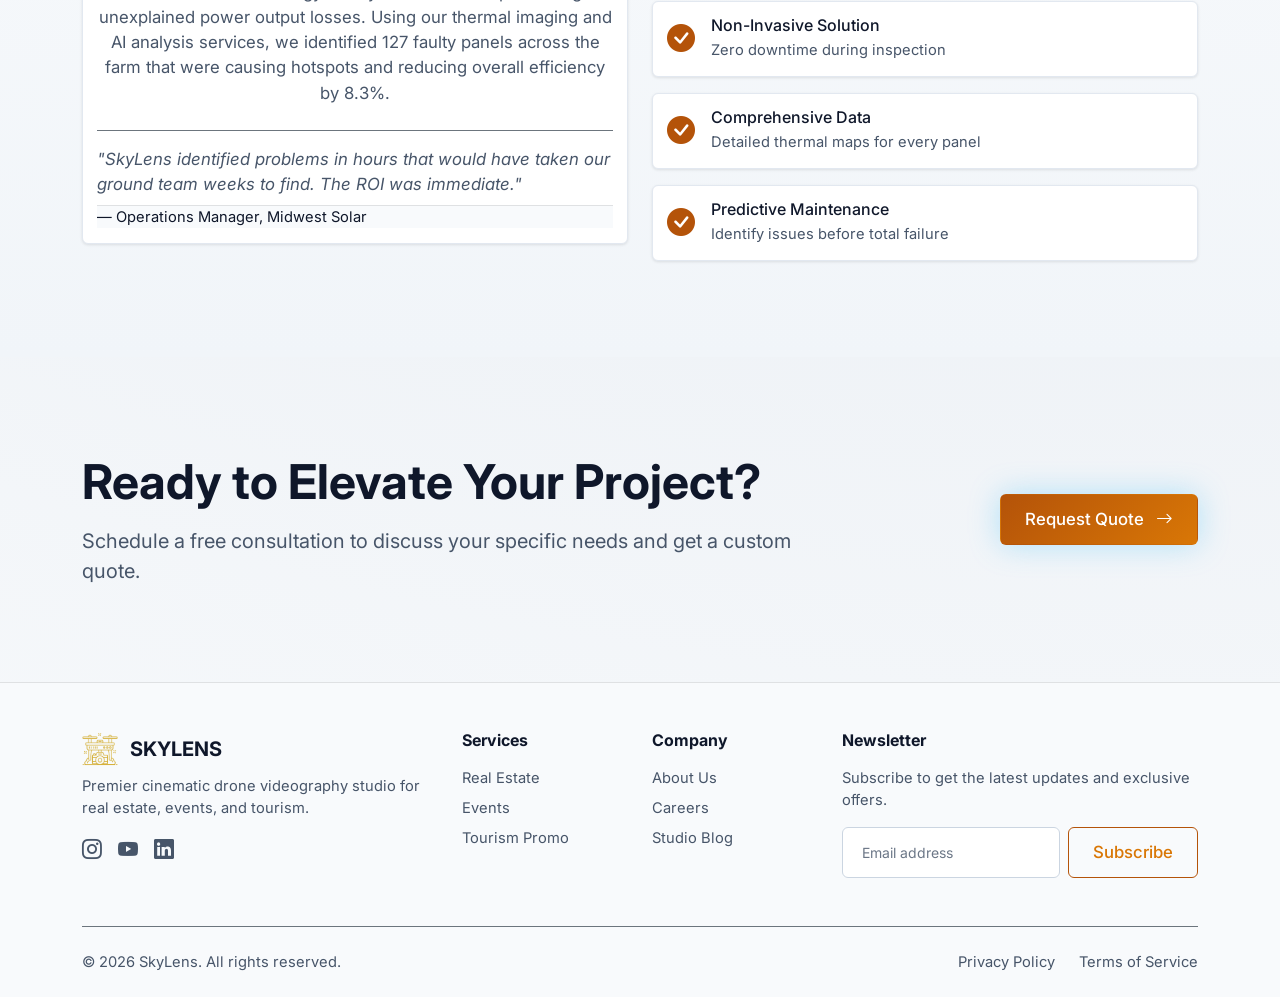
<file: services.html>
<!DOCTYPE html>
<html lang="en">

<head>
    <meta charset="UTF-8">
    <meta name="viewport" content="width=device-width, initial-scale=1.0">
    <title>Services | SkyLens</title>

    <!-- SEO Meta Tags -->
    <meta name="description"
        content="Explore our cinematic drone videography services for real estate fly-throughs, event coverage, and tourism promotional reels.">
    <meta name="keywords"
        content="drone services, real estate drone, event videography, tourism drone reels, cinematic drone">

    <!-- Open Graph / Facebook -->
    <meta property="og:type" content="website">
    <meta property="og:url" content="https://aerialdronestudio.com/services.html">
    <meta property="og:title" content="Services | SkyLens">
    <meta property="og:description" content="Explore our cinematic drone videography services.">
    <meta property="og:image" content="https://aerialdronestudio.com/favicon.png">

    <!-- Twitter Card -->
    <meta name="twitter:card" content="summary_large_image">
    <meta name="twitter:url" content="https://aerialdronestudio.com/services.html">
    <meta name="twitter:title" content="Services | SkyLens">
    <meta name="twitter:description"
        content="Cinematic drone videography services for real estate, events, and tourism.">
    <link rel="preconnect" href="https://fonts.googleapis.com">
    <link rel="preconnect" href="https://fonts.gstatic.com" crossorigin>
    <link href="https://fonts.googleapis.com/css2?family=Inter:wght@300;400;500;600;700;800&display=swap"
        rel="stylesheet">
    <link id="bootstrap-css" href="https://cdn.jsdelivr.net/npm/bootstrap@5.3.0/dist/css/bootstrap.min.css"
        rel="stylesheet">
    <link rel="stylesheet" href="https://cdn.jsdelivr.net/npm/bootstrap-icons@1.11.1/font/bootstrap-icons.css">
    <link rel="stylesheet" href="assets/css/style.css">
    <link rel="icon" type="image/png" href="favicon.png">
</head>

<body>

    <!-- Navigation -->
    <nav class="navbar navbar-expand-custom fixed-top" id="mainNavbar" role="navigation" aria-label="Main navigation">
        <div class="container-xl">
            <a class="navbar-brand brand-logo-dark" href="index.html" aria-label="SkyLens home">
                <img src="favicon.png" alt="SkyLens Logo" width="36" height="36" class="me-1">
                <span class="h5 fw-bold text-main m-0 tracking-tight">SKYLENS</span>
            </a>

            <div class="d-flex align-items-center gap-2">
                <!-- Theme Toggle - Always visible beside nav toggle -->
                <!-- Theme Toggle - Always visible beside nav toggle -->
                <button class="theme-toggle btn btn-sm btn-outline-custom border-0 p-2 d-custom-none"
                    style="white-space: nowrap;">
                    <i class="bi bi-sun-fill"></i>
                </button>
                <button class="rtl-toggle btn btn-sm btn-outline-custom border-0 p-2 d-custom-none"
                    style="white-space: nowrap;" title="Toggle RTL">
                    <span class="rtl-text fw-bold">RTL</span>
                </button>
                <a href="login.html" class="btn btn-sm btn-outline-custom d-custom-none">Login</a>

                <!-- Nav Toggle Button -->
                <button class="navbar-toggler border-0 shadow-none text-main" type="button" data-bs-toggle="offcanvas"
                    data-bs-target="#offcanvasNavbar" aria-controls="offcanvasNavbar"
                    aria-label="Toggle navigation menu" style="white-space: nowrap;">
                    <i class="bi bi-list fs-2"></i>
                </button>
            </div>
            <div class="offcanvas offcanvas-end" tabindex="-1" id="offcanvasNavbar"
                aria-labelledby="offcanvasNavbarLabel" style="background-color: var(--autonix-bg);">
                <div class="offcanvas-header border-bottom border-secondary">
                    <h5 class="offcanvas-title text-main fw-bold" id="offcanvasNavbarLabel">Menu</h5>
                    <button type="button" class="btn-close btn-close-white" data-bs-dismiss="offcanvas"
                        aria-label="Close"></button>
                </div>
                <div class="offcanvas-body d-flex flex-column">


                    <ul class="navbar-nav ms-auto align-items-center gap-lg-4">
                        <!-- Home Dropdown -->
                        <!-- Home Links -->
                        <li class="nav-item"><a class="nav-link" href="index.html">Home</a></li>
                        <li class="nav-item"><a class="nav-link" href="home-2.html">Home 2</a></li>
                        <li class="nav-item"><a class="nav-link" href="about.html">About</a></li>
                        <li class="nav-item"><a class="nav-link active" href="services.html">Services</a></li>
                        <li class="nav-item"><a class="nav-link" href="fleetshow.html">FleetShow</a></li>
                        <li class="nav-item"><a class="nav-link" href="technology.html">Tech</a></li>
                        <li class="nav-item"><a class="nav-link" href="contact.html">Contact</a></li>

                        <!-- Auth Buttons -->
                        <li class="nav-item" id="authButtons">
                            <div class="d-flex gap-2 align-items-center mt-3 mt-lg-0">
                                <button
                                    class="theme-toggle btn btn-sm btn-outline-custom border-0 p-2 d-none d-custom-block"
                                    style="white-space: nowrap;">
                                    <i class="bi bi-sun-fill"></i>
                                </button>
                                <button
                                    class="rtl-toggle btn btn-sm btn-outline-custom border-0 p-2 d-none d-custom-block ms-2"
                                    style="white-space: nowrap;" title="Toggle RTL">
                                    <span class="rtl-text fw-bold">RTL</span>
                                </button>
                                <a href="login.html" class="btn btn-sm btn-outline-custom ms-2">Login</a>
                            </div>
                        </li>

                    </ul>
                </div>
            </div>
        </div>
    </nav>

    <div class="page-header"
        style="background: linear-gradient(rgba(11, 15, 20, 0.85), rgba(11, 15, 20, 0.85)), url('assets/img/header_services_1782537171026.png') no-repeat center center/cover;">
        <div class="container">
            <h1 class="display-4 fw-bold text-white mb-3">Cinematic Drone Services</h1>
            <p class="text-gray mx-auto lead mb-4" style="max-width: 600px;">Breathtaking aerial videography designed to
                captivate your audience and elevate your brand.</p>
            <div class="d-flex flex-column flex-sm-row align-items-center justify-content-center gap-3">
                <span class="badge bg-gold-translucent text-gold"><i class="bi bi-shield-fill-check me-1"></i> FAA Licensed Crew</span>
                <span class="badge bg-gold-translucent text-gold"><i class="bi bi-lightning-fill me-1"></i> Rapid 48-Hour Delivery</span>
            </div>
        </div>
    </div>

    <!-- Services Content -->
    <section class="py-5">
        <div class="container pb-5">
            <div class="row g-4 justify-content-center">
                <!-- Service 1 -->
                <div class="col-md-6 col-lg-4" id="real-estate">
                    <div
                        class="service-card p-0 overflow-hidden h-100 d-flex flex-column rounded-4 border border-secondary shadow-lg">
                        <img src="assets/img/drone_home_virtual_tours.jpg" alt="Real Estate Tours" class="w-100"
                            style="height: 220px; object-fit: cover;">
                        <div class="p-4 d-flex flex-column flex-grow-1">
                            <h4 class="text-white fw-bold mb-3"><i class="bi bi-house text-cyan me-2"></i>Real Estate
                                Tours</h4>
                            <p class="text-gray small mb-0 flex-grow-1">Smooth indoor/outdoor FPV fly-throughs and grand
                                exterior sweeps to sell luxury properties faster. Enhance your listings with
                                breathtaking aerial perspectives.</p>
                        </div>
                    </div>
                </div>
                <!-- Service 2 -->
                <div class="col-md-6 col-lg-4" id="events">
                    <div
                        class="service-card p-0 overflow-hidden h-100 d-flex flex-column rounded-4 border border-secondary shadow-lg">
                        <img src="assets/img/event_by_drone.jfif" alt="Event Coverage" class="w-100"
                            style="height: 220px; object-fit: cover;">
                        <div class="p-4 d-flex flex-column flex-grow-1">
                            <h4 class="text-white fw-bold mb-3"><i class="bi bi-calendar-event text-cyan me-2"></i>Event
                                Coverage</h4>
                            <p class="text-gray small mb-0 flex-grow-1">Dynamic aerial angles of weddings, festivals,
                                and corporate events. Let the world see your massive turnout with cinematic scale and
                                emotion.</p>
                        </div>
                    </div>
                </div>
                <!-- Service 3 -->
                <div class="col-md-6 col-lg-4" id="tourism">
                    <div
                        class="service-card p-0 overflow-hidden h-100 d-flex flex-column rounded-4 border border-secondary shadow-lg">
                        <img src="assets/img/tourism_drone_drone.jfif" alt="Tourism Promo" class="w-100"
                            style="height: 220px; object-fit: cover;">
                        <div class="p-4 d-flex flex-column flex-grow-1">
                            <h4 class="text-white fw-bold mb-3"><i class="bi bi-globe text-cyan me-2"></i>Tourism Promo
                            </h4>
                            <p class="text-gray small mb-0 flex-grow-1">Stunning 8K scenic shots to boost local tourism,
                                resort bookings, and travel campaigns. Showcase destinations like never before.</p>
                        </div>
                    </div>
                </div>
            </div>
        </div>
    </section>

    <!-- Pricing Section -->
    <section class="py-5 section-bg-gradient">
        <div class="container py-5">
            <div class="text-center mb-5">
                <h2 class="display-5 fw-bold text-white mb-3">Service Packages</h2>
                <p class="text-gray lead mx-auto" style="max-width: 600px;">
                    Flexible pricing to match your project requirements
                </p>
            </div>

            <div class="row g-4">
                <div class="col-lg-4">
                    <div class="service-card h-100 d-flex flex-column">
                        <div class="text-center mb-4">
                            <h3 class="text-white fw-bold mb-2">Starter</h3>
                            <div class="mb-3">
                                <span class="fs-4 fw-bold text-cyan">$499</span>
                                <span class="text-gray">/project</span>
                            </div>
                            <p class="text-gray small mb-3">Perfect for real estate listings & small promos</p>
                        </div>
                        <ul class="list-unstyled flex-grow-1 d-flex flex-column align-items-start mx-auto">
                            <li class="mb-3 d-flex align-items-start">
                                <i class="bi bi-check-circle-fill text-cyan me-2 mt-1"></i>
                                <span class="text-gray small">1x 60-Second Edited Reel (4K)</span>
                            </li>
                            <li class="mb-3 d-flex align-items-start">
                                <i class="bi bi-check-circle-fill text-cyan me-2 mt-1"></i>
                                <span class="text-gray small">Up to 2 Hours On-Site Flight</span>
                            </li>
                            <li class="mb-3 d-flex align-items-start">
                                <i class="bi bi-check-circle-fill text-cyan me-2 mt-1"></i>
                                <span class="text-gray small">10 High-Res Aerial Stills</span>
                            </li>
                            <li class="mb-3 d-flex align-items-start">
                                <i class="bi bi-check-circle-fill text-cyan me-2 mt-1"></i>
                                <span class="text-gray small">FAA Part 107 Certified Pilot</span>
                            </li>
                            <li class="mb-3 d-flex align-items-start">
                                <i class="bi bi-check-circle-fill text-cyan me-2 mt-1"></i>
                                <span class="text-gray small">3-Day Digital Delivery</span>
                            </li>
                        </ul>
                        <a href="contact.html" class="btn btn-outline-custom w-100 mt-auto">Get Started</a>
                    </div>
                </div>

                <div class="col-lg-4">
                    <div class="service-card h-100 border-cyan position-relative d-flex flex-column">
                        <div class="text-center mb-4">
                            <h3 class="text-white fw-bold mb-2">Professional<span class="text-warning ms-1">*</span>
                            </h3>
                            <div class="mb-3">
                                <span class="fs-4 fw-bold text-cyan">$1,299</span>
                                <span class="text-gray">/project</span>
                            </div>
                            <p class="text-gray small">Ideal for luxury listings & festivals</p>
                        </div>
                        <ul class="list-unstyled flex-grow-1 d-flex flex-column align-items-start mx-auto">
                            <li class="mb-3 d-flex align-items-start">
                                <i class="bi bi-check-circle-fill text-cyan me-2 mt-1"></i>
                                <span class="text-gray small">1x 3-Min Cinematic Reel (4K/8K)</span>
                            </li>
                            <li class="mb-3 d-flex align-items-start">
                                <i class="bi bi-check-circle-fill text-cyan me-2 mt-1"></i>
                                <span class="text-gray small">1x 60-Sec Social Media Cut</span>
                            </li>
                            <li class="mb-3 d-flex align-items-start">
                                <i class="bi bi-check-circle-fill text-cyan me-2 mt-1"></i>
                                <span class="text-gray small">FPV Indoor & Outdoor Fly-throughs</span>
                            </li>
                            <li class="mb-3 d-flex align-items-start">
                                <i class="bi bi-check-circle-fill text-cyan me-2 mt-1"></i>
                                <span class="text-gray small">Up to 5 Hours On-Site Flight</span>
                            </li>
                            <li class="mb-3 d-flex align-items-start">
                                <i class="bi bi-check-circle-fill text-cyan me-2 mt-1"></i>
                                <span class="text-gray small">25 Color-Graded Stills</span>
                            </li>
                            <li class="mb-3 d-flex align-items-start">
                                <i class="bi bi-check-circle-fill text-cyan me-2 mt-1"></i>
                                <span class="text-gray small">Priority 48-Hour Delivery</span>
                            </li>
                        </ul>
                        <a href="contact.html" class="btn btn-gradient w-100 mt-auto">Get Started</a>
                    </div>
                </div>

                <div class="col-lg-4">
                    <div class="service-card h-100 d-flex flex-column">
                        <div class="text-center mb-4">
                            <h3 class="text-white fw-bold mb-2">Enterprise</h3>
                            <div class="mb-3">
                                <span class="fs-4 fw-bold text-cyan">Custom</span>
                            </div>
                            <p class="text-gray small">For multi-day or cinema-grade productions</p>
                        </div>
                        <ul class="list-unstyled flex-grow-1 d-flex flex-column align-items-start mx-auto">
                            <li class="mb-3 d-flex align-items-start">
                                <i class="bi bi-check-circle-fill text-cyan me-2 mt-1"></i>
                                <span class="text-gray small">Custom Production Schedules</span>
                            </li>
                            <li class="mb-3 d-flex align-items-start">
                                <i class="bi bi-check-circle-fill text-cyan me-2 mt-1"></i>
                                <span class="text-gray small">Dual-Operator Flight Crew</span>
                            </li>
                            <li class="mb-3 d-flex align-items-start">
                                <i class="bi bi-check-circle-fill text-cyan me-2 mt-1"></i>
                                <span class="text-gray small">High-Speed Chase/Action Shots</span>
                            </li>
                            <li class="mb-3 d-flex align-items-start">
                                <i class="bi bi-check-circle-fill text-cyan me-2 mt-1"></i>
                                <span class="text-gray small">Premium Cinema-Grade Drone Fleet</span>
                            </li>
                            <li class="mb-3 d-flex align-items-start">
                                <i class="bi bi-check-circle-fill text-cyan me-2 mt-1"></i>
                                <span class="text-gray small">Full Custom Post-Production Suite</span>
                            </li>
                            <li class="mb-3 d-flex align-items-start">
                                <i class="bi bi-check-circle-fill text-cyan me-2 mt-1"></i>
                                <span class="text-gray small">Same-Day Dailies Delivery Option</span>
                            </li>
                            <li class="mb-3 d-flex align-items-start">
                                <i class="bi bi-check-circle-fill text-cyan me-2 mt-1"></i>
                                <span class="text-gray small">Multi-Location Coordination</span>
                            </li>
                        </ul>
                        <a href="contact.html" class="btn btn-outline-custom w-100 mt-auto">Contact Sales</a>
                    </div>
                </div>
            </div>
        </div>
    </section>

    <!-- Service Benefits -->
    <section class="py-5">
        <div class="container py-5">
            <div class="text-center mb-5">
                <h2 class="display-5 fw-bold text-white mb-3">Why Choose Our Services?</h2>
                <p class="text-gray lead mx-auto" style="max-width: 600px;">
                    Comprehensive solutions backed by advanced technology
                </p>
            </div>

            <div class="row g-4">
                <div class="col-md-6 col-lg-3">
                    <div class="text-center">
                        <div class="icon-box mx-auto mb-3">
                            <i class="bi bi-lightning-charge"></i>
                        </div>
                        <h6 class="text-white fw-bold mb-2">Fast Turnaround</h6>
                        <p class="text-gray small">Get data processed and delivered within 24-48 hours</p>
                    </div>
                </div>
                <div class="col-md-6 col-lg-3">
                    <div class="text-center">
                        <div class="icon-box mx-auto mb-3">
                            <i class="bi bi-rulers"></i>
                        </div>
                        <h6 class="text-white fw-bold mb-2">Precision Accuracy</h6>
                        <p class="text-gray small">Centimeter-level positioning with RTK/PPK technology</p>
                    </div>
                </div>
                <div class="col-md-6 col-lg-3">
                    <div class="text-center">
                        <div class="icon-box mx-auto mb-3">
                            <i class="bi bi-cloud-arrow-up"></i>
                        </div>
                        <h6 class="text-white fw-bold mb-2">Cloud Platform</h6>
                        <p class="text-gray small">Access your project data anytime, anywhere</p>
                    </div>
                </div>
                <div class="col-md-6 col-lg-3">
                    <div class="text-center">
                        <div class="icon-box mx-auto mb-3">
                            <i class="bi bi-file-earmark-arrow-down"></i>
                        </div>
                        <h6 class="text-white fw-bold mb-2">Multiple Formats</h6>
                        <p class="text-gray small">Export to CAD, GIS, PDF, or custom formats</p>
                    </div>
                </div>
            </div>
        </div>
    </section>

    <!-- Case Study -->
    <section class="py-5 section-bg-gradient">
        <div class="container py-5">
            <div class="text-center mb-5">
                <span class="badge bg-gold text-dark px-3 py-2 mb-3">SUCCESS STORY</span>
                <h2 class="display-5 fw-bold text-white mb-3">Real-World Impact</h2>
            </div>

            <div class="row g-4 align-items-center">
                <div class="col-lg-6">
                    <div class="service-card">
                        <div class="text-center mb-3">
                            <h4 class="text-white fw-bold mb-2">Midwest Solar Farm Optimization</h4>
                            <p class="text-gray mb-0">
                                A 500-acre solar energy facility in Iowa was experiencing unexplained power output
                                losses.
                                Using our thermal imaging and AI analysis services, we identified 127 faulty panels
                                across
                                the farm that were causing hotspots and reducing overall efficiency by 8.3%.
                            </p>
                        </div>


                        <div class="border-top border-secondary pt-3 mt-4">
                            <blockquote class="mb-0">
                                <p class="text-gray fst-italic mb-2">"SkyLens identified problems in hours that would
                                    have taken our ground team weeks to find. The ROI was immediate."</p>
                                <footer class="text-white small fw-bold">— Operations Manager, Midwest Solar</footer>
                            </blockquote>
                        </div>
                    </div>
                </div>
                <div class="col-lg-6">
                    <div class="row g-3">
                        <div class="col-12">
                            <div class="service-card">
                                <div class="d-flex align-items-center gap-3">
                                    <i class="bi bi-check-circle-fill text-cyan fs-3"></i>
                                    <div>
                                        <h6 class="text-white mb-1">Faster Than Traditional Methods</h6>
                                        <p class="text-gray small mb-0">95% time reduction vs. manual inspection</p>
                                    </div>
                                </div>
                            </div>
                        </div>
                        <div class="col-12">
                            <div class="service-card">
                                <div class="d-flex align-items-center gap-3">
                                    <i class="bi bi-check-circle-fill text-cyan fs-3"></i>
                                    <div>
                                        <h6 class="text-white mb-1">Non-Invasive Solution</h6>
                                        <p class="text-gray small mb-0">Zero downtime during inspection</p>
                                    </div>
                                </div>
                            </div>
                        </div>
                        <div class="col-12">
                            <div class="service-card">
                                <div class="d-flex align-items-center gap-3">
                                    <i class="bi bi-check-circle-fill text-cyan fs-3"></i>
                                    <div>
                                        <h6 class="text-white mb-1">Comprehensive Data</h6>
                                        <p class="text-gray small mb-0">Detailed thermal maps for every panel</p>
                                    </div>
                                </div>
                            </div>
                        </div>
                        <div class="col-12">
                            <div class="service-card">
                                <div class="d-flex align-items-center gap-3">
                                    <i class="bi bi-check-circle-fill text-cyan fs-3"></i>
                                    <div>
                                        <h6 class="text-white mb-1">Predictive Maintenance</h6>
                                        <p class="text-gray small mb-0">Identify issues before total failure</p>
                                    </div>
                                </div>
                            </div>
                        </div>
                    </div>
                </div>
            </div>
        </div>
    </section>

    <!-- CTA -->
    <section class="py-5">
        <div class="container py-5">
            <div class="row align-items-center g-4">
                <div class="col-lg-8 text-center text-lg-start">
                    <h2 class="display-6 fw-bold text-white mb-3">Ready to Elevate Your Project?</h2>
                    <p class="text-gray lead mb-0">
                        Schedule a free consultation to discuss your specific needs and get a custom quote.
                    </p>
                </div>
                <div class="col-lg-4 text-lg-end text-center">
                    <a href="contact.html" class="btn btn-gradient btn-lg">
                        Request Quote <i class="bi bi-arrow-right ms-2"></i>
                    </a>
                </div>
            </div>
        </div>
    </section>

    <!-- Footer -->
    <footer class="pt-5 pb-4" role="contentinfo" aria-label="Site footer">
        <div class="container">
            <div class="row g-4 mb-5">
                <div class="col-12 col-md-6 col-lg-4">
                    <a class="navbar-brand brand-logo-dark" href="index.html" aria-label="SkyLens home">
                        <img src="favicon.png" alt="SkyLens Logo" width="36" height="36" class="me-1">
                        <span class="h5 fw-bold text-main m-0 tracking-tight">SKYLENS</span>
                    </a>
                    <p class="text-gray small mb-3">Premier cinematic drone videography studio for real estate, events,
                        and tourism.</p>
                    <div class="d-flex gap-3">
                        <a href="https://instagram.com/" target="_blank" rel="noopener noreferrer"
                            class="text-gray fs-5 social-icon social-instagram" aria-label="Follow us on 
Instagram"><i class="bi bi-instagram"></i></a>
                        <a href="https://youtube.com/" target="_blank" rel="noopener noreferrer"
                            class="text-gray fs-5 social-icon social-youtube" aria-label="Subscribe on YouTube"><i
                                class="bi bi-youtube"></i></a>
                        <a href="https://linkedin.com/" target="_blank" rel="noopener noreferrer"
                            class="text-gray fs-5 social-icon social-linkedin" aria-label="Connect on LinkedIn"><i
                                class="bi bi-linkedin"></i></a>
                    </div>
                </div>
                <div class="col-6 col-md-6 col-lg-2">
                    <h6 class="text-main fw-bold mb-3">Services</h6>
                    <ul class="list-unstyled d-flex flex-column gap-2 small">
                        <li><a href="services.html#real-estate" class="footer-link">Real Estate</a></li>
                        <li><a href="services.html#events" class="footer-link">Events</a></li>
                        <li><a href="services.html#tourism" class="footer-link">Tourism Promo</a></li>
                    </ul>
                </div>
                <div class="col-6 col-md-6 col-lg-2">
                    <h6 class="text-main fw-bold mb-3">Company</h6>
                    <ul class="list-unstyled d-flex flex-column gap-2 small">
                        <li><a href="about.html" class="footer-link">About Us</a></li>
                        <li><a href="careers.html" class="footer-link">Careers</a></li>
                        <li><a href="blog.html" class="footer-link">Studio Blog</a></li>
                    </ul>
                </div>
                <div class="col-12 col-md-6 col-lg-4">
                    <h6 class="text-main fw-bold mb-3">Newsletter</h6>
                    <p class="text-gray small mb-3">Subscribe to get the latest updates and exclusive offers.</p>
                    <form class="d-flex gap-2" onsubmit="event.preventDefault();">
                        <input type="email" class="form-control form-control-sm text-main"
                            placeholder="Email address" required>
                        <button class="btn btn-sm btn-outline-custom" type="submit">Subscribe</button>
                    </form>
                </div>
            </div>
            <div
                class="border-top border-secondary pt-4 d-flex flex-column flex-md-row justify-content-between align-items-center gap-3 text-muted small">
                <div>&copy; 2026 SkyLens. All rights reserved.</div>
                <div class="d-flex gap-4">
                    <a href="privacy.html" class="footer-link">Privacy Policy</a>
                    <a href="privacy.html" class="footer-link">Terms of Service</a>
                </div>
            </div>
        </div>
    </footer>



    <script src="https://cdn.jsdelivr.net/npm/bootstrap@5.3.0/dist/js/bootstrap.bundle.min.js"></script>
    <script type="module" src="assets/js/main.js"></script>
    <script type="module" src="assets/js/theme.js"></script>
    <!-- Back To Top Button -->
    <button id="backToTop" class="back-to-top" aria-label="Back to Top">
        <i class="bi bi-arrow-up"></i>
    </button>
</body>

</html>
</file>
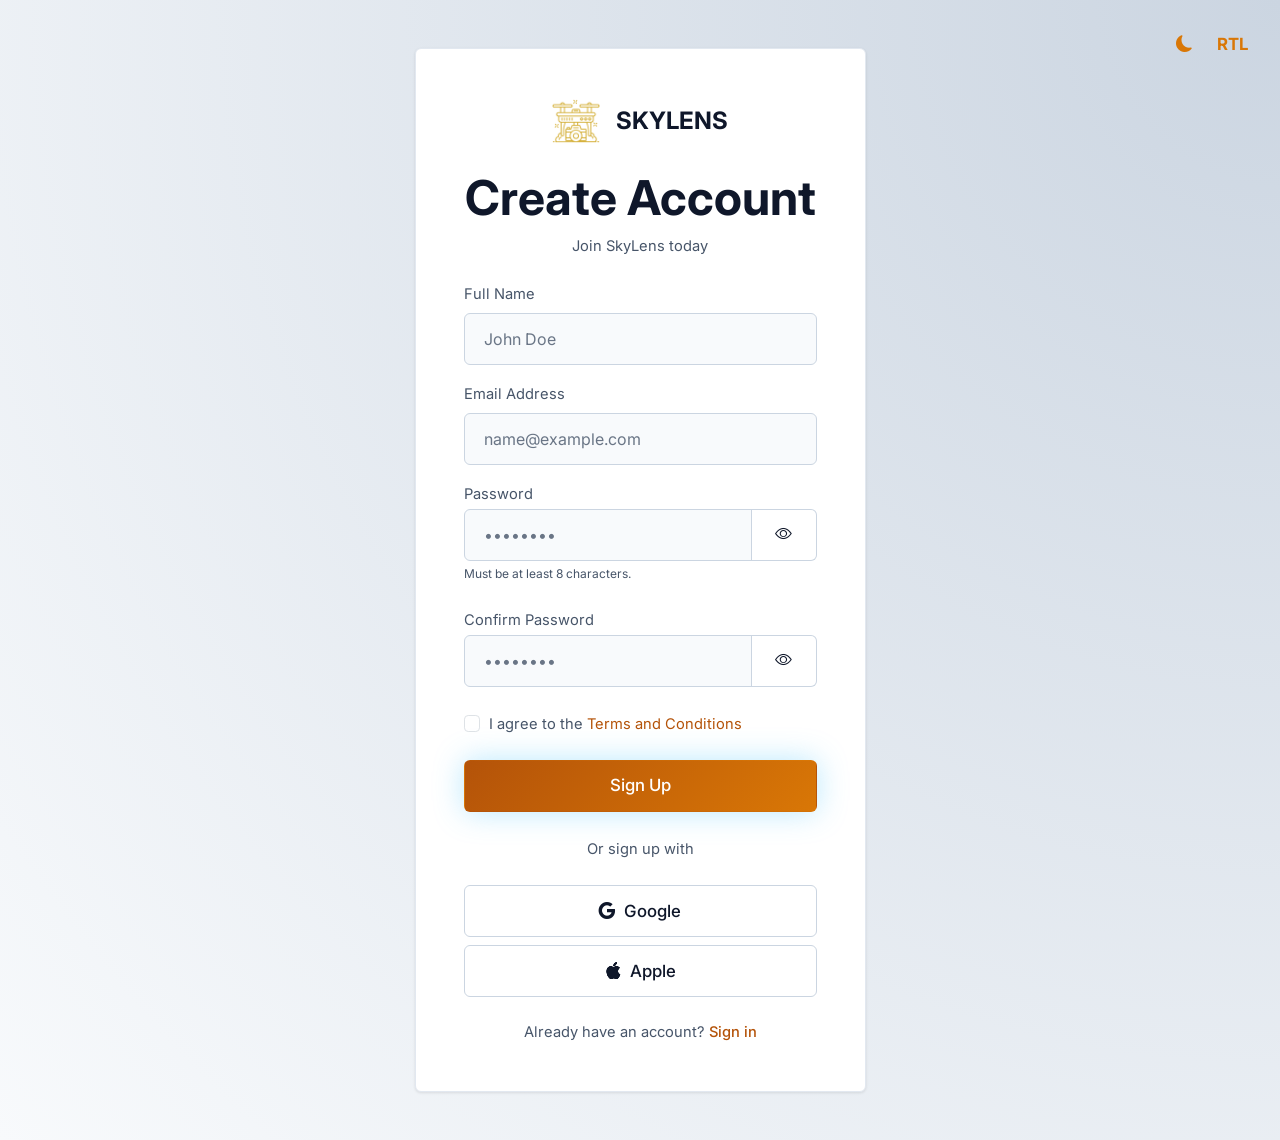
<file: signup.html>
<!DOCTYPE html>
<html lang="en" data-theme="dark">

<head>
    <meta charset="UTF-8">
    <meta name="viewport" content="width=device-width, initial-scale=1.0">
    <title>Sign Up - SkyLens</title>
    <meta name="description" content="Create a new SkyLens account.">
    
    <link rel="preconnect" href="https://fonts.googleapis.com">
    <link rel="preconnect" href="https://fonts.gstatic.com" crossorigin>
    <link href="https://fonts.googleapis.com/css2?family=Inter:wght@300;400;500;600;700;800&display=swap" rel="stylesheet">
    
    <link id="bootstrap-css" href="https://cdn.jsdelivr.net/npm/bootstrap@5.3.0/dist/css/bootstrap.min.css" rel="stylesheet">
    <link rel="stylesheet" href="https://cdn.jsdelivr.net/npm/bootstrap-icons@1.11.1/font/bootstrap-icons.css">
    <link rel="stylesheet" href="assets/css/style.css">
    <link rel="icon" type="image/png" href="favicon.png">
</head>

<body>
    <!-- Top-Right Toggles -->
    <div class="auth-toggles d-flex gap-2 z-3">
        <button class="theme-toggle btn btn-sm btn-outline-custom border-0 p-2" title="Toggle Theme">
            <i class="bi bi-moon-fill"></i>
        </button>
        <button class="rtl-toggle btn btn-sm btn-outline-custom border-0 p-2" title="Toggle RTL">
            <span class="rtl-text fw-bold">RTL</span>
        </button>
    </div>

    <!-- Main Content -->
    <main class="d-flex align-items-center justify-content-center auth-page-main" style="min-height: 100vh;">
        <div class="container">
            <div class="row justify-content-center">
                <div class="col-12 col-sm-10 col-md-8 col-lg-6 col-xl-5">
                    <div class="service-card p-4 p-lg-5">
                        <div class="text-center mb-4">
                            <a class="brand-logo-dark d-inline-flex mb-4" href="index.html" aria-label="SkyLens home">
                                <img src="favicon.png" alt="SkyLens Logo" width="48" height="48" class="me-2">
                                <span class="h4 fw-bold text-main m-0 tracking-tight">SKYLENS</span>
                            </a>
                            <h2 class="fw-bold text-main mb-2">Create Account</h2>
                            <p class="text-gray small mb-3">Join SkyLens today</p>
                        </div>

                        <form id="signupForm" onsubmit="event.preventDefault();">
                            <div class="mb-3 text-start">
                                <label for="name" class="form-label text-gray small fw-medium">Full Name</label>
                                <input type="text" class="form-control bg-transparent text-main border-secondary py-2" id="name" required placeholder="John Doe">
                            </div>

                            <div class="mb-3 text-start">
                                <label for="email" class="form-label text-gray small fw-medium">Email Address</label>
                                <input type="email" class="form-control bg-transparent text-main border-secondary py-2" id="email" required placeholder="name@example.com">
                            </div>
                            
                            <div class="mb-4 text-start">
                                <label for="password" class="form-label text-gray small fw-medium mb-1">Password</label>
                                <div class="input-group">
                                    <input type="password" class="form-control bg-transparent text-main border-secondary border-end-0 py-2" id="password" required placeholder="••••••••">
                                    <button class="btn btn-outline-secondary border-start-0 py-2" type="button" id="togglePasswordSignup" onclick="const p = document.getElementById('password'); p.type = p.type === 'password' ? 'text' : 'password'; this.querySelector('i').classList.toggle('bi-eye'); this.querySelector('i').classList.toggle('bi-eye-slash');">
                                        <i class="bi bi-eye"></i>
                                    </button>
                                </div>
                                <div class="form-text text-gray small" style="font-size: 0.75rem;">Must be at least 8 characters.</div>
                            </div>

                            <div class="mb-4 text-start">
                                <label for="confirmPassword" class="form-label text-gray small fw-medium mb-1">Confirm Password</label>
                                <div class="input-group">
                                    <input type="password" class="form-control bg-transparent text-main border-secondary border-end-0 py-2" id="confirmPassword" required placeholder="••••••••">
                                    <button class="btn btn-outline-secondary border-start-0 py-2" type="button" id="toggleConfirmPassword" onclick="const p = document.getElementById('confirmPassword'); p.type = p.type === 'password' ? 'text' : 'password'; this.querySelector('i').classList.toggle('bi-eye'); this.querySelector('i').classList.toggle('bi-eye-slash');">
                                        <i class="bi bi-eye"></i>
                                    </button>
                                </div>
                            </div>

                            <div class="mb-4 text-start">
                                <div class="form-check">
                                    <input class="form-check-input" type="checkbox" value="" id="terms" required>
                                    <label class="form-check-label text-gray small" for="terms">
                                        I agree to the <a href="privacy.html" class="text-cyan text-decoration-none">Terms and Conditions</a>
                                    </label>
                                </div>
                            </div>

                            <button type="submit" class="btn btn-gradient w-100 mb-4 py-2">Sign Up</button>

                            <div class="text-center mb-4">
                                <span class="text-gray small">Or sign up with</span>
                            </div>

                            <div class="d-grid gap-2">
                                <button type="button" class="btn btn-outline-secondary d-flex align-items-center justify-content-center gap-2 py-2">
                                    <i class="bi bi-google"></i> Google
                                </button>
                                <button type="button" class="btn btn-outline-secondary d-flex align-items-center justify-content-center gap-2 py-2">
                                    <i class="bi bi-apple"></i> Apple
                                </button>
                            </div>
                        </form>

                        <div class="text-center mt-4">
                            <p class="text-gray small mb-0">Already have an account? <a href="login.html" class="text-cyan text-decoration-none fw-medium">Sign in</a></p>
                        </div>
                    </div>
                </div>
            </div>
        </div>
    </main>

    <script src="https://cdn.jsdelivr.net/npm/bootstrap@5.3.0/dist/js/bootstrap.bundle.min.js"></script>
    <script type="module" src="assets/js/main.js"></script>
    <script type="module" src="assets/js/theme.js"></script>
<!-- Back To Top Button -->
<button id="backToTop" class="back-to-top" aria-label="Back to Top">
    <i class="bi bi-arrow-up"></i>
</button>
</body>
</html>
</file>
<file: assets/css/style.css>
:root {
    --autonix-bg: #0b0f19;
    --autonix-dark: #070a13;
    --autonix-blue: #d4af37; /* Brand Gold Primary */
    --autonix-blue-soft: #fcd34d; /* Brand Gold Hover */
    --autonix-cyan: #d4af37; /* Consistent Brand Accent */
    --text-main: #f3f4f6;
    --text-muted: #9ca3af;
    --card-bg: rgba(255, 255, 255, 0.03);
    --card-border: rgba(255, 255, 255, 0.08);
    --input-bg: rgba(255, 255, 255, 0.02);
    --input-border: rgba(255, 255, 255, 0.15);
}

/* Light Mode Theme */
[data-theme="light"] {
    --autonix-bg: #f8fafc;
    --autonix-dark: #f1f5f9;
    --autonix-blue: #b45309; /* Readable Deep Amber-Gold */
    --autonix-blue-soft: #d97706;
    --autonix-cyan: #b45309;
    --text-main: #0f172a;
    --text-muted: #475569;
    --card-bg: #ffffff;
    --card-border: #e2e8f0;
    --input-bg: #f8fafc;
    --input-border: #cbd5e1;
}

/* Smooth transitions for theme changes */
body,
.navbar,
.service-card,
.btn-gradient,
.btn-outline-custom,
footer,
.form-control,
.form-select,
input,
textarea {
    transition: background-color 0.3s ease, color 0.3s ease, border-color 0.3s ease;
}

body {
    background-color: var(--autonix-bg);
    background: radial-gradient(circle at top right, #1f1a0f, var(--autonix-bg));
    color: var(--text-main);
    font-family: 'Inter', sans-serif;
    overflow-x: hidden;
    scroll-behavior: smooth;
    display: flex;
    flex-direction: column;
    min-height: 100vh;
}

/* Light mode body background */
[data-theme="light"] body {
    background: radial-gradient(circle at top right, #cbd5e1, var(--autonix-bg));
}

/* Form elements in light mode */
[data-theme="light"] .service-card {
    background: var(--card-bg);
    border-color: var(--card-border);
    box-shadow: 0 1px 3px 0 rgba(0, 0, 0, 0.1);
}

[data-theme="light"] .form-control,
[data-theme="light"] .form-select {
    background-color: var(--input-bg) !important;
    border-color: var(--input-border) !important;
    color: var(--text-main) !important;
}

[data-theme="light"] .form-control:focus,
[data-theme="light"] .form-select:focus {
    background-color: #ffffff !important;
    border-color: #d4af37 !important;
}

.form-select {
    background-image: url("data:image/svg+xml,%3csvg xmlns='http://www.w3.org/2000/svg' viewBox='0 0 16 16'%3e%3cpath fill='none' stroke='%23e5e7eb' stroke-linecap='round' stroke-linejoin='round' stroke-width='2' d='m2 5 6 6 6-6'/%3e%3c/svg%3e");
}

.form-select option {
    background-color: var(--autonix-bg);
    color: var(--text-main);
}

[data-theme="light"] .form-select {
    background-image: url("data:image/svg+xml,%3csvg xmlns='http://www.w3.org/2000/svg' viewBox='0 0 16 16'%3e%3cpath fill='none' stroke='%231f2937' stroke-linecap='round' stroke-linejoin='round' stroke-width='2' d='m2 5 6 6 6-6'/%3e%3c/svg%3e") !important;
}

[data-theme="light"] .form-select option {
    background-color: #ffffff;
    color: var(--text-main);
}

[data-theme="light"] .text-white {
    color: var(--text-main) !important;
}

.text-gray,
.text-muted {
    color: var(--text-muted) !important;
}

/* Custom Scrollbar */
::-webkit-scrollbar {
    width: 8px;
}

::-webkit-scrollbar-track {
    background: var(--autonix-bg);
}

::-webkit-scrollbar-thumb {
    background: #334155;
    border-radius: 6px;
}

::-webkit-scrollbar-thumb:hover {
    background: #475569;
}

/* Typography Utilities */
.text-gradient {
    background: linear-gradient(90deg, var(--autonix-blue), var(--autonix-cyan));
    -webkit-background-clip: text;
    background-clip: text;
    color: transparent;
}

.text-cyan {
    color: var(--autonix-cyan) !important;
}

.text-always-white {
    color: white !important;
}

.text-gray {
    color: var(--text-muted);
}

.ls-1 {
    letter-spacing: 1px;
}

/* Navbar */
.navbar {
    padding: 1.25rem 0;
    transition: all 0.3s ease;
    background-color: rgba(5, 7, 10, 0.95);
    backdrop-filter: blur(14px);
    border-bottom: 1px solid rgba(255, 255, 255, 0.05);
}

[data-theme="light"] .navbar {
    background-color: rgba(248, 250, 252, 0.95);
    border-bottom: 1px solid rgba(0, 0, 0, 0.1);
}

.navbar-scrolled {
    background-color: rgba(5, 7, 10, 0.85);
    backdrop-filter: blur(14px);
    border-bottom: 1px solid rgba(255, 255, 255, 0.05);
    padding: 0.75rem 0;
}

/* Light mode navbar-scrolled */
[data-theme="light"] .navbar-scrolled {
    background-color: rgba(248, 250, 252, 0.95);
    border-bottom: 1px solid rgba(0, 0, 0, 0.1);
}



/* Custom styles for desktop view (> 1100px) */
@media (min-width: 1101px) {
    .d-custom-none {
        display: none !important;
    }

    .d-custom-block {
        display: block !important;
    }

    .navbar-expand-custom .navbar-collapse {
        display: flex !important;
        flex-basis: auto;
    }

    .navbar-expand-custom .navbar-toggler {
        display: none;
    }

    .navbar-expand-custom .navbar-nav {
        flex-direction: row;
    }
}

.nav-link {
    color: var(--text-muted) !important;
    font-size: 0.9rem;
    font-weight: 500;
    transition: color 0.2s;
}

.nav-link:hover,
.nav-link.active {
    color: #d4af37 !important;
}

/* Mobile Navbar */
@media (max-width: 1100px) {

    /* Custom visibility for 1100px breakpoint */
    .d-custom-none {
        display: block !important;
    }

    .d-custom-block {
        display: none !important;
    }

    /* Custom navbar behavior */

    /* Continue with existing styles */
    .navbar-collapse {
        position: absolute;
        top: 100%;
        right: 0;
        width: 280px;
        min-width: 280px;
        max-width: 350px;
        margin-right: 0.75rem;
        background: rgba(255, 255, 255, 0.98);
        backdrop-filter: blur(20px);
        border: 1px solid rgba(0, 0, 0, 0.08);
        border-radius: 6px;
        padding: 2rem 1.75rem;
        margin-top: 0.75rem;
        box-shadow: 0 16px 48px rgba(0, 0, 0, 0.12);
        z-index: 1000;
        overflow: visible;
    }

    /* Close button positioning in mobile navbar */
    .navbar-collapse #navCloseBtn {
        position: absolute;
        top: 1rem;
        right: 1rem;
        z-index: 1050;
        opacity: 0.7;
        transition: opacity 0.2s;
    }

    .navbar-collapse #navCloseBtn:hover {
        opacity: 1;
    }

    /* Dark mode mobile navbar */
    :root .navbar-collapse {
        background: rgba(11, 15, 20, 0.98);
        border: 1px solid rgba(255, 255, 255, 0.1);
        box-shadow: 0 16px 48px rgba(0, 0, 0, 0.6);
    }

    /* Light mode mobile navbar */
    [data-theme="light"] .navbar-collapse {
        background: rgba(255, 255, 255, 0.98);
        border: 1px solid rgba(0, 0, 0, 0.08);
        box-shadow: 0 16px 48px rgba(0, 0, 0, 0.12);
    }

    [data-theme="light"] .navbar-collapse #navCloseBtn {
        filter: brightness(0) opacity(0.5);
    }

    .navbar-nav.align-items-center {
        align-items: flex-end !important;
        text-align: right;
        gap: 0.25rem;
    }

    .nav-item {
        width: 100%;
        display: flex;
        justify-content: flex-end;
        margin-bottom: 0.25rem;
    }

    .nav-link {
        padding: 0.65rem 0;
        font-size: 1.05rem;
        font-weight: 500;
        width: auto;
        color: #334155 !important;
        transition: color 0.2s ease;
    }

    .nav-link:hover {
        color: #d4af37 !important;
    }

    /* Dark mode nav links */
    :root .nav-link {
        color: var(--text-muted) !important;
    }

    :root .nav-link:hover {
        color: #d4af37 !important;
    }

    /* Dropdown alignment fix in mobile */
    .nav-item.dropdown {
        flex-direction: column;
        align-items: flex-end;
    }

    .dropdown-toggle::after {
        margin-left: 0.5rem;
        vertical-align: 0.15em;
    }

    .dropdown-menu {
        position: static !important;
        float: none;
        width: 100%;
        margin-top: 0.5rem;
        text-align: right;
        background: transparent;
        border: none;
        padding: 0.5rem 0;
        border-radius: 6px;
    }

    [data-theme="light"] .dropdown-menu {
        background: transparent;
    }

    :root .dropdown-menu {
        background: transparent;
    }

    .dropdown-item {
        text-align: right;
        padding: 0.5rem 1rem;
        color: #64748b;
        font-size: 0.95rem;
        transition: all 0.2s ease;
    }

    .dropdown-item:hover {
        background: rgba(37, 99, 235, 0.1);
        color: var(--autonix-blue);
    }

    /* Active state visibility fix */
    .dropdown-item.active,
    .dropdown-item:active {
        background-color: #d4af37 !important;
        color: #ffffff !important;
    }

    [data-theme="light"] .dropdown-item {
        color: #64748b;
    }

    :root .dropdown-item {
        color: var(--text-muted);
    }

    /* Auth buttons in mobile menu */
    #authButtons {
        margin-top: 1rem;
        padding-top: 1rem;
        border-top: 1px solid rgba(0, 0, 0, 0.08);
    }

    [data-theme="light"] #authButtons {
        border-top-color: rgba(0, 0, 0, 0.08);
    }

    :root #authButtons {
        border-top-color: rgba(255, 255, 255, 0.1);
    }

    #authButtons .d-flex {
        flex-direction: column !important;
        align-items: stretch !important;
        justify-content: flex-end !important;
        width: 100%;
        gap: 0.75rem;
    }

    #authButtons .btn {
        flex: none;
        width: 100%;
        white-space: nowrap;
        font-size: 0.95rem;
        font-weight: 600;
        padding: 0.75rem 1.5rem;
        border-radius: 6px;
        text-align: center;
    }

    /* Sign Up button - filled */
    #authButtons .btn-gradient {
        background: linear-gradient(135deg, var(--autonix-blue), var(--autonix-blue-soft));
        border: none;
        color: white;
        box-shadow: 0 4px 12px rgba(37, 99, 235, 0.3);
    }

    #authButtons .btn-gradient:hover {
        transform: translateY(-1px);
        box-shadow: 0 6px 16px rgba(37, 99, 235, 0.4);
    }

    /* Login and Admin buttons - outlined */
    #authButtons .btn-outline-custom {
        background: transparent;
        border: 1.5px solid var(--autonix-blue);
        color: var(--autonix-blue);
        box-shadow: none;
    }

    #authButtons .btn-outline-custom:hover {
        background: rgba(37, 99, 235, 0.08);
        border-color: var(--autonix-blue);
        color: var(--autonix-blue);
    }

    /* Dark mode button styles */
    :root #authButtons .btn-outline-custom {
        border-color: var(--autonix-blue);
        color: var(--autonix-blue-soft);
    }

    :root #authButtons .btn-outline-custom:hover {
        background: rgba(212, 175, 55, 0.1);
        border-color: var(--autonix-cyan);
        color: var(--autonix-cyan);
    }

    /* User Menu dropdown */
    #userMenu .dropdown-menu {
        background: rgba(255, 255, 255, 0.95);
    }

    :root #userMenu .dropdown-menu {
        background: rgba(11, 15, 20, 0.95);
    }
}


/* Gradient Buttons */
.btn-gradient {
    background: linear-gradient(135deg, var(--autonix-blue), var(--autonix-blue-soft));
    border: 1px solid transparent;
    color: white;
    padding: 0.75rem 1.5rem;
    border-radius: 6px;
    font-weight: 600;
    box-shadow: 0 0 30px rgba(56, 189, 248, 0.35);
    transition: all 0.3s ease;
    text-align: center;
}

.btn-gradient:hover {
    box-shadow: 0 0 40px rgba(56, 189, 248, 0.5);
    transform: translateY(-2px);
    color: white;
}

/* Outline Buttons */
.btn-outline-custom {
    background: transparent;
    border: 1px solid var(--autonix-blue);
    color: var(--autonix-blue-soft);
    padding: 0.75rem 1.5rem;
    border-radius: 6px;
    font-weight: 600;
    transition: all 0.3s ease;
}

.btn-outline-custom:hover {
    background: rgba(212, 175, 55, 0.1);
    color: var(--autonix-cyan);
}

/* Social Login Buttons */
.btn-outline-secondary {
    background: transparent;
    border: 1px solid var(--input-border, #4b5563);
    color: var(--text-main);
    padding: 0.75rem 1.5rem;
    border-radius: 6px;
    font-weight: 500;
    transition: all 0.3s ease;
}

.btn-outline-secondary:hover {
    background: rgba(212, 175, 55, 0.1);
    border-color: var(--autonix-blue);
    color: var(--autonix-blue-soft);
}

[data-theme="light"] .btn-outline-secondary {
    border-color: var(--input-border);
    color: var(--text-main);
}

[data-theme="light"] .btn-outline-secondary:hover {
    background: rgba(37, 99, 235, 0.1);
    border-color: var(--autonix-blue);
    color: var(--autonix-blue);
}

/* Page Headers */
.page-header {
    padding-top: 140px;
    padding-bottom: 60px;
    text-align: center;
    position: relative;
    color: white;
    background-size: cover;
    background-position: center top;
    background-repeat: no-repeat;
}

/* Hero Section (Index Only) */
.hero-section {
    min-height: 100vh;
    position: relative;
    display: flex;
    align-items: center;
    justify-content: center;
    padding-top: 80px;
    overflow: hidden;
}

/* Ensure hero text remains white in light mode due to dark background image */
[data-theme="light"] .hero-section .text-white,
[data-theme="light"] .hero-section .lead,
[data-theme="light"] .hero-section h1,
[data-theme="light"] .hero-section p {
    color: #ffffff !important;
}

[data-theme="light"] .hero-section .text-gray {
    color: #e2e8f0 !important;
}

.hero-shape {
    position: absolute;
    border-radius: 6px;
    background: linear-gradient(135deg, var(--autonix-blue), var(--autonix-cyan));
    opacity: 0.85;
    animation: float 10s infinite ease-in-out;
    z-index: 1;
}

.shape-1 {
    width: 260px;
    height: 260px;
    top: 15%;
    left: 10%;
    filter: blur(60px);
    opacity: 0.4;
}

.shape-2 {
    width: 160px;
    height: 160px;
    bottom: 20%;
    right: 15%;
    animation-delay: 2s;
    opacity: 0.6;
    filter: blur(40px);
}

.shape-3 {
    width: 90px;
    height: 90px;
    top: 20%;
    right: 25%;
    animation-delay: 4s;
    opacity: 0.8;
    filter: blur(2px);
}

.badge-custom {
    background: rgba(212, 175, 55, 0.1);
    border: 1px solid rgba(212, 175, 55, 0.2);
    padding: 0.5rem 1rem;
    border-radius: 6px;
    backdrop-filter: blur(4px);
}

/* Light mode badge-custom styles for better visibility */
[data-theme="light"] .badge-custom {
    background: rgba(212, 175, 55, 0.15);
    border: 1px solid rgba(212, 175, 55, 0.3);
}

/* Responsive text-info color for badges and other elements */
[data-theme="light"] .text-info {
    color: #0369a1 !important;
    /* Darker cyan for better contrast in light mode */
}

[data-theme="light"] .bg-info {
    background-color: var(--autonix-cyan) !important;
    /* Darker cyan background for light mode */
}

/* Responsive badge text colors - ensure good contrast */
.badge-responsive {
    color: #ffffff !important;
}

[data-theme="light"] .badge.bg-cyan.badge-responsive,
[data-theme="light"] .badge.bg-info.badge-responsive,
[data-theme="light"] .badge.bg-warning.badge-responsive {
    color: #000000 !important;
}

[data-theme="light"] .badge.bg-success.badge-responsive {
    color: #ffffff !important;
}

/* Service Cards */
.section-bg-gradient {
    background: linear-gradient(180deg, var(--autonix-bg), var(--autonix-dark));
}

.service-card {
    background: rgba(255, 255, 255, 0.04);
    border: 1px solid rgba(255, 255, 255, 0.05);
    border-radius: 6px;
    padding: 0.9rem;
    height: 100%;
    transition: all 0.4s ease;
    position: relative;
    overflow: hidden;
}

.service-card:hover {
    transform: translateY(-6px);
    box-shadow: 0 0 40px rgba(56, 189, 248, 0.25);
    border-color: rgba(56, 189, 248, 0.2);
}

/* Stat hover effect */
.stat-hover:hover {
    transform: scale(1.1);
    text-shadow: 0 0 20px rgba(56, 189, 248, 0.6);
    color: var(--autonix-cyan) !important;
}

.icon-box {
    width: 56px;
    height: 56px;
    background: rgba(212, 175, 55, 0.1);
    border-radius: 6px;
    display: flex;
    align-items: center;
    justify-content: center;
    margin-bottom: 1.5rem;
    border: 1px solid rgba(212, 175, 55, 0.2);
    font-size: 1.5rem;
    color: var(--autonix-cyan);
    transition: transform 0.3s;
}

/* Animations */
@keyframes float {
    0% {
        transform: translateY(0) rotate(0deg);
    }

    50% {
        transform: translateY(-18px) rotate(5deg);
    }

    100% {
        transform: translateY(0) rotate(0deg);
    }
}

.animate-bounce-slow {
    animation: bounce 2s infinite;
}

@keyframes bounce {

    0%,
    20%,
    50%,
    80%,
    100% {
        transform: translateY(0);
    }

    40% {
        transform: translateY(-10px);
    }

    60% {
        transform: translateY(-5px);
    }
}

/* Footer */
footer {
    background-color: rgba(5, 7, 10, 0.95);
    backdrop-filter: blur(14px);
    border-top: 1px solid rgba(255, 255, 255, 0.05);
    margin-top: auto;
}

[data-theme="light"] footer {
    background-color: rgba(248, 250, 252, 0.95);
    border-top: 1px solid rgba(0, 0, 0, 0.1);
}

footer .text-muted {
    color: var(--text-muted) !important;
}

[data-theme="light"] footer .text-muted {
    color: var(--text-muted) !important;
}

.footer-link {
    color: var(--text-muted);
    text-decoration: none;
    transition: color 0.2s;
}

.footer-link:hover {
    color: var(--autonix-blue-soft);
}

/* Divider with text (for login/signup pages) - transparent background */
.service-card .divider-text {
    background: transparent !important;
    z-index: 1;
}

[data-theme="light"] .service-card .divider-text {
    background: transparent !important;
    z-index: 1;
}

/* Chat Widget */
.chat-widget-btn {
    position: fixed;
    bottom: 2rem;
    right: 2rem;
    width: 3.5rem;
    height: 3.5rem;
    background: linear-gradient(135deg, var(--autonix-blue), var(--autonix-blue-soft));
    border-radius: 6px;
    display: flex;
    align-items: center;
    justify-content: center;
    color: white;
    font-size: 1.5rem;
    cursor: pointer;
    box-shadow: 0 0 30px rgba(56, 189, 248, 0.35);
    z-index: 1050;
    border: none;
    transition: transform 0.2s;
}

.chat-widget-btn:hover {
    transform: scale(1.05);
    box-shadow: 0 0 40px rgba(56, 189, 248, 0.5);
}

.chat-window {
    position: fixed;
    bottom: 6rem;
    right: 2rem;
    width: 350px;
    height: 500px;
    background: rgba(15, 22, 35, 0.95);
    backdrop-filter: blur(12px);
    border: 1px solid rgba(56, 189, 248, 0.3);
    border-radius: 6px;
    box-shadow: 0 0 30px rgba(0, 0, 0, 0.5);
    display: none;
    flex-direction: column;
    z-index: 1050;
    overflow: hidden;
}

.chat-window.open {
    display: flex;
    animation: fadeInUp 0.3s ease-out;
}

.chat-header {
    background: linear-gradient(to right, var(--autonix-blue), var(--autonix-cyan));
    padding: 1rem;
    color: white;
    display: flex;
    justify-content: space-between;
    align-items: center;
}

.chat-body {
    flex: 1;
    padding: 1rem;
    overflow-y: auto;
    display: flex;
    flex-direction: column;
    gap: 1rem;
}

.message {
    max-width: 85%;
    padding: 0.75rem;
    border-radius: 6px;
    font-size: 0.9rem;
    line-height: 1.5;
}

.message.user {
    align-self: flex-end;
    background-color: var(--autonix-blue);
    color: white;
    border-bottom-right-radius: 0;
}

.message.model {
    align-self: flex-start;
    background-color: rgba(255, 255, 255, 0.1);
    color: #e5e7eb;
    border-bottom-left-radius: 0;
    border: 1px solid rgba(255, 255, 255, 0.05);
}

.chat-input-area {
    padding: 0.75rem;
    border-top: 1px solid rgba(255, 255, 255, 0.1);
    background: transparent;
    display: flex;
    gap: 0.5rem;
}

/* Global Logo Styling */
.brand-logo-dark {
    background-color: transparent;
    color: var(--text-main) !important;
    padding: 0;
    display: inline-flex !important;
    align-items: center;
    gap: 0.5rem;
    text-decoration: none;
}

.brand-logo-dark:hover {
    transform: scale(1.02);
    color: var(--text-main) !important;
}

.brand-logo-dark span,
.brand-logo-dark i {
    color: var(--text-main) !important;
}

.chat-input {
    flex: 1;
    background: rgba(255, 255, 255, 0.05);
    border: 1px solid rgba(255, 255, 255, 0.1);
    border-radius: 6px;
    padding: 0.5rem 1rem;
    color: white;
    outline: none;
}

.chat-input:focus {
    border-color: rgba(56, 189, 248, 0.5);
}

@keyframes fadeInUp {
    from {
        opacity: 0;
        transform: translateY(20px);
    }

    to {
        opacity: 1;
        transform: translateY(0);
    }
}

/* Legal Content (Privacy Policy) */
.legal-content h1 {
    font-weight: 700;
    margin-bottom: 2rem;
    color: white;
}

.legal-content h2 {
    color: var(--autonix-cyan);
    margin-top: 2rem;
    margin-bottom: 1rem;
    font-size: 1.5rem;
}

.legal-content p {
    line-height: 1.7;
    color: var(--text-muted);
    margin-bottom: 1rem;
}

.legal-content ul {
    color: var(--text-muted);
}

.legal-content li {
    margin-bottom: 0.5rem;
}

/* Contact Page Enhancements */
.hover-text-white {
    transition: color 0.3s ease;
}

.hover-text-white:hover {
    color: white !important;
}

[data-theme="light"] .hover-text-white:hover {
    color: var(--text-main) !important;
}

/* Contact Form Container with Glassmorphism */
.contact-form-container {
    background: rgba(255, 255, 255, 0.04);
    border: 1px solid rgba(255, 255, 255, 0.08);
    border-radius: 6px;
    padding: 3rem;
    backdrop-filter: blur(20px);
    box-shadow: 0 8px 32px rgba(0, 0, 0, 0.3);
    transition: all 0.4s ease;
}

.contact-form-container:hover {
    border-color: rgba(56, 189, 248, 0.2);
    box-shadow: 0 12px 40px rgba(56, 189, 248, 0.15);
}

/* Enhanced Form Input Effects */
.form-control {
    background: rgba(255, 255, 255, 0.03) !important;
    border: 1px solid rgba(255, 255, 255, 0.1) !important;
    border-radius: 6px;
    padding: 0.9rem 1.2rem;
    transition: all 0.3s ease;
}

.form-control:hover {
    border-color: rgba(56, 189, 248, 0.3) !important;
    background: rgba(255, 255, 255, 0.05) !important;
}

.form-control:focus {
    background: rgba(255, 255, 255, 0.06) !important;
    border-color: var(--autonix-cyan) !important;
    box-shadow: 0 0 20px rgba(56, 189, 248, 0.25), 0 0 0 3px rgba(56, 189, 248, 0.1) !important;
    transform: translateY(-2px);
}

/* Info Cards */
.info-card {
    background: rgba(255, 255, 255, 0.04);
    border: 1px solid rgba(255, 255, 255, 0.06);
    border-radius: 6px;
    padding: 2rem 1.5rem;
    transition: all 0.35s ease;
    position: relative;
    overflow: hidden;
}

.info-card::before {
    content: '';
    position: absolute;
    top: 0;
    left: 0;
    width: 100%;
    height: 3px;
    background: linear-gradient(90deg, var(--autonix-blue), var(--autonix-cyan));
    transform: scaleX(0);
    transition: transform 0.35s ease;
}

.info-card:hover::before {
    transform: scaleX(1);
}

.info-card:hover {
    transform: translateY(-8px);
    border-color: rgba(56, 189, 248, 0.3);
    box-shadow: 0 12px 30px rgba(56, 189, 248, 0.2);
    background: rgba(255, 255, 255, 0.06);
}

.info-card .info-icon {
    width: 60px;
    height: 60px;
    background: rgba(212, 175, 55, 0.15);
    border-radius: 6px;
    display: flex;
    align-items: center;
    justify-content: center;
    font-size: 1.8rem;
    color: var(--autonix-cyan);
    margin-bottom: 1rem;
    transition: all 0.3s ease;
}

.info-card:hover .info-icon {
    background: rgba(212, 175, 55, 0.25);
    box-shadow: 0 0 25px rgba(56, 189, 248, 0.4);
    transform: scale(1.1) rotate(5deg);
}

/* Stat Cards for About Page */
.stat-card {
    background: rgba(255, 255, 255, 0.05);
    border: 1px solid rgba(255, 255, 255, 0.08);
    border-radius: 6px;
    padding: 2.5rem 2rem;
    transition: all 0.35s ease;
    position: relative;
    overflow: hidden;
    text-align: center;
}

.stat-card::before {
    content: '';
    position: absolute;
    top: 0;
    left: 0;
    right: 0;
    height: 4px;
    background: linear-gradient(90deg, var(--autonix-blue), var(--autonix-cyan));
    transform: scaleX(0);
    transform-origin: left;
    transition: transform 0.4s ease;
}

.stat-card:hover::before {
    transform: scaleX(1);
}

.stat-card:hover {
    transform: translateY(-10px) scale(1.02);
    border-color: rgba(56, 189, 248, 0.3);
    box-shadow: 0 15px 40px rgba(56, 189, 248, 0.25);
    background: rgba(255, 255, 255, 0.08);
}

.stat-icon {
    width: 70px;
    height: 70px;
    background: rgba(212, 175, 55, 0.15);
    border-radius: 6px;
    display: inline-flex;
    align-items: center;
    justify-content: center;
    font-size: 2rem;
    color: var(--autonix-cyan);
    margin-bottom: 1.5rem;
    transition: all 0.35s ease;
}

.stat-card:hover .stat-icon {
    background: rgba(212, 175, 55, 0.3);
    box-shadow: 0 0 30px rgba(56, 189, 248, 0.5);
    transform: scale(1.15) rotate(360deg);
}

.stat-number {
    font-size: 3rem;
    font-weight: 800;
    background: linear-gradient(135deg, var(--autonix-blue-soft), var(--autonix-cyan));
    -webkit-background-clip: text;
    background-clip: text;
    -webkit-text-fill-color: transparent;
    margin-bottom: 0.5rem;
    line-height: 1.2;
}

.stat-label {
    color: var(--text-muted);
    font-size: 0.95rem;
    font-weight: 500;
    text-transform: uppercase;
    letter-spacing: 1px;
}

/* Contact Info Cards - Simpler Style */
.info-card-simple {
    background: rgba(255, 255, 255, 0.03);
    border: 1px solid rgba(255, 255, 255, 0.05);
    border-radius: 6px;
    padding: 2rem 1.5rem;
    transition: all 0.3s ease;
    height: 100%;
}

.info-card-simple:hover {
    transform: translateY(-6px);
    border-color: rgba(56, 189, 248, 0.25);
    box-shadow: 0 10px 25px rgba(56, 189, 248, 0.15);
    background: rgba(255, 255, 255, 0.05);
}

.info-icon-simple {
    width: 56px;
    height: 56px;
    background: rgba(212, 175, 55, 0.12);
    border-radius: 6px;
    display: inline-flex;
    align-items: center;
    justify-content: center;
    font-size: 1.5rem;
    color: var(--autonix-cyan);
    transition: all 0.3s ease;
}

.info-card-simple:hover .info-icon-simple {
    background: rgba(212, 175, 55, 0.2);
    box-shadow: 0 0 20px rgba(56, 189, 248, 0.3);
    transform: scale(1.08);
}

.form-control.is-valid {
    border-color: #28a745;
}

.form-control.is-invalid {
    border-color: #dc3545;
}

.invalid-feedback {
    display: none;
    color: #dc3545;
    font-size: 0.875rem;
    margin-top: 0.25rem;
}

.form-control.is-invalid~.invalid-feedback {
    display: block;
}

/* Social Media Brand Colors */
.social-icon {
    transition: all 0.3s ease;
    display: inline-block;
}

/* Instagram - Gradient effect */
.social-instagram:hover {
    background: linear-gradient(45deg, #f09433 0%, #e6683c 25%, #dc2743 50%, #cc2366 75%, #bc1888 100%);
    -webkit-background-clip: text;
    background-clip: text;
    -webkit-text-fill-color: transparent;
    transform: scale(1.1);
}

/* YouTube - Red */
.social-youtube:hover {
    color: #FF0000 !important;
    transform: scale(1.1);
}

/* LinkedIn - Blue */
.social-linkedin:hover {
    color: #0077B5 !important;
    transform: scale(1.1);
}

/* Twitter/X - Keep original hover */
.social-twitter:hover {
    color: #1DA1F2 !important;
    transform: scale(1.1);
}

/* Facebook - Blue */
.social-facebook:hover {
    color: #1877F2 !important;
    transform: scale(1.1);
}

/* ============================================
   ACCESSIBILITY ENHANCEMENTS
   ============================================ */

/* Enhanced Focus Styles for Keyboard Navigation */
a:focus,
button:focus,
input:focus,
textarea:focus,
select:focus,
.btn:focus,
.nav-link:focus,
.dropdown-item:focus {
    outline: 2px solid var(--autonix-cyan) !important;
    outline-offset: 2px;
    box-shadow: 0 0 0 3px rgba(56, 189, 248, 0.3);
}

/* Focus visible only for keyboard navigation (not mouse clicks) */
a:focus:not(:focus-visible),
button:focus:not(:focus-visible) {
    outline: none;
    box-shadow: none;
}

a:focus-visible,
button:focus-visible,
input:focus-visible,
textarea:focus-visible {
    outline: 2px solid var(--autonix-cyan) !important;
    outline-offset: 2px;
}

/* Skip to Content Link */
.skip-to-content {
    position: absolute;
    top: -40px;
    left: 0;
    background: var(--autonix-blue);
    color: white;
    padding: 0.75rem 1.5rem;
    text-decoration: none;
    font-weight: 600;
    z-index: 10000;
    border-radius: 6px;
    transition: top 0.3s ease;
}

.skip-to-content:focus {
    top: 0;
    outline: 2px solid var(--autonix-cyan);
    outline-offset: 2px;
}

/* High Contrast Mode Support */
@media (prefers-contrast: high) {

    .btn-gradient,
    .btn-outline-custom {
        border-width: 2px;
    }

    .nav-link {
        font-weight: 600;
    }
}

/* Reduced Motion Support */
@media (prefers-reduced-motion: reduce) {

    *,
    *::before,
    *::after {
        animation-duration: 0.01ms !important;
        animation-iteration-count: 1 !important;
        transition-duration: 0.01ms !important;
    }
}

/* Screen Reader Only Content */
.sr-only {
    position: absolute;
    width: 1px;
    height: 1px;
    padding: 0;
    margin: -1px;
    overflow: hidden;
    clip: rect(0, 0, 0, 0);
    white-space: nowrap;
    border: 0;
}

.sr-only-focusable:focus {
    position: static;
    width: auto;
    height: auto;
    overflow: visible;
    clip: auto;
    white-space: normal;
}

/* ============================================
   DRONE-THEMED ANIMATIONS (OPTIMIZED)
   ============================================ */

/* Page Load Animation - Faster */
body {
    animation: pageLoad 0.3s ease-out;
}

@keyframes pageLoad {
    from {
        opacity: 0;
    }

    to {
        opacity: 1;
    }
}

/* Scroll Animation Classes - Much Faster */
.fade-in {
    opacity: 0;
    transform: translateY(20px);
    transition: opacity 0.3s ease-out, transform 0.3s ease-out;
}

.fade-in.visible {
    opacity: 1;
    transform: translateY(0);
}

/* Enhanced Card Hover - Snappier Response */
.service-card {
    transition: all 0.25s cubic-bezier(0.4, 0, 0.2, 1);
}

.service-card:hover {
    transform: translateY(-8px) scale(1.01);
    box-shadow: 0 15px 40px rgba(56, 189, 248, 0.25),
        0 0 0 1px rgba(56, 189, 248, 0.1);
}

/* Icon Rotation on Hover - Faster Spin */
.service-card:hover .icon-box {
    transform: rotate(360deg);
    transition: transform 0.5s ease-in-out;
}

.icon-box {
    transition: transform 0.5s ease-in-out;
}

/* Stats Counter Animation */
.stat-number {
    opacity: 0;
    transform: translateY(20px);
}

.stat-number.counting {
    opacity: 1;
    transform: translateY(0);
    transition: all 0.4s ease-out;
}

/* Drone Flight Path Animation */
@keyframes droneFly {
    0% {
        transform: translate(-100px, 50px) rotate(-10deg);
        opacity: 0;
    }

    20% {
        opacity: 1;
    }

    80% {
        opacity: 1;
    }

    100% {
        transform: translate(calc(100vw + 100px), -50px) rotate(10deg);
        opacity: 0;
    }
}

.drone-flyby {
    position: fixed;
    top: 20%;
    left: -100px;
    font-size: 3rem;
    color: var(--autonix-cyan);
    animation: droneFly 8s ease-in-out;
    pointer-events: none;
    z-index: 9999;
}

/* Propeller Spin Animation */
@keyframes propellerSpin {
    from {
        transform: rotate(0deg);
    }

    to {
        transform: rotate(360deg);
    }
}

.propeller-spin {
    animation: propellerSpin 0.3s linear infinite;
}

/* Staggered Fade In - Faster */
.stagger-item {
    opacity: 0;
    transform: translateY(20px);
}

.stagger-item.visible {
    opacity: 1;
    transform: translateY(0);
}

.stagger-item:nth-child(1) {
    transition: all 0.3s ease-out 0.05s;
}

.stagger-item:nth-child(2) {
    transition: all 0.3s ease-out 0.1s;
}

.stagger-item:nth-child(3) {
    transition: all 0.3s ease-out 0.15s;
}

.stagger-item:nth-child(4) {
    transition: all 0.3s ease-out 0.2s;
}

.stagger-item:nth-child(5) {
    transition: all 0.3s ease-out 0.25s;
}

.stagger-item:nth-child(6) {
    transition: all 0.3s ease-out 0.3s;
}

/* Button Press Effect */
.btn-gradient,
.btn-outline-custom {
    transition: all 0.15s ease;
}

.btn-gradient:active,
.btn-outline-custom:active {
    transform: scale(0.96);
}

/* Smooth Navbar Slide Down - Faster */
.navbar {
    animation: navSlideDown 0.3s ease-out;
}

@keyframes navSlideDown {
    from {
        transform: translateY(-100%);
        opacity: 0;
    }

    to {
        transform: translateY(0);
        opacity: 1;
    }
}

/* ============================================
   FLYING SYMBOLS ANIMATION
   ============================================ */

/* Container for flying symbols */
.flying-symbol {
    position: fixed;
    font-size: 2rem;
    opacity: 0.15;
    pointer-events: none;
    z-index: 1;
    filter: drop-shadow(0 0 10px rgba(56, 189, 248, 0.3));
}

/* Left to Right Animation */
@keyframes flyLeftToRight {
    0% {
        left: -100px;
        transform: rotate(0deg);
    }

    50% {
        transform: rotate(5deg);
    }

    100% {
        left: calc(100% + 100px);
        transform: rotate(0deg);
    }
}

/* Right to Left Animation */
@keyframes flyRightToLeft {
    0% {
        right: -100px;
        transform: rotate(0deg) scaleX(-1);
    }

    50% {
        transform: rotate(-5deg) scaleX(-1);
    }

    100% {
        right: calc(100% + 100px);
        transform: rotate(0deg) scaleX(-1);
    }
}


/* Apply animations */
.fly-left-to-right {
    animation: flyLeftToRight linear forwards;
}

.fly-right-to-left {
    animation: flyRightToLeft linear forwards;
}

/* Helicopter-specific animations (helicopter naturally faces LEFT) */
@keyframes heliLeftToRight {
    0% {
        left: -100px;
        transform: rotate(0deg) scaleX(-1);
    }

    50% {
        transform: rotate(5deg) scaleX(-1);
    }

    100% {
        left: calc(100% + 100px);
        transform: rotate(0deg) scaleX(-1);
    }
}

@keyframes heliRightToLeft {
    0% {
        right: -100px;
        transform: rotate(0deg);
    }

    50% {
        transform: rotate(-5deg);
    }

    100% {
        right: calc(100% + 100px);
        transform: rotate(0deg);
    }
}

.heli-left-to-right {
    animation: heliLeftToRight linear forwards;
}

.heli-right-to-left {
    animation: heliRightToLeft linear forwards;
}

/* Diagonal Corner Animations */
/* Top-Left to Bottom-Right */
@keyframes flyTopLeftToBottomRight {
    0% {
        top: -100px;
        left: -100px;
        transform: rotate(45deg) translate(0, 0);
    }

    100% {
        top: -100px;
        left: -100px;
        transform: rotate(45deg) translate(calc(100vw + 200px), calc(100vh + 200px));
    }
}

/* Top-Right to Bottom-Left */
@keyframes flyTopRightToBottomLeft {
    0% {
        top: -100px;
        right: -100px;
        transform: rotate(-45deg) scaleX(-1);
    }

    100% {
        top: calc(100% + 100px);
        right: calc(100% + 100px);
        transform: rotate(-45deg) scaleX(-1);
    }
}

/* Bottom-Left to Top-Right */
@keyframes flyBottomLeftToTopRight {
    0% {
        bottom: -100px;
        left: -100px;
        transform: rotate(-45deg);
    }

    100% {
        bottom: calc(100% + 100px);
        left: calc(100% + 100px);
        transform: rotate(-45deg);
    }
}

/* Bottom-Right to Top-Left */
@keyframes flyBottomRightToTopLeft {
    0% {
        bottom: -100px;
        right: -100px;
        transform: rotate(45deg) scaleX(-1);
    }

    100% {
        bottom: calc(100% + 100px);
        right: calc(100% + 100px);
        transform: rotate(45deg) scaleX(-1);
    }
}

/* Apply diagonal animations */
.fly-diagonal-tl-br {
    animation: flyTopLeftToBottomRight linear forwards;
}

.fly-diagonal-tr-bl {
    animation: flyTopRightToBottomLeft linear forwards;
}

.fly-diagonal-bl-tr {
    animation: flyBottomLeftToTopRight linear forwards;
}

.fly-diagonal-br-tl {
    animation: flyBottomRightToTopLeft linear forwards;
}

/* Prevent dropdown from changing navbar height - Desktop Only */
@media (min-width: 1101px) {
    .navbar .dropdown-menu {
        position: absolute !important;
        top: 100% !important;
        left: 0;
        margin-top: 0.5rem;
        transform: none !important;
    }

    /* Keep navbar items vertically stable */
    .navbar-nav {
        align-items: center !important;
    }

    /* Fix dropdown toggle height */
    .navbar .nav-link.dropdown-toggle {
        display: flex;
        align-items: center;
    }

    /* Prevent navbar resizing when dropdown opens */
    .navbar {
        overflow: visible !important;
    }

    .nav-item.dropdown {
        position: relative;
    }
}

.dropdown-menu-dark {
    min-width: 180px;
    border-radius: 6px;
}

.text-gold {
    color: var(--autonix-blue) !important;
}

.bg-gold {
    background-color: var(--autonix-blue) !important;
}

.bg-gold-translucent {
    background-color: rgba(212, 175, 55, 0.12) !important;
    border: 1px solid rgba(212, 175, 55, 0.25) !important;
    color: var(--autonix-blue) !important;
}


/* Guarantee active link color (Distinct Highlight) */
:root .navbar-nav .nav-link.active,
:root[data-theme="dark"] .navbar-nav .nav-link.active,
:root[data-theme="light"] .navbar-nav .nav-link.active,
.navbar-nav .nav-link.active {
    color: var(--autonix-blue, #0ea5e9) !important;
    font-weight: 700 !important;
    position: relative;
}

:root .navbar-nav .nav-link.active::after {
    content: '';
    position: absolute;
    bottom: 0px;
    left: 10%;
    width: 80%;
    height: 3px;
    background-color: var(--autonix-blue, #0ea5e9);
    border-radius: 4px;
}



/* ENFORCED RULES.MD TYPOGRAPHY */
h1,
.display-1,
.display-2,
.display-3,
.display-4,
.hero-section h1 {
    font-size: clamp(2.5rem, 5vw, 4.5rem) !important;
    font-weight: 580 !important;
}

h2,
.section-title {
    font-size: clamp(2rem, 4vw, 3rem) !important;
    font-weight: 540 !important;
}

h3,
h4,
.service-card h4,
.card-title {
    font-size: clamp(1.25rem, 2vw, 1.75rem) !important;
    font-weight: 520 !important;
}

.text-main {
    color: var(--text-main) !important;
}

body,
p,
.text-gray,
.text-muted,
.lead,
.small,
.form-control {
    font-weight: 400 !important;
}

body {
    font-size: 1.05rem !important;
}

.btn,
button,
.nav-link {
    font-size: 1.05rem !important;
    font-weight: 510 !important;
}


/* Fix offcanvas so it displays as normal navbar on desktop */
@media (min-width: 1101px) {
    .navbar-expand-custom .offcanvas {
        position: static !important;
        z-index: auto !important;
        flex-grow: 1;
        width: auto !important;
        height: auto !important;
        visibility: visible !important;
        background-color: transparent !important;
        border: 0 !important;
        transform: none !important;
        transition: none !important;
    }

    .navbar-expand-custom .offcanvas-header {
        display: none !important;
    }

    .navbar-expand-custom .offcanvas-body {
        display: flex !important;
        flex-direction: row !important;
        padding: 0 !important;
        overflow: visible !important;
        background-color: transparent !important;
    }
}

/* Hero sections & page headers layout fixes */
.hero-section,
.page-header {
    padding-top: 160px;
    padding-bottom: 100px;
    position: relative;
    overflow: hidden;
}

.hero-section {
    min-height: 100vh;
    display: flex;
    align-items: center;
}

.page-header {
    min-height: 100vh;
    display: flex;
    align-items: center;
    justify-content: center;
    flex-direction: column;
    text-align: center;
}

/* Force text visibility over dark hero images even in light mode */
[data-theme="light"] .hero-section .text-white,
[data-theme="light"] .page-header .text-white,
[data-theme="light"] .hero-section h1,
[data-theme="light"] .page-header h1 {
    color: #ffffff !important;
}

[data-theme="light"] .hero-section .text-gray,
[data-theme="light"] .page-header .text-gray,
[data-theme="light"] .hero-section p,
[data-theme="light"] .page-header p {
    color: #f3f4f6 !important;
}

@media (max-width: 991.98px) {
    .display-3 {
        font-size: calc(2.2rem + 2vw) !important;
    }

    .display-4 {
        font-size: calc(1.8rem + 1.5vw) !important;
    }
}

.offcanvas {
    background-color: var(--autonix-bg) !important;
    height: 100vh !important;
    z-index: 1055 !important;
}

.offcanvas-body {
    background-color: var(--autonix-bg) !important;
}

.offcanvas .nav-link {
    color: var(--text-main) !important;
    font-size: 1.25rem !important;
    margin-bottom: 0.5rem;
}

/* Custom Table Styles */
.table {
    --bs-table-bg: transparent;
    --bs-table-color: var(--text-main);
    --bs-table-border-color: rgba(255, 255, 255, 0.1);
    --bs-table-hover-bg: rgba(255, 255, 255, 0.05);
    --bs-table-hover-color: var(--text-main);
}

[data-theme="light"] .table {
    --bs-table-border-color: rgba(0, 0, 0, 0.1);
    --bs-table-hover-bg: rgba(0, 0, 0, 0.04);
}

/* Dynamic Close Button for Dark/Light Mode */
.btn-close {
    filter: invert(1) grayscale(100%) brightness(200%);
}

[data-theme="light"] .btn-close {
    filter: none;
}

/* Move hero shapes to avoid text overlap on mobile */
@media (max-width: 767.98px) {
    .shape-1 {
        top: 2% !important;
        left: 2% !important;
        width: 120px !important;
        height: 120px !important;
    }
    .shape-2 {
        bottom: 2% !important;
        right: 2% !important;
        width: 80px !important;
        height: 80px !important;
    }
    .shape-3 {
        top: 2% !important;
        right: 5% !important;
        width: 50px !important;
        height: 50px !important;
    }
}

/* Back to Top Button */
.back-to-top {
    position: fixed;
    bottom: 30px;
    right: 30px;
    width: 45px;
    height: 45px;
    display: flex;
    align-items: center;
    justify-content: center;
    font-size: 1.2rem;
    z-index: 1000;
    opacity: 0;
    visibility: hidden;
    transform: translateY(20px);
    transition: all 0.3s ease;
    background: linear-gradient(135deg, var(--autonix-blue), var(--autonix-cyan));
    border: none;
    color: white;
    border-radius: 50%;
    box-shadow: 0 4px 12px rgba(0,0,0,0.3);
    cursor: pointer;
}
.back-to-top.show {
    opacity: 1;
    visibility: visible;
    transform: translateY(0);
}
.back-to-top:hover {
    background: linear-gradient(135deg, var(--autonix-cyan), var(--autonix-blue));
    color: white;
    transform: translateY(-5px);
    box-shadow: 0 6px 16px rgba(0,0,0,0.4);
}/*==================================
    BACK TO TOP BUTTON
===================================*/

.back-to-top{
    position: fixed;
    bottom: 30px;
    right: 30px;

    width: 55px;
    height: 55px;

    border: none;
    border-radius: 50%;

    background: linear-gradient(135deg,var(--autonix-blue),var(--autonix-blue-soft));
    color: #fff;

    display: flex;
    align-items: center;
    justify-content: center;

    font-size: 22px;
    cursor: pointer;

    box-shadow: 0 8px 25px rgba(0,0,0,.25);

    opacity: 0;
    visibility: hidden;
    transform: translateY(20px);

    transition: all .35s ease;
    z-index: 1000;
}

.back-to-top.show{
    opacity:1;
    visibility:visible;
    transform:translateY(0);
}

.back-to-top:hover{
    transform:translateY(-5px);
    box-shadow:0 12px 35px rgba(212,175,55,.4);
}

.back-to-top:active{
    transform:scale(.95);
}

[dir="rtl"] .back-to-top {
    right: auto;
    left: 30px;
}

@media(max-width:768px){

    .back-to-top{
        width:48px;
        height:48px;
        right:20px;
        bottom:20px;
        font-size:18px;
    }

    [dir="rtl"] .back-to-top {
        right: auto;
        left: 20px;
    }

}
/*==================================
    PLACEHOLDER TEXT VISIBILITY
===================================*/
::placeholder {
    color: var(--text-muted) !important;
    opacity: 0.8 !important;
}

/*==================================
    GLOBAL FOCUS RESET
===================================*/
*:focus,
*:focus-visible,
button:focus,
a:focus,
input:focus,
textarea:focus,
.btn:focus,
.nav-link:focus {
    outline: none !important;
    box-shadow: none !important;
}

/*==================================
    MOBILE TAG SCALE
===================================*/
@media (max-width: 767px) {
    .mobile-tag-scale {
        padding: 0.5rem !important;
        min-width: 100px !important;
    }
    .mobile-tag-scale .small {
        font-size: 0.6rem !important;
    }
    .mobile-tag-scale .tag-value {
        font-size: 1.1rem !important;
    }
    .mobile-tag-scale .flight-time-text {
        font-size: 0.55rem !important;
        letter-spacing: 0.5px !important;
    }
    .mobile-tag-scale .rounded-circle {
        width: 6px !important;
        height: 6px !important;
    }
}

/*==================================
    AUTH FORMS INPUT HEIGHT FIX
===================================*/
#loginForm input.form-control,
#loginForm button.btn,
#signupForm input.form-control,
#signupForm button.btn {
    height: 52px !important;
}

/*==================================
    HERO SECTION RESPONSIVENESS
===================================*/
@media (max-width: 1024px) {
    .hero-section,
    .page-header,
    #home2-hero {
        min-height: auto !important;
        padding-top: 160px !important;
        padding-bottom: 100px !important;
    }
}

/* Auth Toggles placement for Mobile vs Desktop */
.auth-toggles {
    position: absolute;
    top: 1rem;
    right: 1rem;
    z-index: 10;
}

[dir="rtl"] .auth-toggles {
    right: auto;
    left: 1rem;
}

@media (min-width: 576px) {
    .auth-toggles {
        top: 1.5rem;
        right: 1.5rem;
    }
    [dir="rtl"] .auth-toggles {
        right: auto;
        left: 1.5rem;
    }
}

.auth-page-main {
    padding-top: 3rem !important;
    padding-bottom: 3rem !important;
}

@media (max-width: 575.98px) {
    .auth-page-main {
        padding-top: 4.5rem !important;
        padding-bottom: 3rem !important;
    }
}

/* About Page Hero Image Crop for Desktop */
.about-page-header {
    background-repeat: no-repeat;
    background-position: center center;
    background-size: cover;
}

@media (min-width: 992px) {
    .about-page-header {
        background-position: center 25%;
    }
}

/* Footer Newsletter Input Styling for Light/Dark Mode */
footer .form-control {
    background-color: var(--input-bg) !important;
    border: 1px solid var(--input-border) !important;
    color: var(--text-main) !important;
}

footer .form-control:focus {
    background-color: #ffffff !important;
    border: 1px solid var(--autonix-blue) !important;
}

[data-theme="light"] footer .form-control {
    background-color: #ffffff !important;
    border: 1px solid var(--input-border) !important;
}

/* Responsive Off-Canvas Navbar Controls adjustment */
@media (max-width: 1100px) {
    /* Hide the duplicate theme/rtl/login in the main header bar */
    .navbar .d-flex.align-items-center.gap-2 button.theme-toggle.d-custom-none,
    .navbar .d-flex.align-items-center.gap-2 button.rtl-toggle.d-custom-none,
    .navbar .d-flex.align-items-center.gap-2 a.d-custom-none {
        display: none !important;
    }

    /* Force the theme/rtl toggles to be visible inside the off-canvas menu */
    #authButtons .theme-toggle.d-custom-block,
    #authButtons .rtl-toggle.d-custom-block {
        display: inline-block !important;
    }
}

/* Service Card Light Theme Text Contrast Fix */
[data-theme="light"] .service-card h5,
[data-theme="light"] .service-card .text-white {
    color: var(--text-main) !important;
}

[data-theme="light"] .service-card p,
[data-theme="light"] .service-card .text-gray {
    color: var(--text-muted) !important;
}

/* Service Card Always Dark Override (for cards on dark backgrounds in light mode) */
[data-theme="light"] .service-card.always-dark h5,
[data-theme="light"] .service-card.always-dark .text-light,
[data-theme="light"] .service-card.always-dark .text-white {
    color: #ffffff !important;
}

[data-theme="light"] .service-card.always-dark p,
[data-theme="light"] .service-card.always-dark .text-white-50,
[data-theme="light"] .service-card.always-dark .text-gray {
    color: rgba(255, 255, 255, 0.7) !important;
}

/* Responsive Navbar Spacing Fix */
@media (min-width: 1101px) {
    .navbar .container-xl {
        max-width: 95% !important;
        padding-left: 1.5rem !important;
        padding-right: 1.5rem !important;
    }
    
    /* Symmetrical Centered Navbar Layout via Flexbox Auto-Margins */
    .navbar-expand-custom .offcanvas-body {
        width: 100%;
        display: flex !important;
    }
    .navbar-expand-custom .navbar-nav {
        width: 100%;
        display: flex !important;
        flex-direction: row !important;
        align-items: center !important;
        margin-left: 0 !important;
        margin-right: 0 !important;
        gap: 1.5rem !important;
    }
    /* Push menu items to the center by sharing remaining space equally between logo margin and auth buttons margin */
    .navbar-expand-custom .navbar-nav > li:first-child {
        margin-left: auto !important;
    }
    .navbar-expand-custom .navbar-nav > li:nth-last-child(2) {
        margin-right: auto !important;
    }
}

@media (min-width: 1101px) and (max-width: 1300px) {
    .navbar .navbar-nav {
        gap: 0.75rem !important;
    }
    .navbar .nav-link {
        font-size: 0.85rem !important;
    }
    .navbar .btn-outline-custom {
        padding: 0.5rem 1rem !important;
        font-size: 0.82rem !important;
    }
    .navbar #authButtons .btn-outline-custom {
        padding: 0.5rem 1rem !important;
        font-size: 0.82rem !important;
    }
}
</file>
